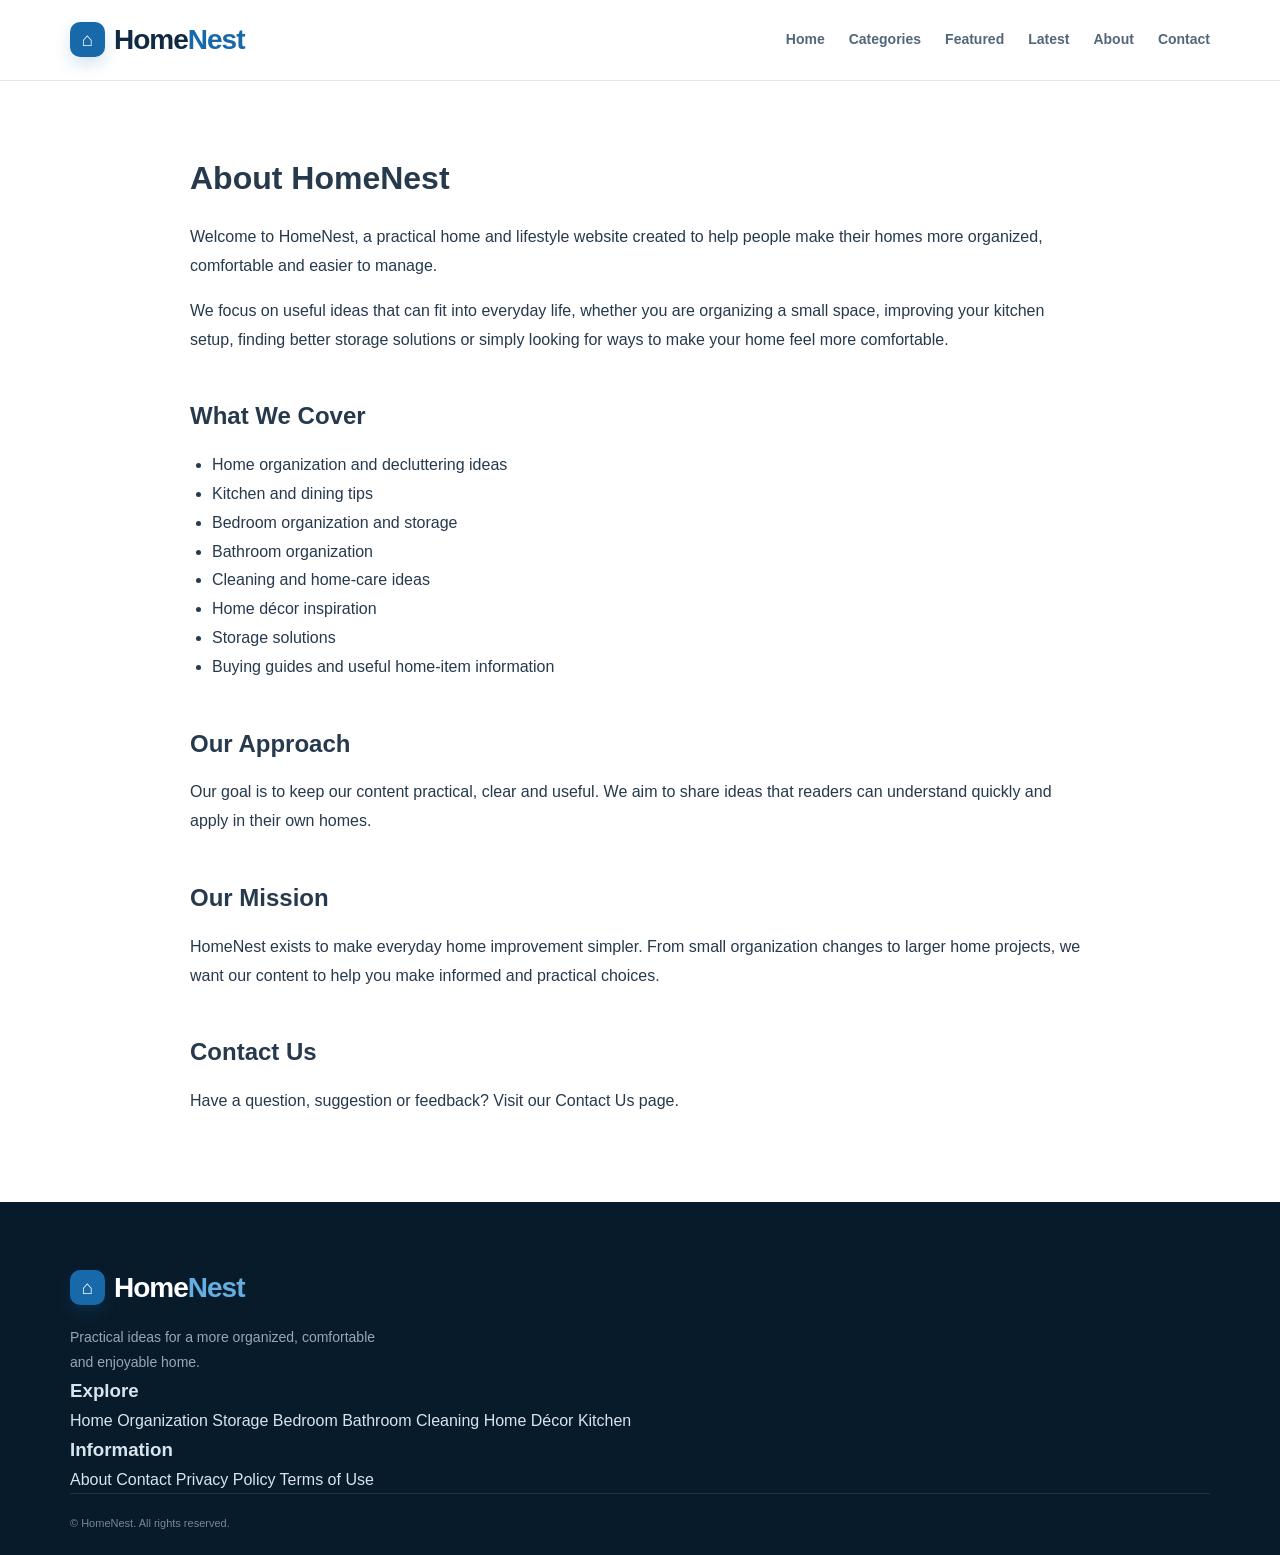
<file: about.html>
<!DOCTYPE html>
<html lang="en">
<head>
  <meta charset="UTF-8">
  <meta name="viewport" content="width=device-width, initial-scale=1.0">

  <title>About Us — HomeNest</title>
  <meta name="description" content="Learn more about HomeNest and our mission to provide practical home ideas, organization tips and useful home-item guides.">
  <meta name="robots" content="index, follow">
  <link rel="canonical" href="https://hamzaishaq033-boop.github.io/homenest/about.html">
  <link rel="stylesheet" href="style.css">

  <style>
    .simple-page {
      padding: 70px 20px;
    }

    .simple-page-inner {
      max-width: 900px;
      margin: 0 auto;
    }

    .simple-page h1 {
      margin-bottom: 18px;
    }

    .simple-page h2 {
      margin-top: 42px;
      margin-bottom: 14px;
    }

    .simple-page p {
      line-height: 1.8;
      margin-bottom: 16px;
    }

    .simple-page ul {
      line-height: 1.8;
      padding-left: 22px;
    }
  </style>

  <script type="application/ld+json">
  {
    "@context": "https://schema.org",
    "@type": "AboutPage",
    "name": "About HomeNest",
    "url": "https://hamzaishaq033-boop.github.io/homenest/about.html",
    "description": "Learn more about HomeNest and our mission to provide practical home ideas, organization tips and useful home-item guides.",
    "isPartOf": {
      "@type": "WebSite",
      "name": "HomeNest",
      "url": "https://hamzaishaq033-boop.github.io/homenest/"
    }
  }
  </script>
</head>

<body>

  <header class="site-header">
    <div class="container header-inner">
      <a href="index.html" class="logo" aria-label="HomeNest Home">
        <span class="logo-mark">⌂</span>
        <span class="logo-text">Home<span>Nest</span></span>
      </a>

      <nav class="main-nav" aria-label="Main navigation">
        <a href="index.html">Home</a>
        <a href="index.html#categories">Categories</a>
        <a href="index.html#featured-articles">Featured</a>
        <a href="index.html#latest-articles">Latest</a>
        <a href="about.html">About</a>
        <a href="contact.html">Contact</a>
      </nav>
    </div>
  </header>

  <main class="simple-page">
    <div class="simple-page-inner">

      <h1>About HomeNest</h1>

      <p>
        Welcome to HomeNest, a practical home and lifestyle website created
        to help people make their homes more organized, comfortable and
        easier to manage.
      </p>

      <p>
        We focus on useful ideas that can fit into everyday life, whether
        you are organizing a small space, improving your kitchen setup,
        finding better storage solutions or simply looking for ways to
        make your home feel more comfortable.
      </p>

      <h2>What We Cover</h2>

      <ul>
        <li>Home organization and decluttering ideas</li>
        <li>Kitchen and dining tips</li>
        <li>Bedroom organization and storage</li>
        <li>Bathroom organization</li>
        <li>Cleaning and home-care ideas</li>
        <li>Home décor inspiration</li>
        <li>Storage solutions</li>
        <li>Buying guides and useful home-item information</li>
      </ul>

      <h2>Our Approach</h2>

      <p>
        Our goal is to keep our content practical, clear and useful.
        We aim to share ideas that readers can understand quickly and
        apply in their own homes.
      </p>

      <h2>Our Mission</h2>

      <p>
        HomeNest exists to make everyday home improvement simpler.
        From small organization changes to larger home projects, we
        want our content to help you make informed and practical choices.
      </p>

      <h2>Contact Us</h2>

      <p>
        Have a question, suggestion or feedback? Visit our
        <a href="contact.html">Contact Us</a> page.
      </p>

    </div>
  </main>

  <footer class="site-footer">
    <div class="container">

      <div class="footer-grid">

        <div class="footer-brand">
          <a href="index.html" class="logo">
            <span class="logo-mark">⌂</span>
            <span class="logo-text">Home<span>Nest</span></span>
          </a>

          <p>
            Practical ideas for a more organized, comfortable and
            enjoyable home.
          </p>
        </div>

        <div class="footer-links">
          <h3>Explore</h3>
          <a href="index.html">Home</a>
          <a href="article.html">Organization</a>
          <a href="storage.html">Storage</a>
          <a href="bedroom.html">Bedroom</a>
          <a href="bathroom.html">Bathroom</a>
          <a href="cleaning.html">Cleaning</a>
          <a href="decor.html">Home Décor</a>
          <a href="food-storage.html">Kitchen</a>
        </div>

        <div class="footer-links">
          <h3>Information</h3>
          <a href="about.html">About</a>
          <a href="contact.html">Contact</a>
          <a href="privacy.html">Privacy Policy</a>
          <a href="terms.html">Terms of Use</a>
        </div>

      </div>

      <div class="footer-bottom">
        <p>© <span id="year"></span> HomeNest. All rights reserved.</p>
      </div>

    </div>
  </footer>

  <script src="script.js"></script>
</body>
</html>
</file>
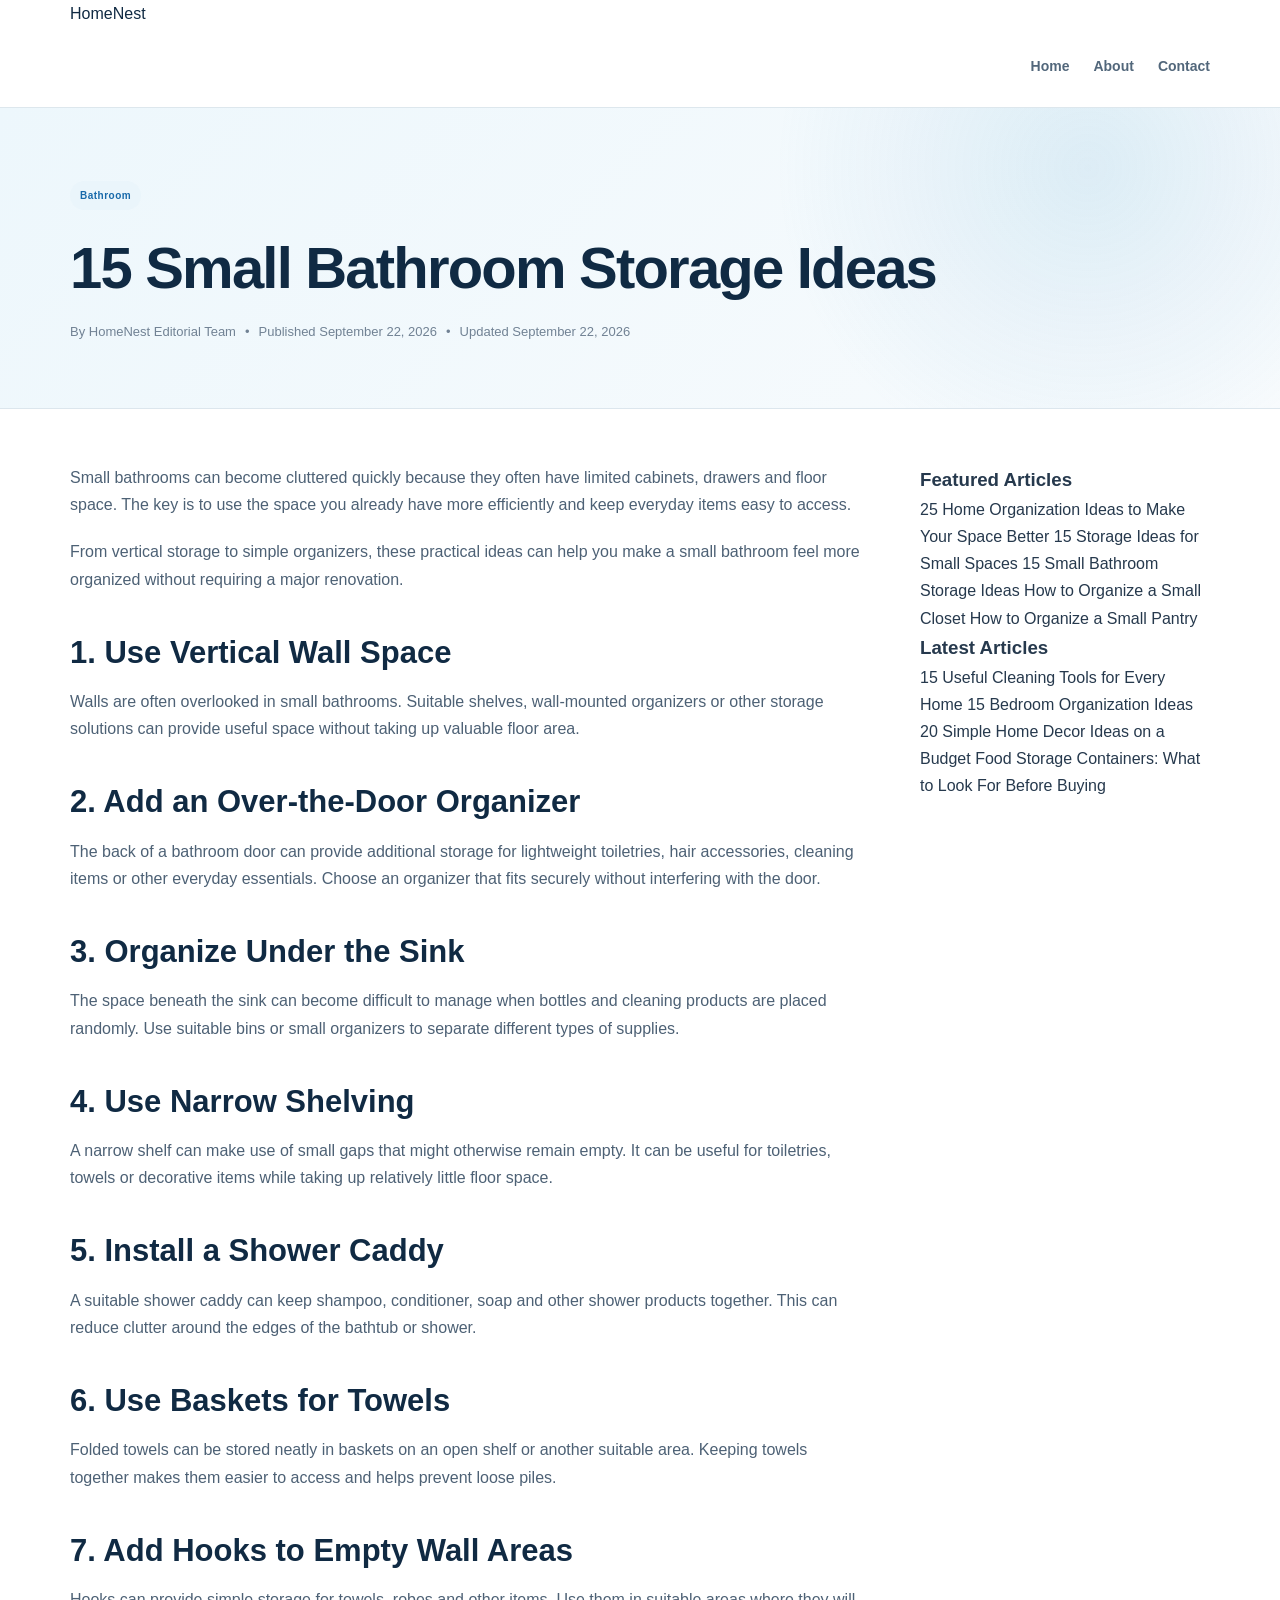
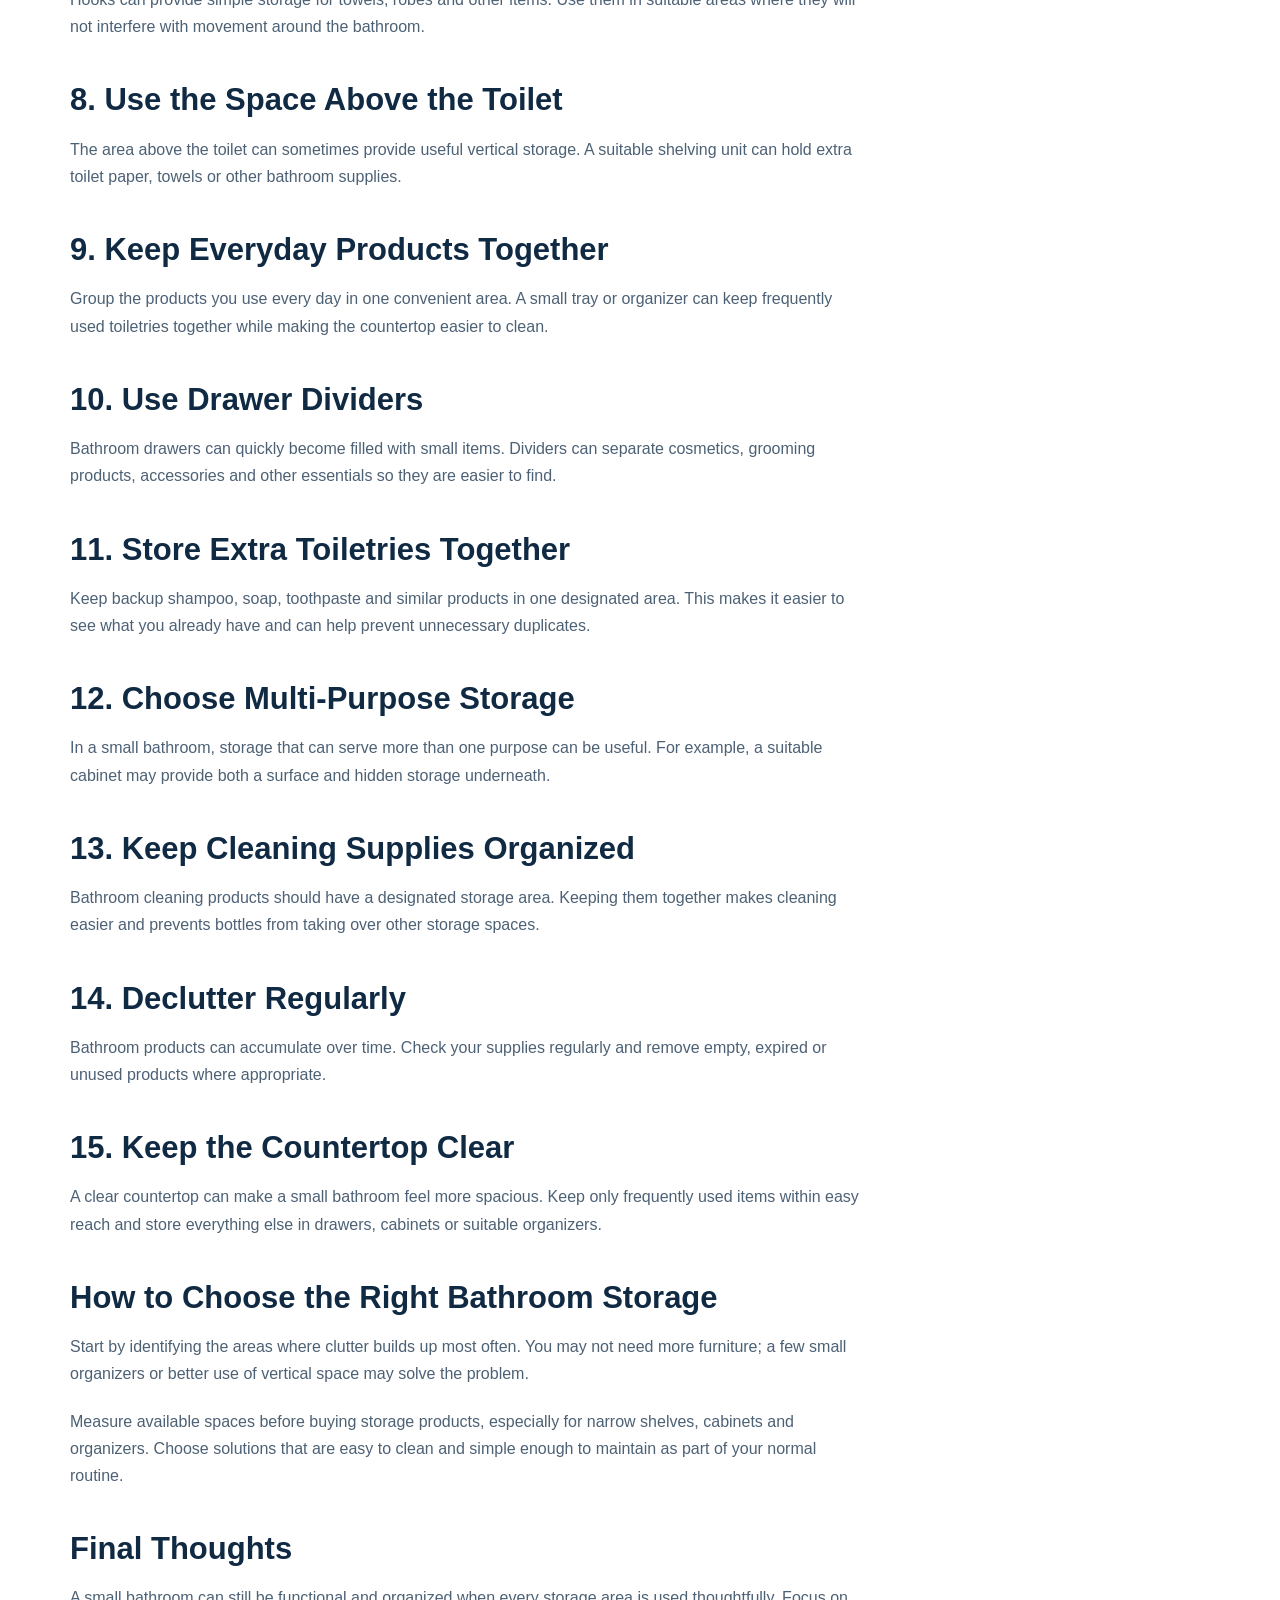
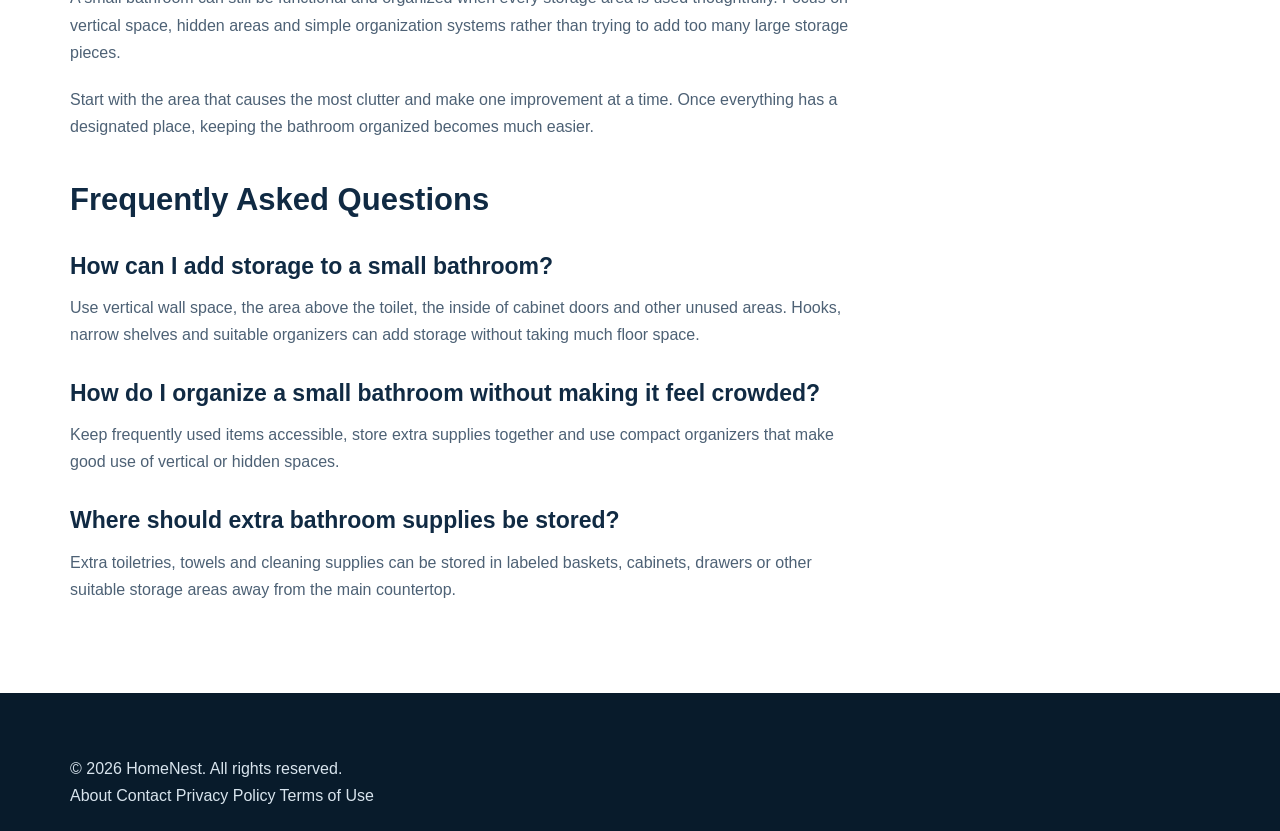
<file: bathroom.html>
<!DOCTYPE html>
<html lang="en">
<head>
  <meta charset="UTF-8">
  <meta name="viewport" content="width=device-width, initial-scale=1.0">

  <title>15 Small Bathroom Storage Ideas | HomeNest</title>
  <meta name="description" content="Discover 15 practical small bathroom storage ideas to organize toiletries, towels, cleaning supplies and everyday essentials while making better use of limited space.">
  <meta name="author" content="HomeNest Editorial Team">

  <link rel="canonical" href="https://hamzaishaq033-boop.github.io/homenest/bathroom.html">

  <meta name="google-site-verification" content="PO2u_43AuDkF5000Yihf53EzfjlhtuflF50HynwcxQ">

  <meta property="og:type" content="article">
  <meta property="og:title" content="15 Small Bathroom Storage Ideas | HomeNest">
  <meta property="og:description" content="Discover 15 practical small bathroom storage ideas to organize toiletries, towels, cleaning supplies and everyday essentials while making better use of limited space.">
  <meta property="og:url" content="https://hamzaishaq033-boop.github.io/homenest/bathroom.html">
  <meta property="og:site_name" content="HomeNest">

  <meta name="twitter:card" content="summary">
  <meta name="twitter:title" content="15 Small Bathroom Storage Ideas | HomeNest">
  <meta name="twitter:description" content="Discover 15 practical small bathroom storage ideas to organize toiletries, towels, cleaning supplies and everyday essentials while making better use of limited space.">

  <link rel="stylesheet" href="style.css">

  <script type="application/ld+json">
  {
    "@context": "https://schema.org",
    "@type": "Article",
    "mainEntityOfPage": {
      "@type": "WebPage",
      "@id": "https://hamzaishaq033-boop.github.io/homenest/bathroom.html"
    },
    "headline": "15 Small Bathroom Storage Ideas",
    "description": "Discover 15 practical small bathroom storage ideas to organize toiletries, towels, cleaning supplies and everyday essentials while making better use of limited space.",
    "author": {
      "@type": "Organization",
      "name": "HomeNest Editorial Team"
    },
    "publisher": {
      "@type": "Organization",
      "name": "HomeNest",
      "url": "https://hamzaishaq033-boop.github.io/homenest/"
    },
    "datePublished": "2026-09-22",
    "dateModified": "2026-09-22",
    "articleSection": "Bathroom",
    "inLanguage": "en"
  }
  </script>

  <script type="application/ld+json">
  {
    "@context": "https://schema.org",
    "@type": "WebSite",
    "name": "HomeNest",
    "url": "https://hamzaishaq033-boop.github.io/homenest/"
  }
  </script>

  <script type="application/ld+json">
  {
    "@context": "https://schema.org",
    "@type": "Organization",
    "name": "HomeNest",
    "url": "https://hamzaishaq033-boop.github.io/homenest/"
  }
  </script>

  <script type="application/ld+json">
  {
    "@context": "https://schema.org",
    "@type": "BreadcrumbList",
    "itemListElement": [
      {
        "@type": "ListItem",
        "position": 1,
        "name": "Home",
        "item": "https://hamzaishaq033-boop.github.io/homenest/"
      },
      {
        "@type": "ListItem",
        "position": 2,
        "name": "Bathroom Storage",
        "item": "https://hamzaishaq033-boop.github.io/homenest/bathroom.html"
      }
    ]
  }
  </script>

  <script type="application/ld+json">
  {
    "@context": "https://schema.org",
    "@type": "FAQPage",
    "mainEntity": [
      {
        "@type": "Question",
        "name": "How can I add storage to a small bathroom?",
        "acceptedAnswer": {
          "@type": "Answer",
          "text": "Use vertical wall space, the area above the toilet, the inside of cabinet doors and other unused areas. Hooks, narrow shelves and suitable organizers can add storage without taking much floor space."
        }
      },
      {
        "@type": "Question",
        "name": "How do I organize a small bathroom without making it feel crowded?",
        "acceptedAnswer": {
          "@type": "Answer",
          "text": "Keep frequently used items accessible, store extra supplies together and use compact organizers that make good use of vertical or hidden spaces."
        }
      },
      {
        "@type": "Question",
        "name": "Where should extra bathroom supplies be stored?",
        "acceptedAnswer": {
          "@type": "Answer",
          "text": "Extra toiletries, towels and cleaning supplies can be stored in labeled baskets, cabinets, drawers or other suitable storage areas away from the main countertop."
        }
      }
    ]
  }
  </script>
</head>

<body>

  <header class="site-header">
    <div class="container">
      <a href="index.html" class="logo">HomeNest</a>

      <nav class="main-nav" aria-label="Main navigation">
        <a href="index.html">Home</a>
        <a href="about.html">About</a>
        <a href="contact.html">Contact</a>
      </nav>
    </div>
  </header>

  <main>

    <section class="article-hero">
      <div class="container">
        <span class="article-category">Bathroom</span>

        <h1>15 Small Bathroom Storage Ideas</h1>

        <div class="article-meta">
          <span>By HomeNest Editorial Team</span>
          <span>•</span>
          <span>Published September 22, 2026</span>
          <span>•</span>
          <span>Updated September 22, 2026</span>
        </div>
      </div>
    </section>

    <div class="container article-layout">

      <article class="article-content">

        <p class="article-intro">
          Small bathrooms can become cluttered quickly because they often have limited cabinets, drawers and floor space. The key is to use the space you already have more efficiently and keep everyday items easy to access.
        </p>

        <p>
          From vertical storage to simple organizers, these practical ideas can help you make a small bathroom feel more organized without requiring a major renovation.
        </p>

        <h2>1. Use Vertical Wall Space</h2>
        <p>
          Walls are often overlooked in small bathrooms. Suitable shelves, wall-mounted organizers or other storage solutions can provide useful space without taking up valuable floor area.
        </p>

        <h2>2. Add an Over-the-Door Organizer</h2>
        <p>
          The back of a bathroom door can provide additional storage for lightweight toiletries, hair accessories, cleaning items or other everyday essentials. Choose an organizer that fits securely without interfering with the door.
        </p>

        <h2>3. Organize Under the Sink</h2>
        <p>
          The space beneath the sink can become difficult to manage when bottles and cleaning products are placed randomly. Use suitable bins or small organizers to separate different types of supplies.
        </p>

        <h2>4. Use Narrow Shelving</h2>
        <p>
          A narrow shelf can make use of small gaps that might otherwise remain empty. It can be useful for toiletries, towels or decorative items while taking up relatively little floor space.
        </p>

        <h2>5. Install a Shower Caddy</h2>
        <p>
          A suitable shower caddy can keep shampoo, conditioner, soap and other shower products together. This can reduce clutter around the edges of the bathtub or shower.
        </p>

        <h2>6. Use Baskets for Towels</h2>
        <p>
          Folded towels can be stored neatly in baskets on an open shelf or another suitable area. Keeping towels together makes them easier to access and helps prevent loose piles.
        </p>

        <h2>7. Add Hooks to Empty Wall Areas</h2>
        <p>
          Hooks can provide simple storage for towels, robes and other items. Use them in suitable areas where they will not interfere with movement around the bathroom.
        </p>

        <h2>8. Use the Space Above the Toilet</h2>
        <p>
          The area above the toilet can sometimes provide useful vertical storage. A suitable shelving unit can hold extra toilet paper, towels or other bathroom supplies.
        </p>

        <h2>9. Keep Everyday Products Together</h2>
        <p>
          Group the products you use every day in one convenient area. A small tray or organizer can keep frequently used toiletries together while making the countertop easier to clean.
        </p>

        <h2>10. Use Drawer Dividers</h2>
        <p>
          Bathroom drawers can quickly become filled with small items. Dividers can separate cosmetics, grooming products, accessories and other essentials so they are easier to find.
        </p>

        <h2>11. Store Extra Toiletries Together</h2>
        <p>
          Keep backup shampoo, soap, toothpaste and similar products in one designated area. This makes it easier to see what you already have and can help prevent unnecessary duplicates.
        </p>

        <h2>12. Choose Multi-Purpose Storage</h2>
        <p>
          In a small bathroom, storage that can serve more than one purpose can be useful. For example, a suitable cabinet may provide both a surface and hidden storage underneath.
        </p>

        <h2>13. Keep Cleaning Supplies Organized</h2>
        <p>
          Bathroom cleaning products should have a designated storage area. Keeping them together makes cleaning easier and prevents bottles from taking over other storage spaces.
        </p>

        <h2>14. Declutter Regularly</h2>
        <p>
          Bathroom products can accumulate over time. Check your supplies regularly and remove empty, expired or unused products where appropriate.
        </p>

        <h2>15. Keep the Countertop Clear</h2>
        <p>
          A clear countertop can make a small bathroom feel more spacious. Keep only frequently used items within easy reach and store everything else in drawers, cabinets or suitable organizers.
        </p>

        <h2>How to Choose the Right Bathroom Storage</h2>

        <p>
          Start by identifying the areas where clutter builds up most often. You may not need more furniture; a few small organizers or better use of vertical space may solve the problem.
        </p>

        <p>
          Measure available spaces before buying storage products, especially for narrow shelves, cabinets and organizers. Choose solutions that are easy to clean and simple enough to maintain as part of your normal routine.
        </p>

        <h2>Final Thoughts</h2>

        <p>
          A small bathroom can still be functional and organized when every storage area is used thoughtfully. Focus on vertical space, hidden areas and simple organization systems rather than trying to add too many large storage pieces.
        </p>

        <p>
          Start with the area that causes the most clutter and make one improvement at a time. Once everything has a designated place, keeping the bathroom organized becomes much easier.
        </p>

        <h2>Frequently Asked Questions</h2>

        <h3>How can I add storage to a small bathroom?</h3>
        <p>
          Use vertical wall space, the area above the toilet, the inside of cabinet doors and other unused areas. Hooks, narrow shelves and suitable organizers can add storage without taking much floor space.
        </p>

        <h3>How do I organize a small bathroom without making it feel crowded?</h3>
        <p>
          Keep frequently used items accessible, store extra supplies together and use compact organizers that make good use of vertical or hidden spaces.
        </p>

        <h3>Where should extra bathroom supplies be stored?</h3>
        <p>
          Extra toiletries, towels and cleaning supplies can be stored in labeled baskets, cabinets, drawers or other suitable storage areas away from the main countertop.
        </p>

      </article>

      <aside class="article-sidebar">

        <div class="sidebar-box">
          <h3>Featured Articles</h3>

          <a href="article.html">25 Home Organization Ideas to Make Your Space Better</a>
          <a href="storage.html">15 Storage Ideas for Small Spaces</a>
          <a href="bathroom.html">15 Small Bathroom Storage Ideas</a>
          <a href="closet.html">How to Organize a Small Closet</a>
          <a href="pantry.html">How to Organize a Small Pantry</a>
        </div>

        <div class="sidebar-box">
          <h3>Latest Articles</h3>

          <a href="cleaning.html">15 Useful Cleaning Tools for Every Home</a>
          <a href="bedroom.html">15 Bedroom Organization Ideas</a>
          <a href="decor.html">20 Simple Home Decor Ideas on a Budget</a>
          <a href="food-storage.html">Food Storage Containers: What to Look For Before Buying</a>
        </div>

      </aside>

    </div>

  </main>

  <footer class="site-footer">
    <div class="container">

      <p>&copy; 2026 HomeNest. All rights reserved.</p>

      <div class="footer-links">
        <a href="about.html">About</a>
        <a href="contact.html">Contact</a>
        <a href="privacy.html">Privacy Policy</a>
        <a href="terms.html">Terms of Use</a>
      </div>

    </div>
  </footer>

</body>
</html>
</file>
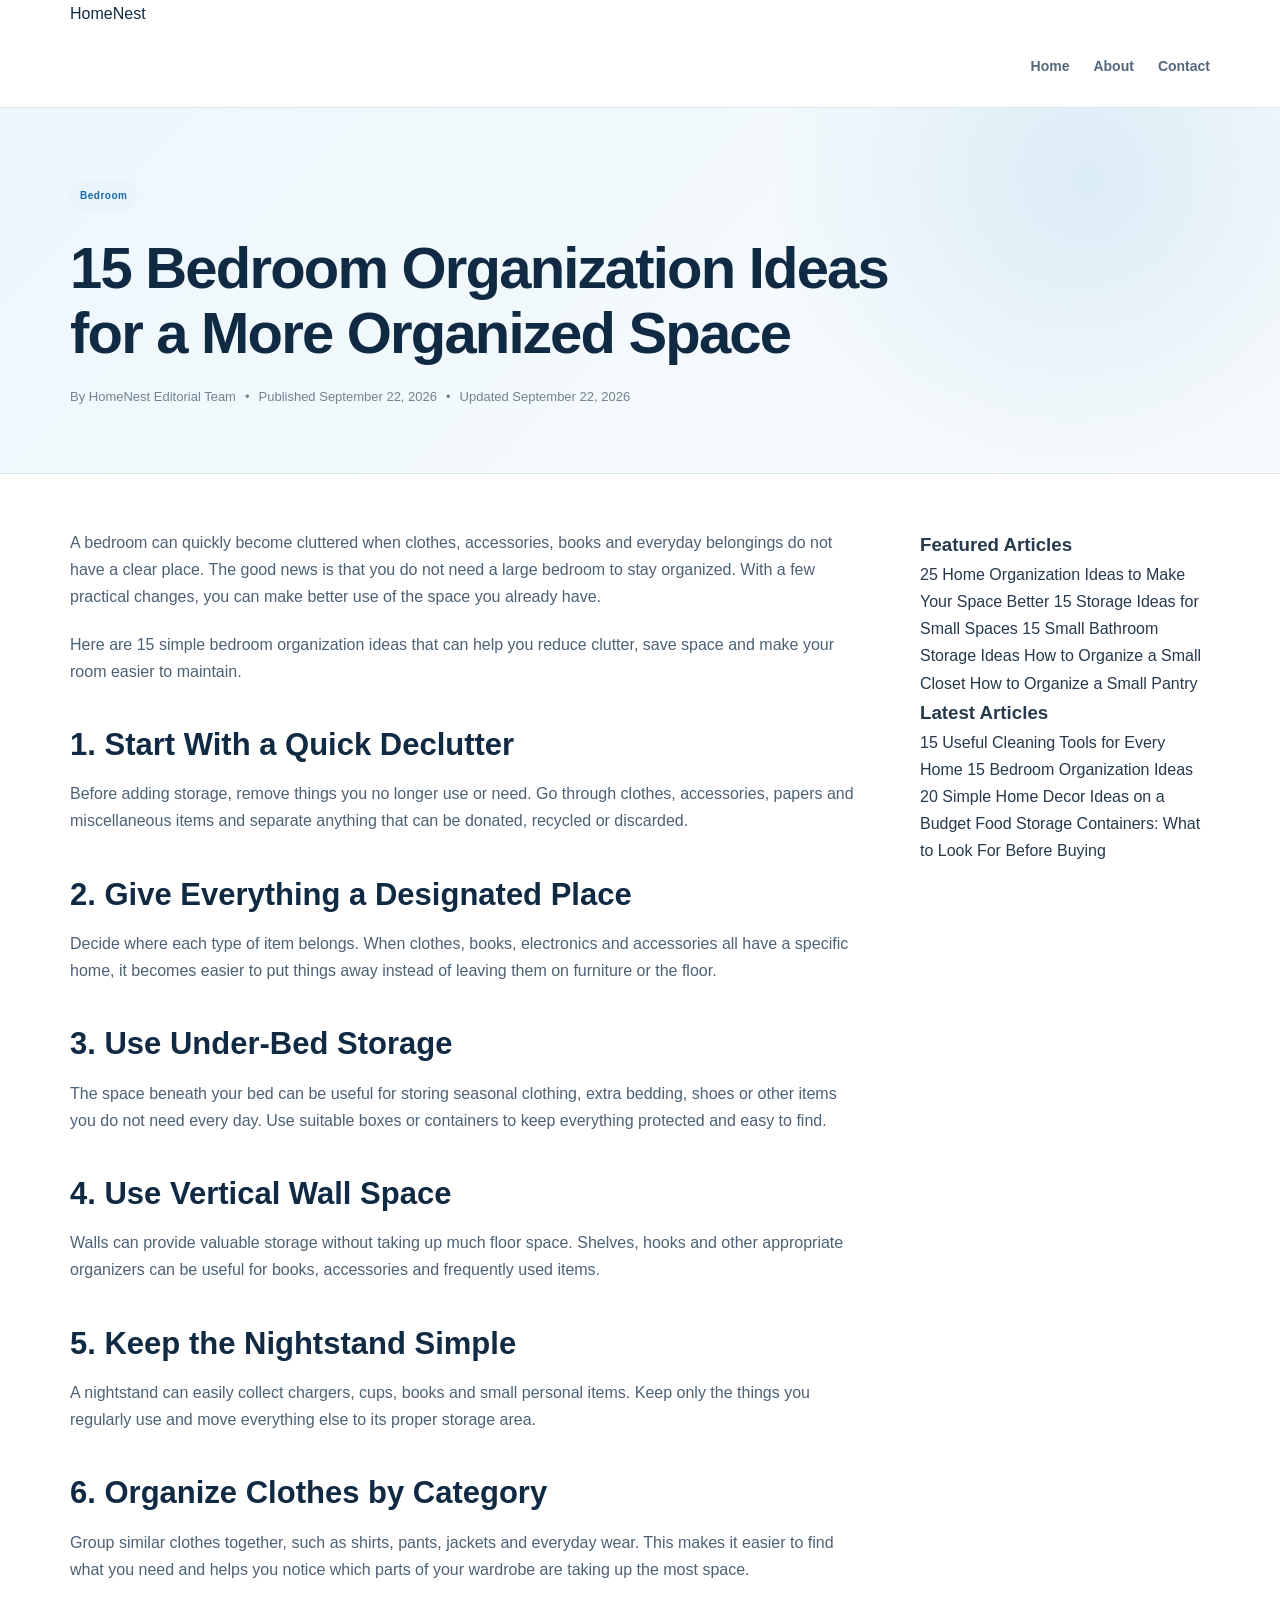
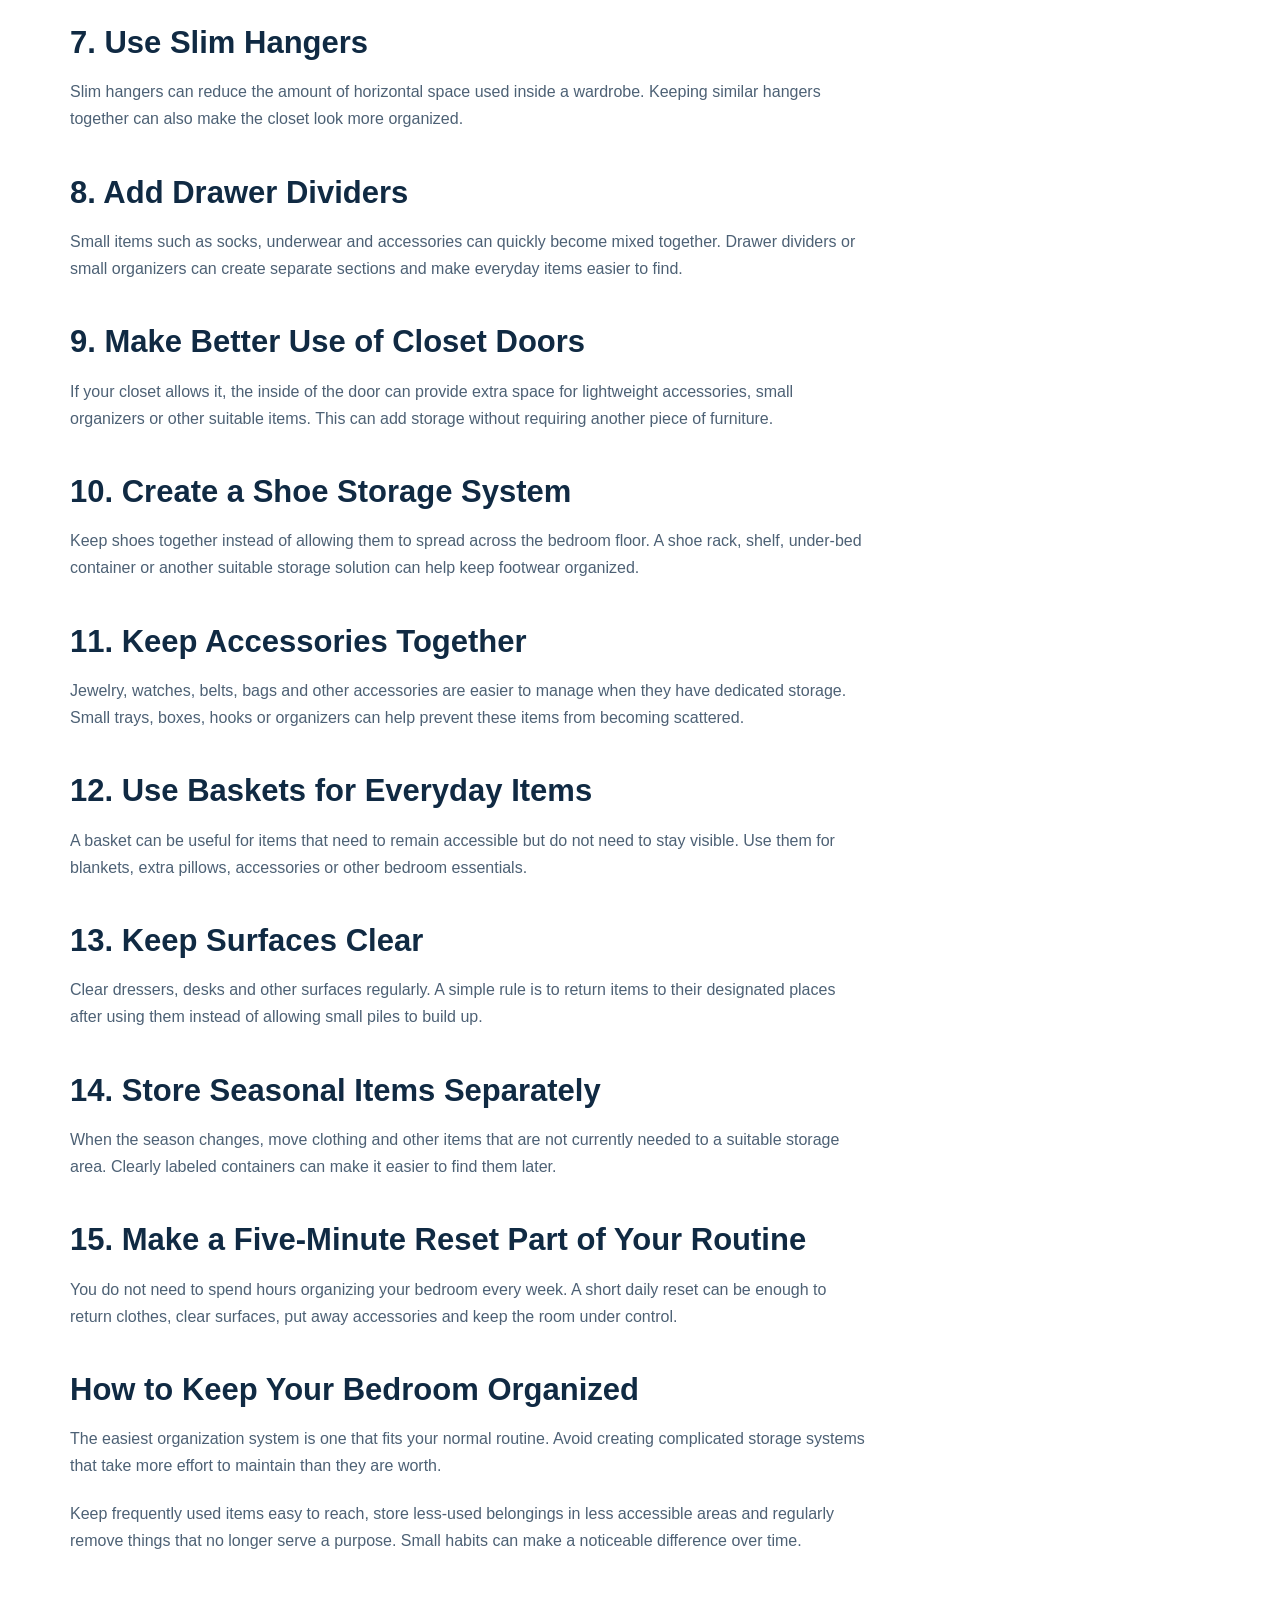
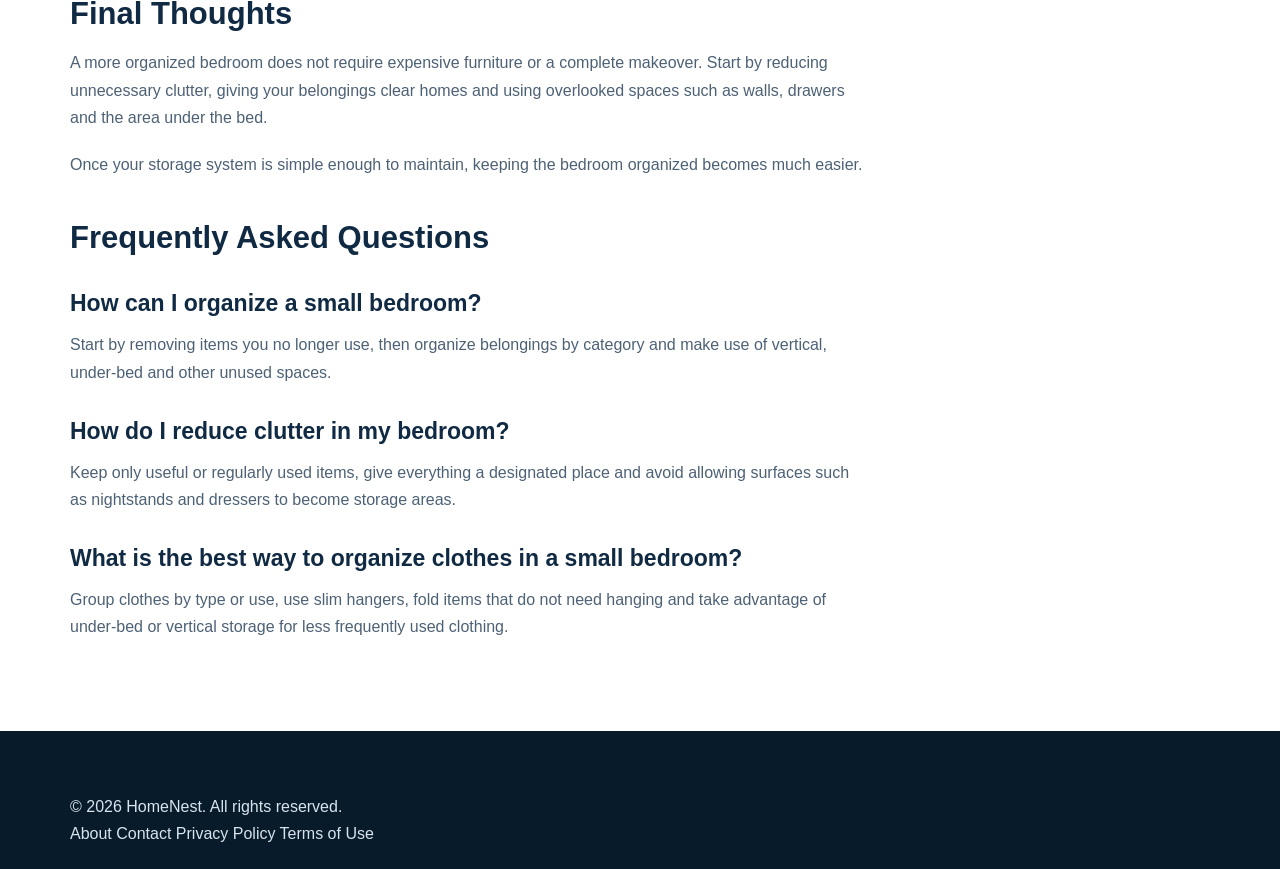
<file: bedroom.html>
<!DOCTYPE html>
<html lang="en">
<head>
  <meta charset="UTF-8">
  <meta name="viewport" content="width=device-width, initial-scale=1.0">

  <title>15 Bedroom Organization Ideas for a More Organized Space | HomeNest</title>
  <meta name="description" content="Discover 15 practical bedroom organization ideas to reduce clutter, save space and keep clothes, accessories and everyday essentials easier to manage.">
  <meta name="author" content="HomeNest Editorial Team">

  <link rel="canonical" href="https://hamzaishaq033-boop.github.io/homenest/bedroom.html">

  <meta name="google-site-verification" content="PO2u_43AuDkF5000Yihf53EzfjlhtuflF50HynwcxQ">

  <meta property="og:type" content="article">
  <meta property="og:title" content="15 Bedroom Organization Ideas for a More Organized Space | HomeNest">
  <meta property="og:description" content="Discover 15 practical bedroom organization ideas to reduce clutter, save space and keep clothes, accessories and everyday essentials easier to manage.">
  <meta property="og:url" content="https://hamzaishaq033-boop.github.io/homenest/bedroom.html">
  <meta property="og:site_name" content="HomeNest">

  <meta name="twitter:card" content="summary">
  <meta name="twitter:title" content="15 Bedroom Organization Ideas for a More Organized Space | HomeNest">
  <meta name="twitter:description" content="Discover 15 practical bedroom organization ideas to reduce clutter, save space and keep clothes, accessories and everyday essentials easier to manage.">

  <link rel="stylesheet" href="style.css">

  <script type="application/ld+json">
  {
    "@context": "https://schema.org",
    "@type": "Article",
    "mainEntityOfPage": {
      "@type": "WebPage",
      "@id": "https://hamzaishaq033-boop.github.io/homenest/bedroom.html"
    },
    "headline": "15 Bedroom Organization Ideas for a More Organized Space",
    "description": "Discover 15 practical bedroom organization ideas to reduce clutter, save space and keep clothes, accessories and everyday essentials easier to manage.",
    "author": {
      "@type": "Organization",
      "name": "HomeNest Editorial Team"
    },
    "publisher": {
      "@type": "Organization",
      "name": "HomeNest",
      "url": "https://hamzaishaq033-boop.github.io/homenest/"
    },
    "datePublished": "2026-09-22",
    "dateModified": "2026-09-22",
    "articleSection": "Bedroom",
    "inLanguage": "en"
  }
  </script>

  <script type="application/ld+json">
  {
    "@context": "https://schema.org",
    "@type": "WebSite",
    "name": "HomeNest",
    "url": "https://hamzaishaq033-boop.github.io/homenest/"
  }
  </script>

  <script type="application/ld+json">
  {
    "@context": "https://schema.org",
    "@type": "Organization",
    "name": "HomeNest",
    "url": "https://hamzaishaq033-boop.github.io/homenest/"
  }
  </script>

  <script type="application/ld+json">
  {
    "@context": "https://schema.org",
    "@type": "BreadcrumbList",
    "itemListElement": [
      {
        "@type": "ListItem",
        "position": 1,
        "name": "Home",
        "item": "https://hamzaishaq033-boop.github.io/homenest/"
      },
      {
        "@type": "ListItem",
        "position": 2,
        "name": "Bedroom Organization",
        "item": "https://hamzaishaq033-boop.github.io/homenest/bedroom.html"
      }
    ]
  }
  </script>

  <script type="application/ld+json">
  {
    "@context": "https://schema.org",
    "@type": "FAQPage",
    "mainEntity": [
      {
        "@type": "Question",
        "name": "How can I organize a small bedroom?",
        "acceptedAnswer": {
          "@type": "Answer",
          "text": "Start by removing items you no longer use, then organize belongings by category and make use of vertical, under-bed and other unused spaces."
        }
      },
      {
        "@type": "Question",
        "name": "How do I reduce clutter in my bedroom?",
        "acceptedAnswer": {
          "@type": "Answer",
          "text": "Keep only useful or regularly used items, give everything a designated place and avoid allowing surfaces such as nightstands and dressers to become storage areas."
        }
      },
      {
        "@type": "Question",
        "name": "What is the best way to organize clothes in a small bedroom?",
        "acceptedAnswer": {
          "@type": "Answer",
          "text": "Group clothes by type or use, use slim hangers, fold items that do not need hanging and take advantage of under-bed or vertical storage for less frequently used clothing."
        }
      }
    ]
  }
  </script>
</head>

<body>

  <header class="site-header">
    <div class="container">
      <a href="index.html" class="logo">HomeNest</a>

      <nav class="main-nav" aria-label="Main navigation">
        <a href="index.html">Home</a>
        <a href="about.html">About</a>
        <a href="contact.html">Contact</a>
      </nav>
    </div>
  </header>

  <main>

    <section class="article-hero">
      <div class="container">
        <span class="article-category">Bedroom</span>

        <h1>15 Bedroom Organization Ideas for a More Organized Space</h1>

        <div class="article-meta">
          <span>By HomeNest Editorial Team</span>
          <span>•</span>
          <span>Published September 22, 2026</span>
          <span>•</span>
          <span>Updated September 22, 2026</span>
        </div>
      </div>
    </section>

    <div class="container article-layout">

      <article class="article-content">

        <p class="article-intro">
          A bedroom can quickly become cluttered when clothes, accessories, books and everyday belongings do not have a clear place. The good news is that you do not need a large bedroom to stay organized. With a few practical changes, you can make better use of the space you already have.
        </p>

        <p>
          Here are 15 simple bedroom organization ideas that can help you reduce clutter, save space and make your room easier to maintain.
        </p>

        <h2>1. Start With a Quick Declutter</h2>
        <p>
          Before adding storage, remove things you no longer use or need. Go through clothes, accessories, papers and miscellaneous items and separate anything that can be donated, recycled or discarded.
        </p>

        <h2>2. Give Everything a Designated Place</h2>
        <p>
          Decide where each type of item belongs. When clothes, books, electronics and accessories all have a specific home, it becomes easier to put things away instead of leaving them on furniture or the floor.
        </p>

        <h2>3. Use Under-Bed Storage</h2>
        <p>
          The space beneath your bed can be useful for storing seasonal clothing, extra bedding, shoes or other items you do not need every day. Use suitable boxes or containers to keep everything protected and easy to find.
        </p>

        <h2>4. Use Vertical Wall Space</h2>
        <p>
          Walls can provide valuable storage without taking up much floor space. Shelves, hooks and other appropriate organizers can be useful for books, accessories and frequently used items.
        </p>

        <h2>5. Keep the Nightstand Simple</h2>
        <p>
          A nightstand can easily collect chargers, cups, books and small personal items. Keep only the things you regularly use and move everything else to its proper storage area.
        </p>

        <h2>6. Organize Clothes by Category</h2>
        <p>
          Group similar clothes together, such as shirts, pants, jackets and everyday wear. This makes it easier to find what you need and helps you notice which parts of your wardrobe are taking up the most space.
        </p>

        <h2>7. Use Slim Hangers</h2>
        <p>
          Slim hangers can reduce the amount of horizontal space used inside a wardrobe. Keeping similar hangers together can also make the closet look more organized.
        </p>

        <h2>8. Add Drawer Dividers</h2>
        <p>
          Small items such as socks, underwear and accessories can quickly become mixed together. Drawer dividers or small organizers can create separate sections and make everyday items easier to find.
        </p>

        <h2>9. Make Better Use of Closet Doors</h2>
        <p>
          If your closet allows it, the inside of the door can provide extra space for lightweight accessories, small organizers or other suitable items. This can add storage without requiring another piece of furniture.
        </p>

        <h2>10. Create a Shoe Storage System</h2>
        <p>
          Keep shoes together instead of allowing them to spread across the bedroom floor. A shoe rack, shelf, under-bed container or another suitable storage solution can help keep footwear organized.
        </p>

        <h2>11. Keep Accessories Together</h2>
        <p>
          Jewelry, watches, belts, bags and other accessories are easier to manage when they have dedicated storage. Small trays, boxes, hooks or organizers can help prevent these items from becoming scattered.
        </p>

        <h2>12. Use Baskets for Everyday Items</h2>
        <p>
          A basket can be useful for items that need to remain accessible but do not need to stay visible. Use them for blankets, extra pillows, accessories or other bedroom essentials.
        </p>

        <h2>13. Keep Surfaces Clear</h2>
        <p>
          Clear dressers, desks and other surfaces regularly. A simple rule is to return items to their designated places after using them instead of allowing small piles to build up.
        </p>

        <h2>14. Store Seasonal Items Separately</h2>
        <p>
          When the season changes, move clothing and other items that are not currently needed to a suitable storage area. Clearly labeled containers can make it easier to find them later.
        </p>

        <h2>15. Make a Five-Minute Reset Part of Your Routine</h2>
        <p>
          You do not need to spend hours organizing your bedroom every week. A short daily reset can be enough to return clothes, clear surfaces, put away accessories and keep the room under control.
        </p>

        <h2>How to Keep Your Bedroom Organized</h2>

        <p>
          The easiest organization system is one that fits your normal routine. Avoid creating complicated storage systems that take more effort to maintain than they are worth.
        </p>

        <p>
          Keep frequently used items easy to reach, store less-used belongings in less accessible areas and regularly remove things that no longer serve a purpose. Small habits can make a noticeable difference over time.
        </p>

        <h2>Final Thoughts</h2>

        <p>
          A more organized bedroom does not require expensive furniture or a complete makeover. Start by reducing unnecessary clutter, giving your belongings clear homes and using overlooked spaces such as walls, drawers and the area under the bed.
        </p>

        <p>
          Once your storage system is simple enough to maintain, keeping the bedroom organized becomes much easier.
        </p>

        <h2>Frequently Asked Questions</h2>

        <h3>How can I organize a small bedroom?</h3>
        <p>
          Start by removing items you no longer use, then organize belongings by category and make use of vertical, under-bed and other unused spaces.
        </p>

        <h3>How do I reduce clutter in my bedroom?</h3>
        <p>
          Keep only useful or regularly used items, give everything a designated place and avoid allowing surfaces such as nightstands and dressers to become storage areas.
        </p>

        <h3>What is the best way to organize clothes in a small bedroom?</h3>
        <p>
          Group clothes by type or use, use slim hangers, fold items that do not need hanging and take advantage of under-bed or vertical storage for less frequently used clothing.
        </p>

      </article>

      <aside class="article-sidebar">

        <div class="sidebar-box">
          <h3>Featured Articles</h3>

          <a href="article.html">25 Home Organization Ideas to Make Your Space Better</a>
          <a href="storage.html">15 Storage Ideas for Small Spaces</a>
          <a href="bathroom.html">15 Small Bathroom Storage Ideas</a>
          <a href="closet.html">How to Organize a Small Closet</a>
          <a href="pantry.html">How to Organize a Small Pantry</a>
        </div>

        <div class="sidebar-box">
          <h3>Latest Articles</h3>

          <a href="cleaning.html">15 Useful Cleaning Tools for Every Home</a>
          <a href="bedroom.html">15 Bedroom Organization Ideas</a>
          <a href="decor.html">20 Simple Home Decor Ideas on a Budget</a>
          <a href="food-storage.html">Food Storage Containers: What to Look For Before Buying</a>
        </div>

      </aside>

    </div>

  </main>

  <footer class="site-footer">
    <div class="container">

      <p>&copy; 2026 HomeNest. All rights reserved.</p>

      <div class="footer-links">
        <a href="about.html">About</a>
        <a href="contact.html">Contact</a>
        <a href="privacy.html">Privacy Policy</a>
        <a href="terms.html">Terms of Use</a>
      </div>

    </div>
  </footer>

</body>
</html>
</file>
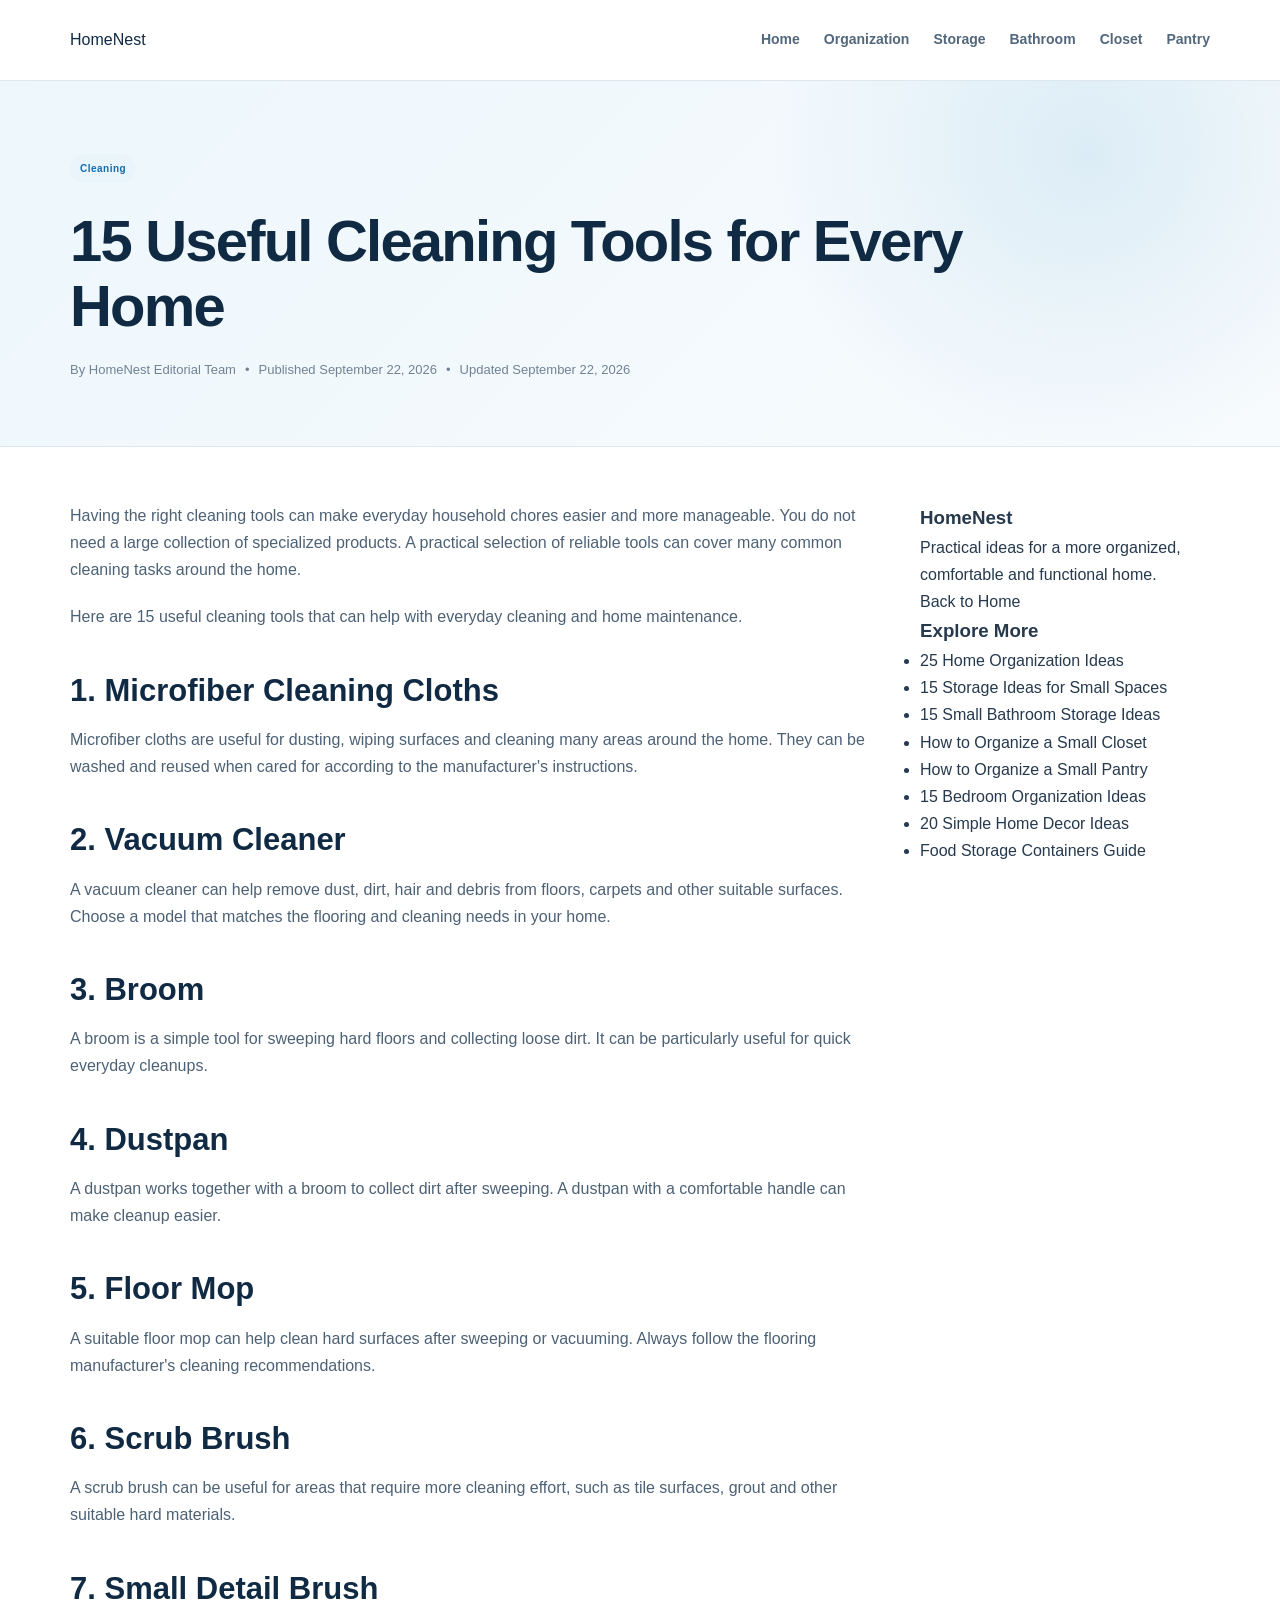
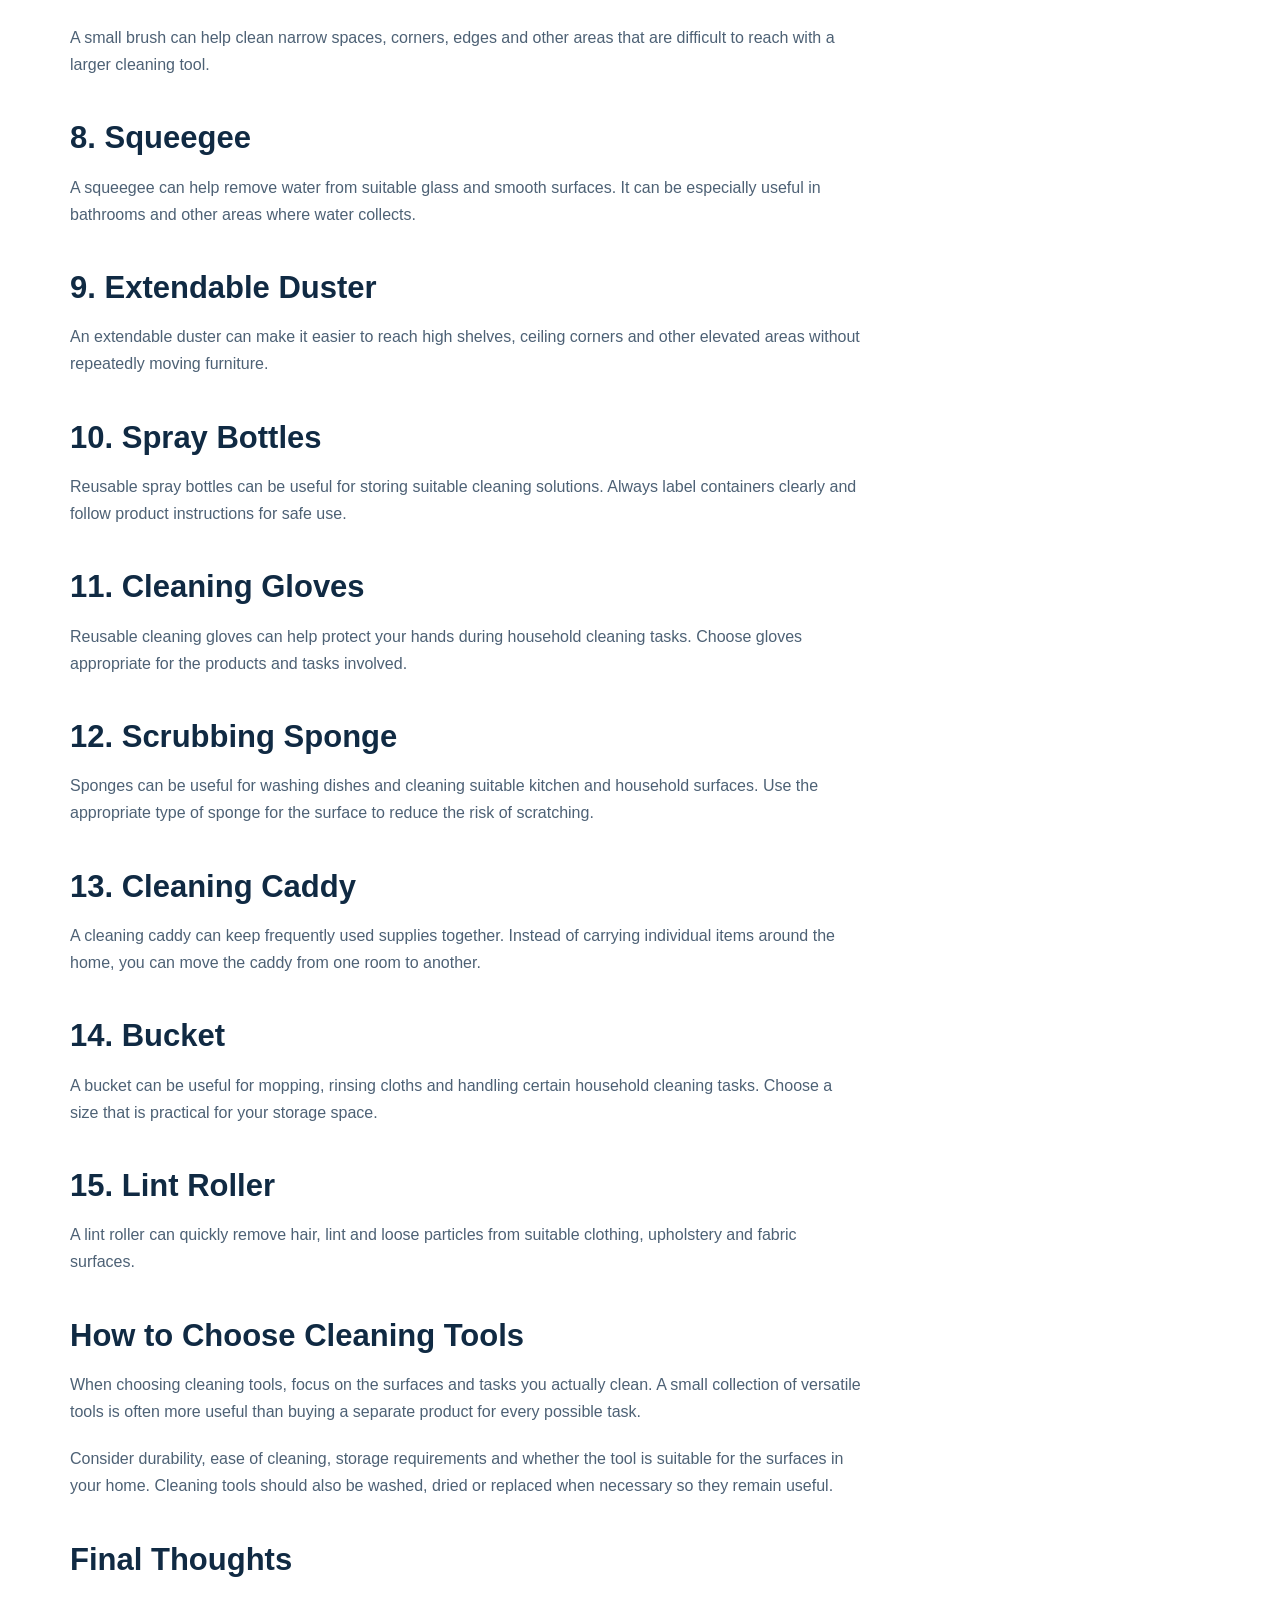
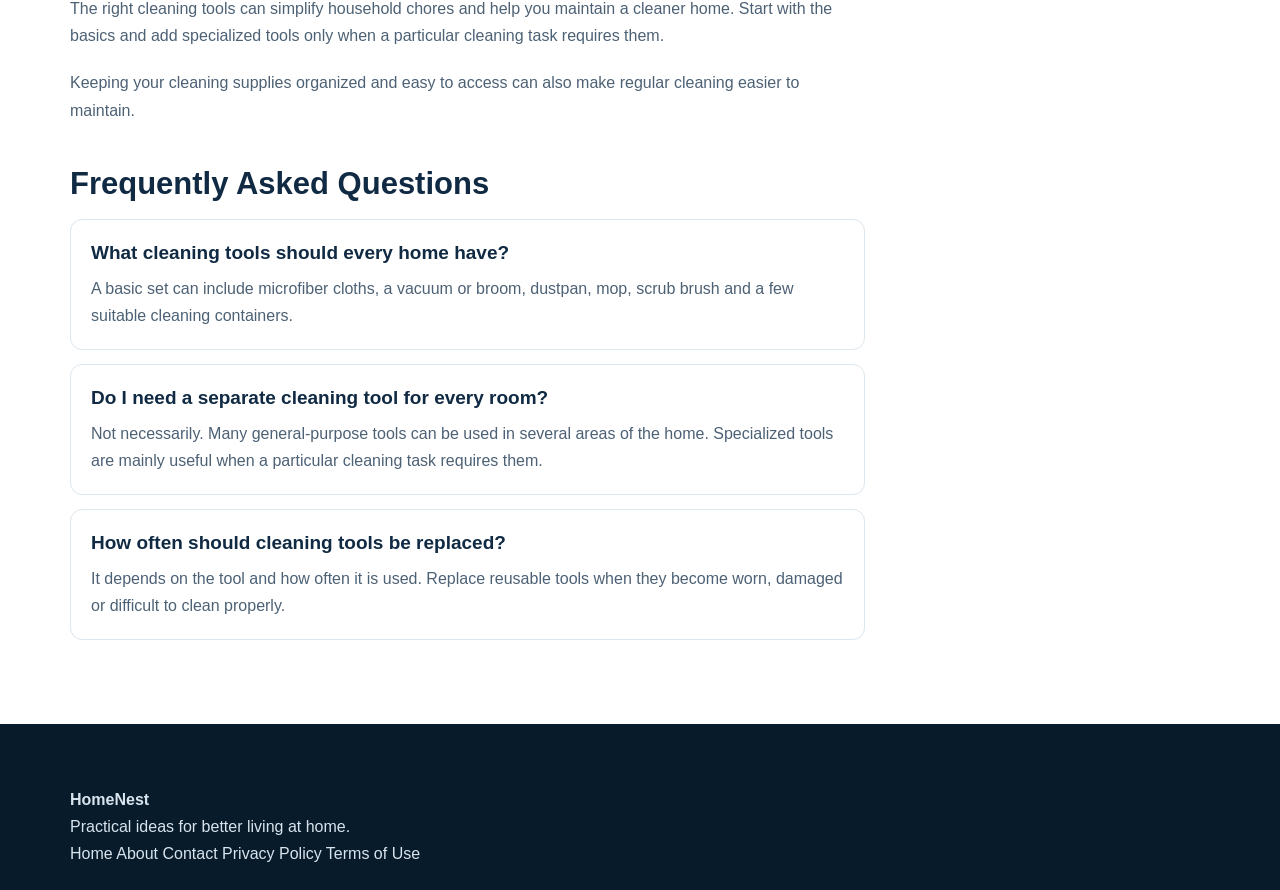
<file: cleaning.html>
<!DOCTYPE html>
<html lang="en">
<head>
<meta charset="UTF-8">
<meta name="viewport" content="width=device-width, initial-scale=1.0">

<title>15 Useful Cleaning Tools for Every Home | HomeNest</title>
<meta name="description" content="Discover 15 useful cleaning tools that can make everyday home cleaning easier, faster and more organized.">
<meta name="author" content="HomeNest Editorial Team">

<link rel="canonical" href="https://hamzaishaq033-boop.github.io/homenest/cleaning.html">
<link rel="stylesheet" href="style.css">

<meta name="google-site-verification" content="PO2u_43AuDkF5000Yihf53EzfjlhtuflF50uHynwcxQ">

<meta property="og:type" content="article">
<meta property="og:title" content="15 Useful Cleaning Tools for Every Home | HomeNest">
<meta property="og:description" content="Discover 15 useful cleaning tools that can make everyday home cleaning easier, faster and more organized.">
<meta property="og:url" content="https://hamzaishaq033-boop.github.io/homenest/cleaning.html">
<meta property="og:site_name" content="HomeNest">

<meta name="twitter:card" content="summary">
<meta name="twitter:title" content="15 Useful Cleaning Tools for Every Home | HomeNest">
<meta name="twitter:description" content="Discover 15 useful cleaning tools that can make everyday home cleaning easier, faster and more organized.">

<script type="application/ld+json">
{
  "@context": "https://schema.org",
  "@type": "Article",
  "mainEntityOfPage": {
    "@type": "WebPage",
    "@id": "https://hamzaishaq033-boop.github.io/homenest/cleaning.html"
  },
  "headline": "15 Useful Cleaning Tools for Every Home",
  "description": "Discover 15 useful cleaning tools that can make everyday home cleaning easier, faster and more organized.",
  "author": {
    "@type": "Organization",
    "name": "HomeNest Editorial Team"
  },
  "publisher": {
    "@type": "Organization",
    "name": "HomeNest",
    "url": "https://hamzaishaq033-boop.github.io/homenest/"
  },
  "datePublished": "2026-09-22",
  "dateModified": "2026-09-22",
  "articleSection": "Cleaning",
  "inLanguage": "en"
}
</script>

<script type="application/ld+json">
{
  "@context": "https://schema.org",
  "@type": "WebSite",
  "name": "HomeNest",
  "url": "https://hamzaishaq033-boop.github.io/homenest/"
}
</script>

<script type="application/ld+json">
{
  "@context": "https://schema.org",
  "@type": "Organization",
  "name": "HomeNest",
  "url": "https://hamzaishaq033-boop.github.io/homenest/"
}
</script>

<script type="application/ld+json">
{
  "@context": "https://schema.org",
  "@type": "BreadcrumbList",
  "itemListElement": [
    {
      "@type": "ListItem",
      "position": 1,
      "name": "Home",
      "item": "https://hamzaishaq033-boop.github.io/homenest/"
    },
    {
      "@type": "ListItem",
      "position": 2,
      "name": "15 Useful Cleaning Tools for Every Home",
      "item": "https://hamzaishaq033-boop.github.io/homenest/cleaning.html"
    }
  ]
}
</script>

<script type="application/ld+json">
{
  "@context": "https://schema.org",
  "@type": "FAQPage",
  "mainEntity": [
    {
      "@type": "Question",
      "name": "What cleaning tools should every home have?",
      "acceptedAnswer": {
        "@type": "Answer",
        "text": "A basic set can include microfiber cloths, a vacuum or broom, dustpan, mop, scrub brush and a few suitable cleaning containers."
      }
    },
    {
      "@type": "Question",
      "name": "Do I need a separate cleaning tool for every room?",
      "acceptedAnswer": {
        "@type": "Answer",
        "text": "Not necessarily. Many general-purpose tools can be used in several areas of the home. Specialized tools are mainly useful when a particular cleaning task requires them."
      }
    },
    {
      "@type": "Question",
      "name": "How often should cleaning tools be replaced?",
      "acceptedAnswer": {
        "@type": "Answer",
        "text": "It depends on the tool and how often it is used. Replace reusable tools when they become worn, damaged or difficult to clean properly."
      }
    }
  ]
}
</script>
</head>

<body>

<header class="site-header">
  <div class="container header-inner">

    <a href="index.html" class="logo" aria-label="HomeNest Home">
      HomeNest
    </a>

    <nav class="main-nav" aria-label="Main navigation">
      <a href="index.html">Home</a>
      <a href="article.html">Organization</a>
      <a href="storage.html">Storage</a>
      <a href="bathroom.html">Bathroom</a>
      <a href="closet.html">Closet</a>
      <a href="pantry.html">Pantry</a>
    </nav>

  </div>
</header>

<main>

<section class="article-hero">
  <div class="container">

    <div class="article-category">Cleaning</div>

    <h1>15 Useful Cleaning Tools for Every Home</h1>

    <div class="article-meta">
      <span>By HomeNest Editorial Team</span>
      <span>•</span>
      <span>Published September 22, 2026</span>
      <span>•</span>
      <span>Updated September 22, 2026</span>
    </div>

  </div>
</section>

<section class="article-section">
  <div class="container article-layout">

    <article class="article-content">

      <p class="article-intro">
        Having the right cleaning tools can make everyday household chores easier and more manageable. You do not need a large collection of specialized products. A practical selection of reliable tools can cover many common cleaning tasks around the home.
      </p>

      <p>
        Here are 15 useful cleaning tools that can help with everyday cleaning and home maintenance.
      </p>

      <h2>1. Microfiber Cleaning Cloths</h2>
      <p>
        Microfiber cloths are useful for dusting, wiping surfaces and cleaning many areas around the home. They can be washed and reused when cared for according to the manufacturer's instructions.
      </p>

      <h2>2. Vacuum Cleaner</h2>
      <p>
        A vacuum cleaner can help remove dust, dirt, hair and debris from floors, carpets and other suitable surfaces. Choose a model that matches the flooring and cleaning needs in your home.
      </p>

      <h2>3. Broom</h2>
      <p>
        A broom is a simple tool for sweeping hard floors and collecting loose dirt. It can be particularly useful for quick everyday cleanups.
      </p>

      <h2>4. Dustpan</h2>
      <p>
        A dustpan works together with a broom to collect dirt after sweeping. A dustpan with a comfortable handle can make cleanup easier.
      </p>

      <h2>5. Floor Mop</h2>
      <p>
        A suitable floor mop can help clean hard surfaces after sweeping or vacuuming. Always follow the flooring manufacturer's cleaning recommendations.
      </p>

      <h2>6. Scrub Brush</h2>
      <p>
        A scrub brush can be useful for areas that require more cleaning effort, such as tile surfaces, grout and other suitable hard materials.
      </p>

      <h2>7. Small Detail Brush</h2>
      <p>
        A small brush can help clean narrow spaces, corners, edges and other areas that are difficult to reach with a larger cleaning tool.
      </p>

      <h2>8. Squeegee</h2>
      <p>
        A squeegee can help remove water from suitable glass and smooth surfaces. It can be especially useful in bathrooms and other areas where water collects.
      </p>

      <h2>9. Extendable Duster</h2>
      <p>
        An extendable duster can make it easier to reach high shelves, ceiling corners and other elevated areas without repeatedly moving furniture.
      </p>

      <h2>10. Spray Bottles</h2>
      <p>
        Reusable spray bottles can be useful for storing suitable cleaning solutions. Always label containers clearly and follow product instructions for safe use.
      </p>

      <h2>11. Cleaning Gloves</h2>
      <p>
        Reusable cleaning gloves can help protect your hands during household cleaning tasks. Choose gloves appropriate for the products and tasks involved.
      </p>

      <h2>12. Scrubbing Sponge</h2>
      <p>
        Sponges can be useful for washing dishes and cleaning suitable kitchen and household surfaces. Use the appropriate type of sponge for the surface to reduce the risk of scratching.
      </p>

      <h2>13. Cleaning Caddy</h2>
      <p>
        A cleaning caddy can keep frequently used supplies together. Instead of carrying individual items around the home, you can move the caddy from one room to another.
      </p>

      <h2>14. Bucket</h2>
      <p>
        A bucket can be useful for mopping, rinsing cloths and handling certain household cleaning tasks. Choose a size that is practical for your storage space.
      </p>

      <h2>15. Lint Roller</h2>
      <p>
        A lint roller can quickly remove hair, lint and loose particles from suitable clothing, upholstery and fabric surfaces.
      </p>

      <h2>How to Choose Cleaning Tools</h2>

      <p>
        When choosing cleaning tools, focus on the surfaces and tasks you actually clean. A small collection of versatile tools is often more useful than buying a separate product for every possible task.
      </p>

      <p>
        Consider durability, ease of cleaning, storage requirements and whether the tool is suitable for the surfaces in your home. Cleaning tools should also be washed, dried or replaced when necessary so they remain useful.
      </p>

      <h2>Final Thoughts</h2>

      <p>
        The right cleaning tools can simplify household chores and help you maintain a cleaner home. Start with the basics and add specialized tools only when a particular cleaning task requires them.
      </p>

      <p>
        Keeping your cleaning supplies organized and easy to access can also make regular cleaning easier to maintain.
      </p>

      <section class="faq-section">

        <h2>Frequently Asked Questions</h2>

        <div class="faq-item">
          <h3>What cleaning tools should every home have?</h3>
          <p>
            A basic set can include microfiber cloths, a vacuum or broom, dustpan, mop, scrub brush and a few suitable cleaning containers.
          </p>
        </div>

        <div class="faq-item">
          <h3>Do I need a separate cleaning tool for every room?</h3>
          <p>
            Not necessarily. Many general-purpose tools can be used in several areas of the home. Specialized tools are mainly useful when a particular cleaning task requires them.
          </p>
        </div>

        <div class="faq-item">
          <h3>How often should cleaning tools be replaced?</h3>
          <p>
            It depends on the tool and how often it is used. Replace reusable tools when they become worn, damaged or difficult to clean properly.
          </p>
        </div>

      </section>

    </article>

    <aside class="article-sidebar">

      <div class="sidebar-box">
        <h3>HomeNest</h3>

        <p>
          Practical ideas for a more organized, comfortable and functional home.
        </p>

        <a href="index.html" class="sidebar-link">
          Back to Home
        </a>
      </div>

      <div class="sidebar-box">

        <h3>Explore More</h3>

        <ul>
          <li><a href="article.html">25 Home Organization Ideas</a></li>
          <li><a href="storage.html">15 Storage Ideas for Small Spaces</a></li>
          <li><a href="bathroom.html">15 Small Bathroom Storage Ideas</a></li>
          <li><a href="closet.html">How to Organize a Small Closet</a></li>
          <li><a href="pantry.html">How to Organize a Small Pantry</a></li>
          <li><a href="bedroom.html">15 Bedroom Organization Ideas</a></li>
          <li><a href="decor.html">20 Simple Home Decor Ideas</a></li>
          <li><a href="food-storage.html">Food Storage Containers Guide</a></li>
        </ul>

      </div>

    </aside>

  </div>
</section>

</main>

<footer class="site-footer">

  <div class="container footer-inner">

    <div>
      <strong>HomeNest</strong>
      <p>Practical ideas for better living at home.</p>
    </div>

    <nav aria-label="Footer navigation">
      <a href="about.html">About</a>
      <a href="contact.html">Contact</a>
      <a href="privacy.html">Privacy Policy</a>
      <a href="terms.html">Terms of Use</a>
    </nav>

  </div>

</footer>

<script src="script.js"></script>

</body>
</html>
</file>
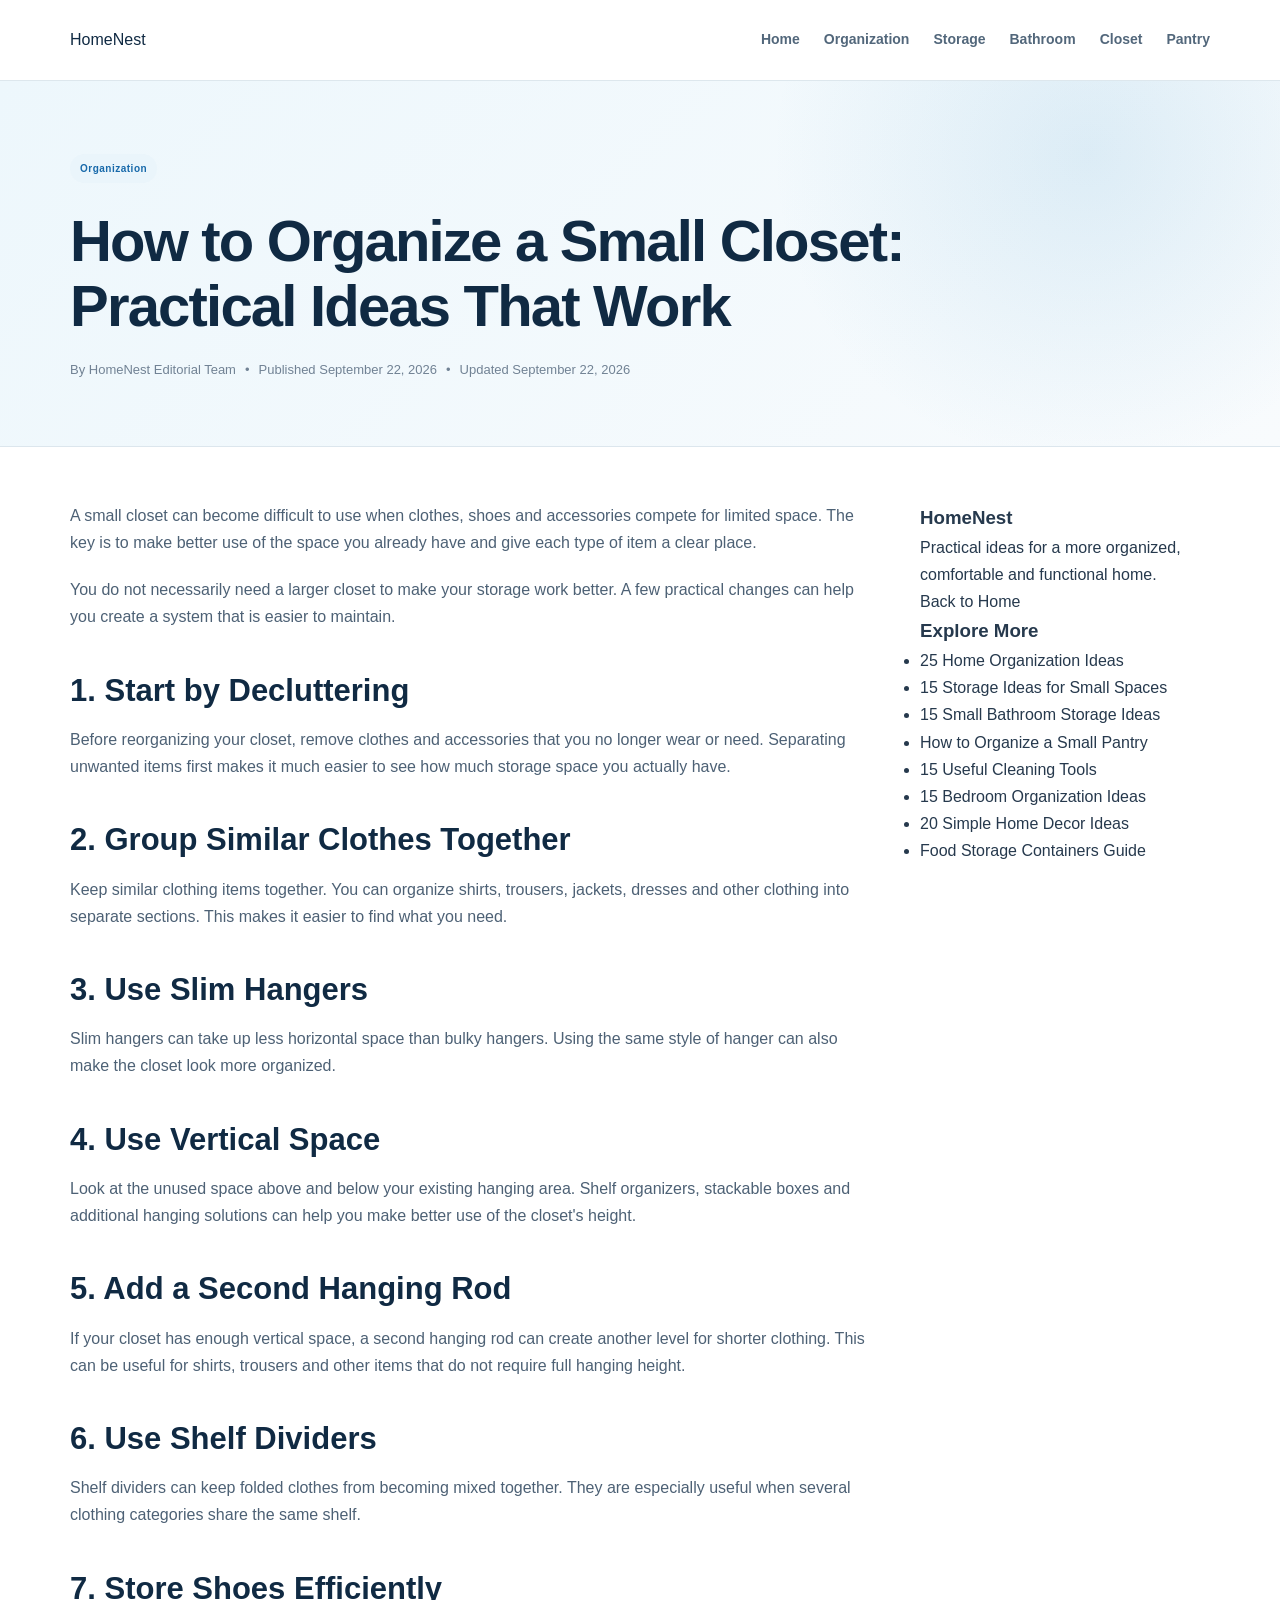
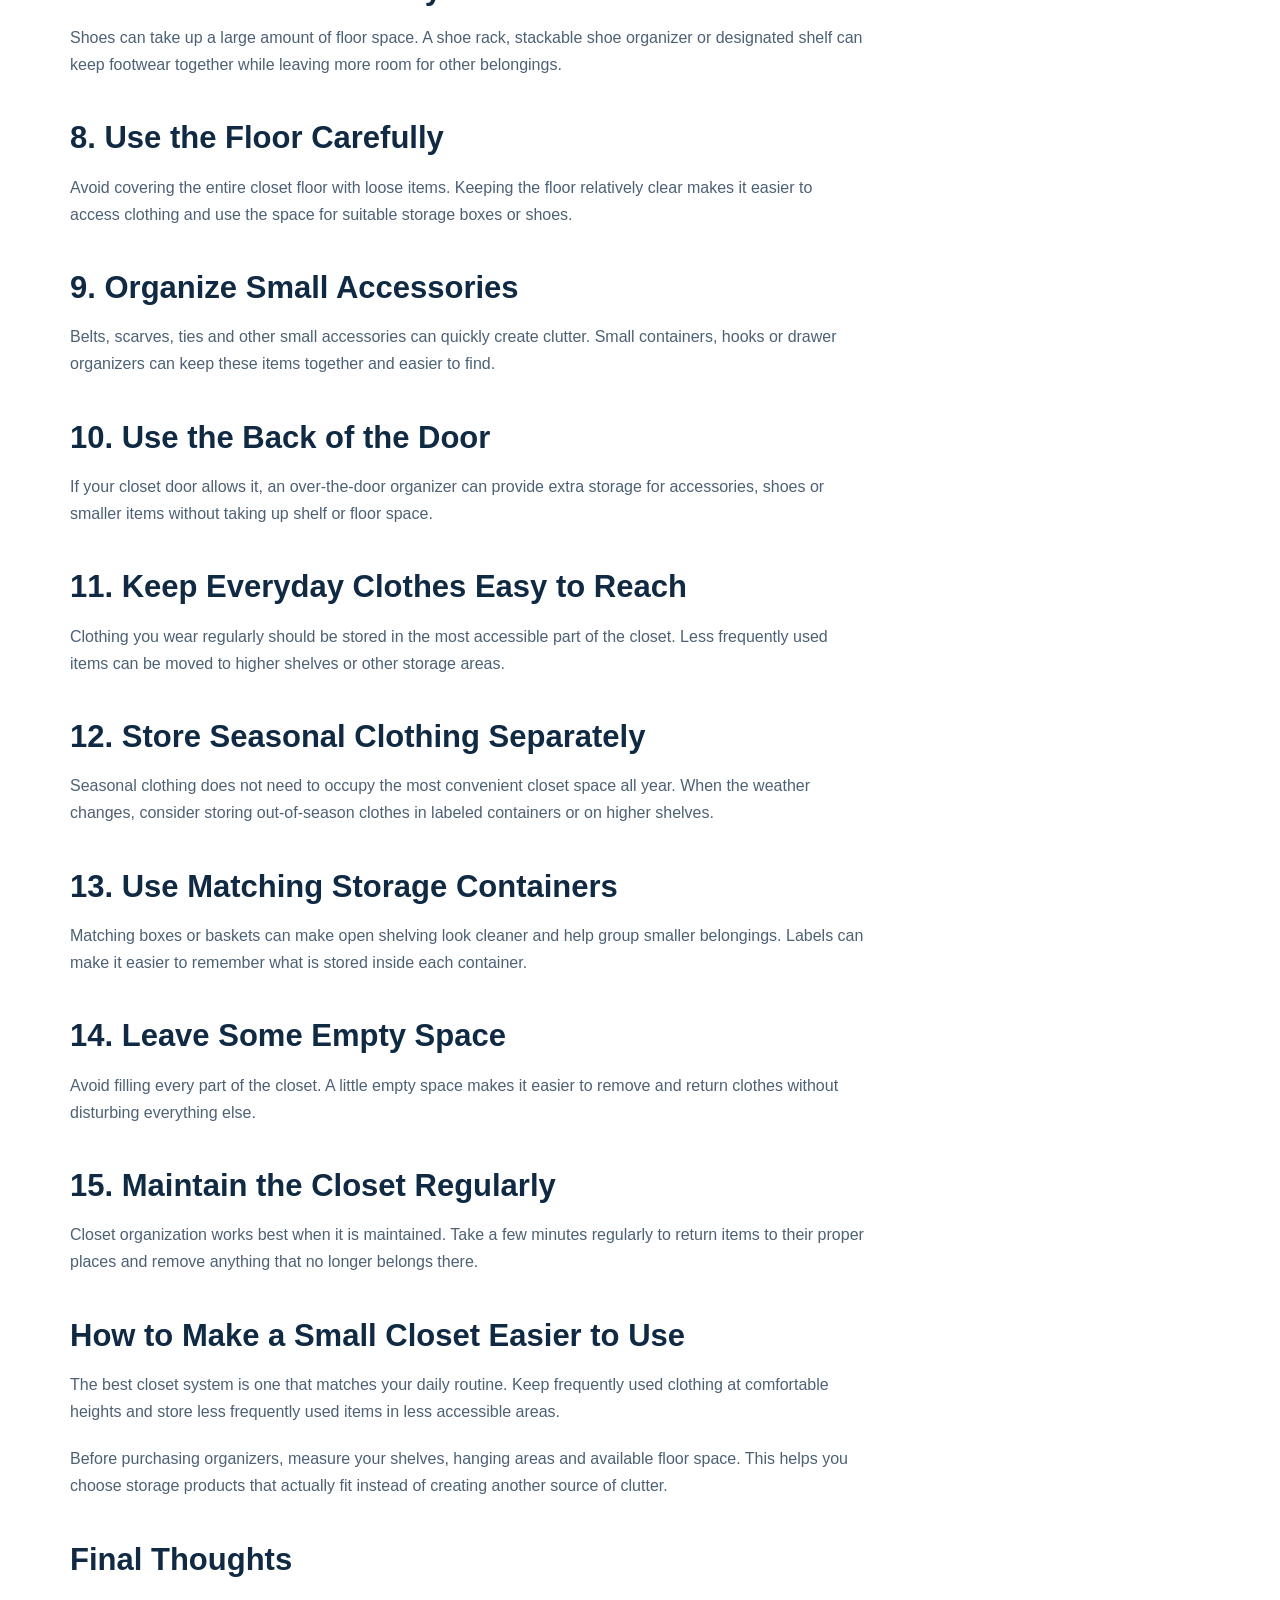
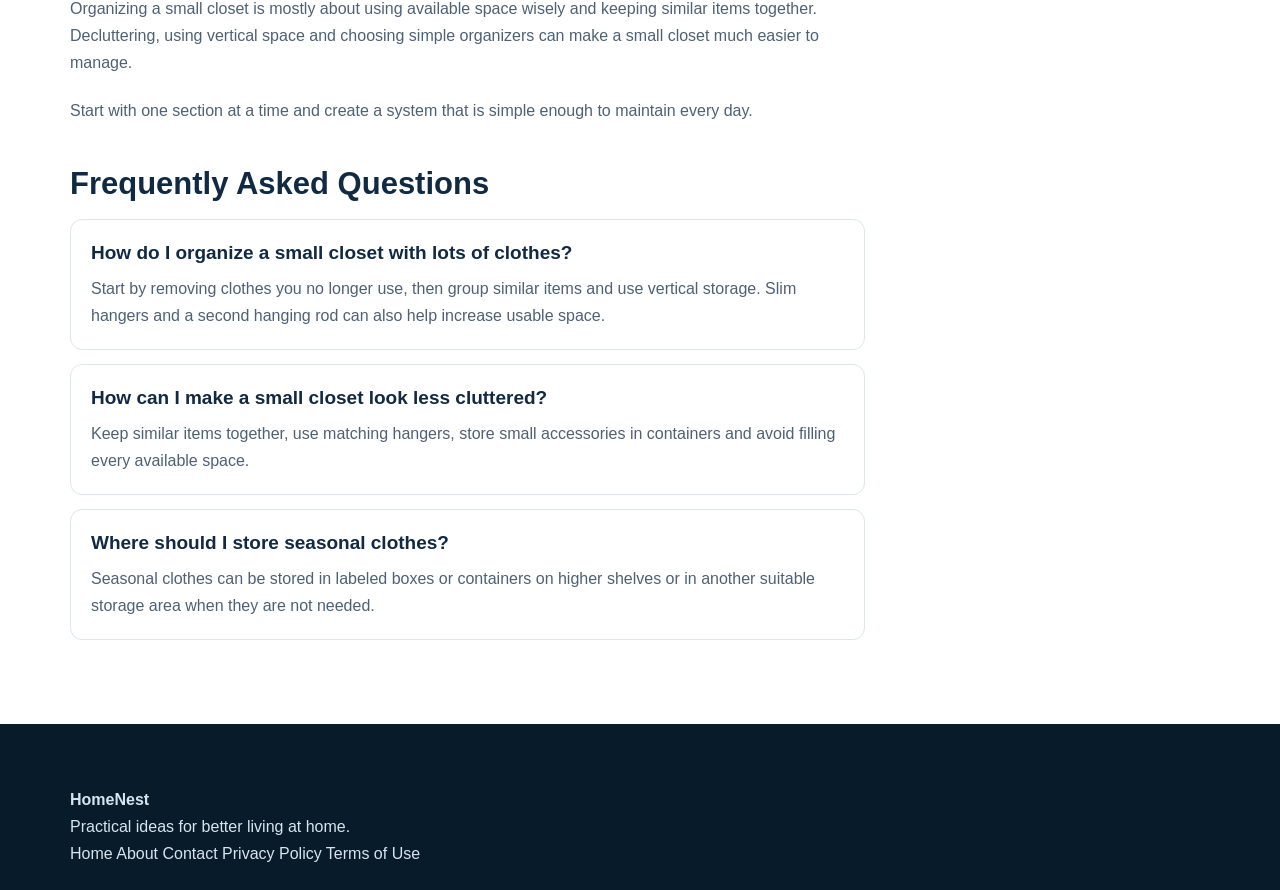
<file: closet.html>
<!DOCTYPE html>
<html lang="en">
<head>
<meta charset="UTF-8">
<meta name="viewport" content="width=device-width, initial-scale=1.0">

<title>How to Organize a Small Closet: Practical Ideas That Work | HomeNest</title>
<meta name="description" content="Learn practical ways to organize a small closet, save space and keep clothes, shoes and accessories easier to find.">
<meta name="author" content="HomeNest Editorial Team">

<link rel="canonical" href="https://hamzaishaq033-boop.github.io/homenest/closet.html">
<link rel="stylesheet" href="style.css">

<meta name="google-site-verification" content="PO2u_43AuDkF5000Yihf53EzfjlhtuflF50uHynwcxQ">

<meta property="og:type" content="article">
<meta property="og:title" content="How to Organize a Small Closet: Practical Ideas That Work | HomeNest">
<meta property="og:description" content="Learn practical ways to organize a small closet, save space and keep clothes, shoes and accessories easier to find.">
<meta property="og:url" content="https://hamzaishaq033-boop.github.io/homenest/closet.html">
<meta property="og:site_name" content="HomeNest">

<meta name="twitter:card" content="summary">
<meta name="twitter:title" content="How to Organize a Small Closet: Practical Ideas That Work | HomeNest">
<meta name="twitter:description" content="Learn practical ways to organize a small closet, save space and keep clothes, shoes and accessories easier to find.">

<script type="application/ld+json">
{
  "@context": "https://schema.org",
  "@type": "Article",
  "mainEntityOfPage": {
    "@type": "WebPage",
    "@id": "https://hamzaishaq033-boop.github.io/homenest/closet.html"
  },
  "headline": "How to Organize a Small Closet: Practical Ideas That Work",
  "description": "Learn practical ways to organize a small closet, save space and keep clothes, shoes and accessories easier to find.",
  "author": {
    "@type": "Organization",
    "name": "HomeNest Editorial Team"
  },
  "publisher": {
    "@type": "Organization",
    "name": "HomeNest",
    "url": "https://hamzaishaq033-boop.github.io/homenest/"
  },
  "datePublished": "2026-09-22",
  "dateModified": "2026-09-22",
  "articleSection": "Organization",
  "inLanguage": "en"
}
</script>

<script type="application/ld+json">
{
  "@context": "https://schema.org",
  "@type": "WebSite",
  "name": "HomeNest",
  "url": "https://hamzaishaq033-boop.github.io/homenest/"
}
</script>

<script type="application/ld+json">
{
  "@context": "https://schema.org",
  "@type": "Organization",
  "name": "HomeNest",
  "url": "https://hamzaishaq033-boop.github.io/homenest/"
}
</script>

<script type="application/ld+json">
{
  "@context": "https://schema.org",
  "@type": "BreadcrumbList",
  "itemListElement": [
    {
      "@type": "ListItem",
      "position": 1,
      "name": "Home",
      "item": "https://hamzaishaq033-boop.github.io/homenest/"
    },
    {
      "@type": "ListItem",
      "position": 2,
      "name": "How to Organize a Small Closet",
      "item": "https://hamzaishaq033-boop.github.io/homenest/closet.html"
    }
  ]
}
</script>

<script type="application/ld+json">
{
  "@context": "https://schema.org",
  "@type": "FAQPage",
  "mainEntity": [
    {
      "@type": "Question",
      "name": "How do I organize a small closet with lots of clothes?",
      "acceptedAnswer": {
        "@type": "Answer",
        "text": "Start by removing clothes you no longer use, then group similar items and use vertical storage. Slim hangers and a second hanging rod can also help increase usable space."
      }
    },
    {
      "@type": "Question",
      "name": "How can I make a small closet look less cluttered?",
      "acceptedAnswer": {
        "@type": "Answer",
        "text": "Keep similar items together, use matching hangers, store small accessories in containers and avoid filling every available space."
      }
    },
    {
      "@type": "Question",
      "name": "Where should I store seasonal clothes?",
      "acceptedAnswer": {
        "@type": "Answer",
        "text": "Seasonal clothes can be stored in labeled boxes or containers on higher shelves or in another suitable storage area when they are not needed."
      }
    }
  ]
}
</script>
</head>

<body>

<header class="site-header">
  <div class="container header-inner">

    <a href="index.html" class="logo" aria-label="HomeNest Home">
      HomeNest
    </a>

    <nav class="main-nav" aria-label="Main navigation">
      <a href="index.html">Home</a>
      <a href="article.html">Organization</a>
      <a href="storage.html">Storage</a>
      <a href="bathroom.html">Bathroom</a>
      <a href="closet.html">Closet</a>
      <a href="pantry.html">Pantry</a>
    </nav>

  </div>
</header>

<main>

<section class="article-hero">
  <div class="container">

    <div class="article-category">Organization</div>

    <h1>How to Organize a Small Closet: Practical Ideas That Work</h1>

    <div class="article-meta">
      <span>By HomeNest Editorial Team</span>
      <span>•</span>
      <span>Published September 22, 2026</span>
      <span>•</span>
      <span>Updated September 22, 2026</span>
    </div>

  </div>
</section>

<section class="article-section">
  <div class="container article-layout">

    <article class="article-content">

      <p class="article-intro">
        A small closet can become difficult to use when clothes, shoes and accessories compete for limited space. The key is to make better use of the space you already have and give each type of item a clear place.
      </p>

      <p>
        You do not necessarily need a larger closet to make your storage work better. A few practical changes can help you create a system that is easier to maintain.
      </p>

      <h2>1. Start by Decluttering</h2>
      <p>
        Before reorganizing your closet, remove clothes and accessories that you no longer wear or need. Separating unwanted items first makes it much easier to see how much storage space you actually have.
      </p>

      <h2>2. Group Similar Clothes Together</h2>
      <p>
        Keep similar clothing items together. You can organize shirts, trousers, jackets, dresses and other clothing into separate sections. This makes it easier to find what you need.
      </p>

      <h2>3. Use Slim Hangers</h2>
      <p>
        Slim hangers can take up less horizontal space than bulky hangers. Using the same style of hanger can also make the closet look more organized.
      </p>

      <h2>4. Use Vertical Space</h2>
      <p>
        Look at the unused space above and below your existing hanging area. Shelf organizers, stackable boxes and additional hanging solutions can help you make better use of the closet's height.
      </p>

      <h2>5. Add a Second Hanging Rod</h2>
      <p>
        If your closet has enough vertical space, a second hanging rod can create another level for shorter clothing. This can be useful for shirts, trousers and other items that do not require full hanging height.
      </p>

      <h2>6. Use Shelf Dividers</h2>
      <p>
        Shelf dividers can keep folded clothes from becoming mixed together. They are especially useful when several clothing categories share the same shelf.
      </p>

      <h2>7. Store Shoes Efficiently</h2>
      <p>
        Shoes can take up a large amount of floor space. A shoe rack, stackable shoe organizer or designated shelf can keep footwear together while leaving more room for other belongings.
      </p>

      <h2>8. Use the Floor Carefully</h2>
      <p>
        Avoid covering the entire closet floor with loose items. Keeping the floor relatively clear makes it easier to access clothing and use the space for suitable storage boxes or shoes.
      </p>

      <h2>9. Organize Small Accessories</h2>
      <p>
        Belts, scarves, ties and other small accessories can quickly create clutter. Small containers, hooks or drawer organizers can keep these items together and easier to find.
      </p>

      <h2>10. Use the Back of the Door</h2>
      <p>
        If your closet door allows it, an over-the-door organizer can provide extra storage for accessories, shoes or smaller items without taking up shelf or floor space.
      </p>

      <h2>11. Keep Everyday Clothes Easy to Reach</h2>
      <p>
        Clothing you wear regularly should be stored in the most accessible part of the closet. Less frequently used items can be moved to higher shelves or other storage areas.
      </p>

      <h2>12. Store Seasonal Clothing Separately</h2>
      <p>
        Seasonal clothing does not need to occupy the most convenient closet space all year. When the weather changes, consider storing out-of-season clothes in labeled containers or on higher shelves.
      </p>

      <h2>13. Use Matching Storage Containers</h2>
      <p>
        Matching boxes or baskets can make open shelving look cleaner and help group smaller belongings. Labels can make it easier to remember what is stored inside each container.
      </p>

      <h2>14. Leave Some Empty Space</h2>
      <p>
        Avoid filling every part of the closet. A little empty space makes it easier to remove and return clothes without disturbing everything else.
      </p>

      <h2>15. Maintain the Closet Regularly</h2>
      <p>
        Closet organization works best when it is maintained. Take a few minutes regularly to return items to their proper places and remove anything that no longer belongs there.
      </p>

      <h2>How to Make a Small Closet Easier to Use</h2>
      <p>
        The best closet system is one that matches your daily routine. Keep frequently used clothing at comfortable heights and store less frequently used items in less accessible areas.
      </p>

      <p>
        Before purchasing organizers, measure your shelves, hanging areas and available floor space. This helps you choose storage products that actually fit instead of creating another source of clutter.
      </p>

      <h2>Final Thoughts</h2>
      <p>
        Organizing a small closet is mostly about using available space wisely and keeping similar items together. Decluttering, using vertical space and choosing simple organizers can make a small closet much easier to manage.
      </p>

      <p>
        Start with one section at a time and create a system that is simple enough to maintain every day.
      </p>

      <section class="faq-section">

        <h2>Frequently Asked Questions</h2>

        <div class="faq-item">
          <h3>How do I organize a small closet with lots of clothes?</h3>
          <p>
            Start by removing clothes you no longer use, then group similar items and use vertical storage. Slim hangers and a second hanging rod can also help increase usable space.
          </p>
        </div>

        <div class="faq-item">
          <h3>How can I make a small closet look less cluttered?</h3>
          <p>
            Keep similar items together, use matching hangers, store small accessories in containers and avoid filling every available space.
          </p>
        </div>

        <div class="faq-item">
          <h3>Where should I store seasonal clothes?</h3>
          <p>
            Seasonal clothes can be stored in labeled boxes or containers on higher shelves or in another suitable storage area when they are not needed.
          </p>
        </div>

      </section>

    </article>

    <aside class="article-sidebar">

      <div class="sidebar-box">
        <h3>HomeNest</h3>

        <p>
          Practical ideas for a more organized, comfortable and functional home.
        </p>

        <a href="index.html" class="sidebar-link">
          Back to Home
        </a>
      </div>

      <div class="sidebar-box">

        <h3>Explore More</h3>

        <ul>
          <li><a href="article.html">25 Home Organization Ideas</a></li>
          <li><a href="storage.html">15 Storage Ideas for Small Spaces</a></li>
          <li><a href="bathroom.html">15 Small Bathroom Storage Ideas</a></li>
          <li><a href="pantry.html">How to Organize a Small Pantry</a></li>
          <li><a href="cleaning.html">15 Useful Cleaning Tools</a></li>
          <li><a href="bedroom.html">15 Bedroom Organization Ideas</a></li>
          <li><a href="decor.html">20 Simple Home Decor Ideas</a></li>
          <li><a href="food-storage.html">Food Storage Containers Guide</a></li>
        </ul>

      </div>

    </aside>

  </div>
</section>

</main>

<footer class="site-footer">

  <div class="container footer-inner">

    <div>
      <strong>HomeNest</strong>
      <p>Practical ideas for better living at home.</p>
    </div>

    <nav aria-label="Footer navigation">
      <a href="about.html">About</a>
      <a href="contact.html">Contact</a>
      <a href="privacy.html">Privacy Policy</a>
      <a href="terms.html">Terms of Use</a>
    </nav>

  </div>

</footer>

<script src="script.js"></script>

</body>
</html>
</file>
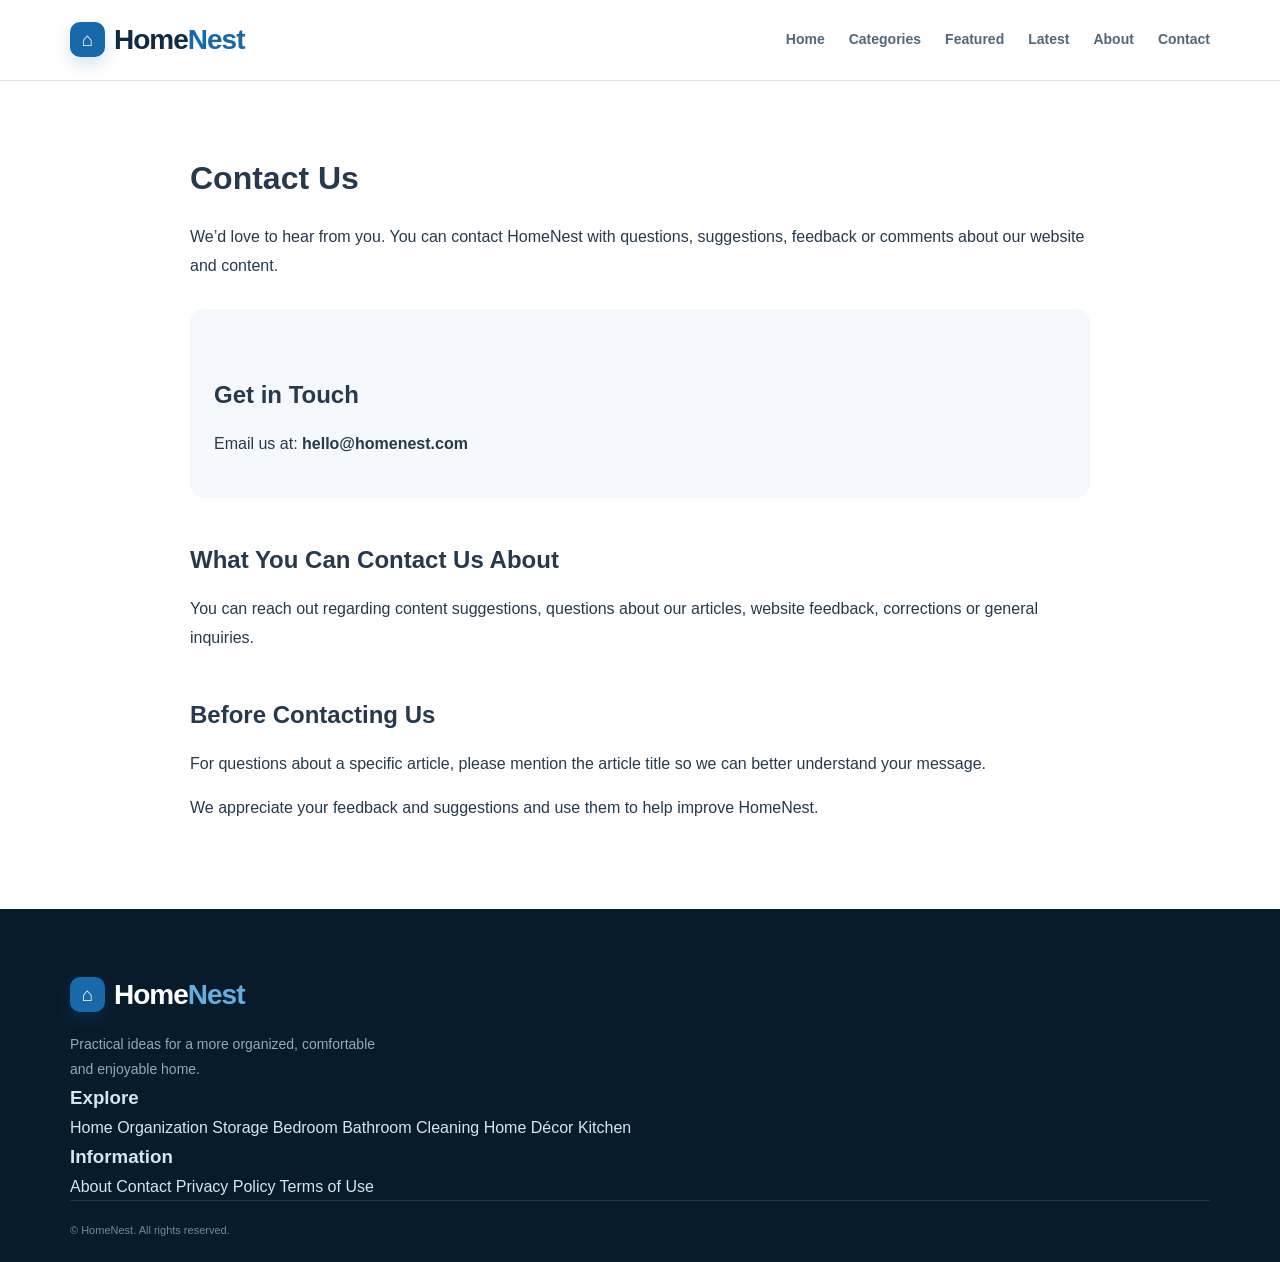
<file: contact.html>
<!DOCTYPE html>
<html lang="en">
<head>
  <meta charset="UTF-8">
  <meta name="viewport" content="width=device-width, initial-scale=1.0">

  <title>Contact Us — HomeNest</title>
  <meta name="description" content="Contact HomeNest with questions, suggestions, feedback or other inquiries about our home and lifestyle content.">
  <meta name="robots" content="index, follow">
  <link rel="canonical" href="https://hamzaishaq033-boop.github.io/homenest/contact.html">
  <link rel="stylesheet" href="style.css">

  <style>
    .simple-page {
      padding: 70px 20px;
    }

    .simple-page-inner {
      max-width: 900px;
      margin: 0 auto;
    }

    .simple-page h1 {
      margin-bottom: 18px;
    }

    .simple-page h2 {
      margin-top: 42px;
      margin-bottom: 14px;
    }

    .simple-page p {
      line-height: 1.8;
      margin-bottom: 16px;
    }

    .contact-box {
      margin-top: 28px;
      padding: 24px;
      border-radius: 14px;
      background: #f5f8fc;
    }

    .contact-box a {
      font-weight: 600;
      text-decoration: none;
    }
  </style>

  <script type="application/ld+json">
  {
    "@context": "https://schema.org",
    "@type": "ContactPage",
    "name": "Contact HomeNest",
    "url": "https://hamzaishaq033-boop.github.io/homenest/contact.html",
    "description": "Contact HomeNest with questions, suggestions, feedback or other inquiries about our home and lifestyle content.",
    "isPartOf": {
      "@type": "WebSite",
      "name": "HomeNest",
      "url": "https://hamzaishaq033-boop.github.io/homenest/"
    }
  }
  </script>
</head>

<body>

  <header class="site-header">
    <div class="container header-inner">
      <a href="index.html" class="logo" aria-label="HomeNest Home">
        <span class="logo-mark">⌂</span>
        <span class="logo-text">Home<span>Nest</span></span>
      </a>

      <nav class="main-nav" aria-label="Main navigation">
        <a href="index.html">Home</a>
        <a href="index.html#categories">Categories</a>
        <a href="index.html#featured-articles">Featured</a>
        <a href="index.html#latest-articles">Latest</a>
        <a href="about.html">About</a>
        <a href="contact.html">Contact</a>
      </nav>
    </div>
  </header>

  <main class="simple-page">
    <div class="simple-page-inner">

      <h1>Contact Us</h1>

      <p>
        We’d love to hear from you. You can contact HomeNest with questions,
        suggestions, feedback or comments about our website and content.
      </p>

      <div class="contact-box">
        <h2>Get in Touch</h2>

        <p>
          Email us at:
          <a href="mailto:hello@homenest.com">hello@homenest.com</a>
        </p>
      </div>

      <h2>What You Can Contact Us About</h2>

      <p>
        You can reach out regarding content suggestions, questions about
        our articles, website feedback, corrections or general inquiries.
      </p>

      <h2>Before Contacting Us</h2>

      <p>
        For questions about a specific article, please mention the article
        title so we can better understand your message.
      </p>

      <p>
        We appreciate your feedback and suggestions and use them to help
        improve HomeNest.
      </p>

    </div>
  </main>

  <footer class="site-footer">
    <div class="container">

      <div class="footer-grid">

        <div class="footer-brand">
          <a href="index.html" class="logo">
            <span class="logo-mark">⌂</span>
            <span class="logo-text">Home<span>Nest</span></span>
          </a>

          <p>
            Practical ideas for a more organized, comfortable and
            enjoyable home.
          </p>
        </div>

        <div class="footer-links">
          <h3>Explore</h3>
          <a href="index.html">Home</a>
          <a href="article.html">Organization</a>
          <a href="storage.html">Storage</a>
          <a href="bedroom.html">Bedroom</a>
          <a href="bathroom.html">Bathroom</a>
          <a href="cleaning.html">Cleaning</a>
          <a href="decor.html">Home Décor</a>
          <a href="food-storage.html">Kitchen</a>
        </div>

        <div class="footer-links">
          <h3>Information</h3>
          <a href="about.html">About</a>
          <a href="contact.html">Contact</a>
          <a href="privacy.html">Privacy Policy</a>
          <a href="terms.html">Terms of Use</a>
        </div>

      </div>

      <div class="footer-bottom">
        <p>© <span id="year"></span> HomeNest. All rights reserved.</p>
      </div>

    </div>
  </footer>

  <script src="script.js"></script>
</body>
</html>
</file>
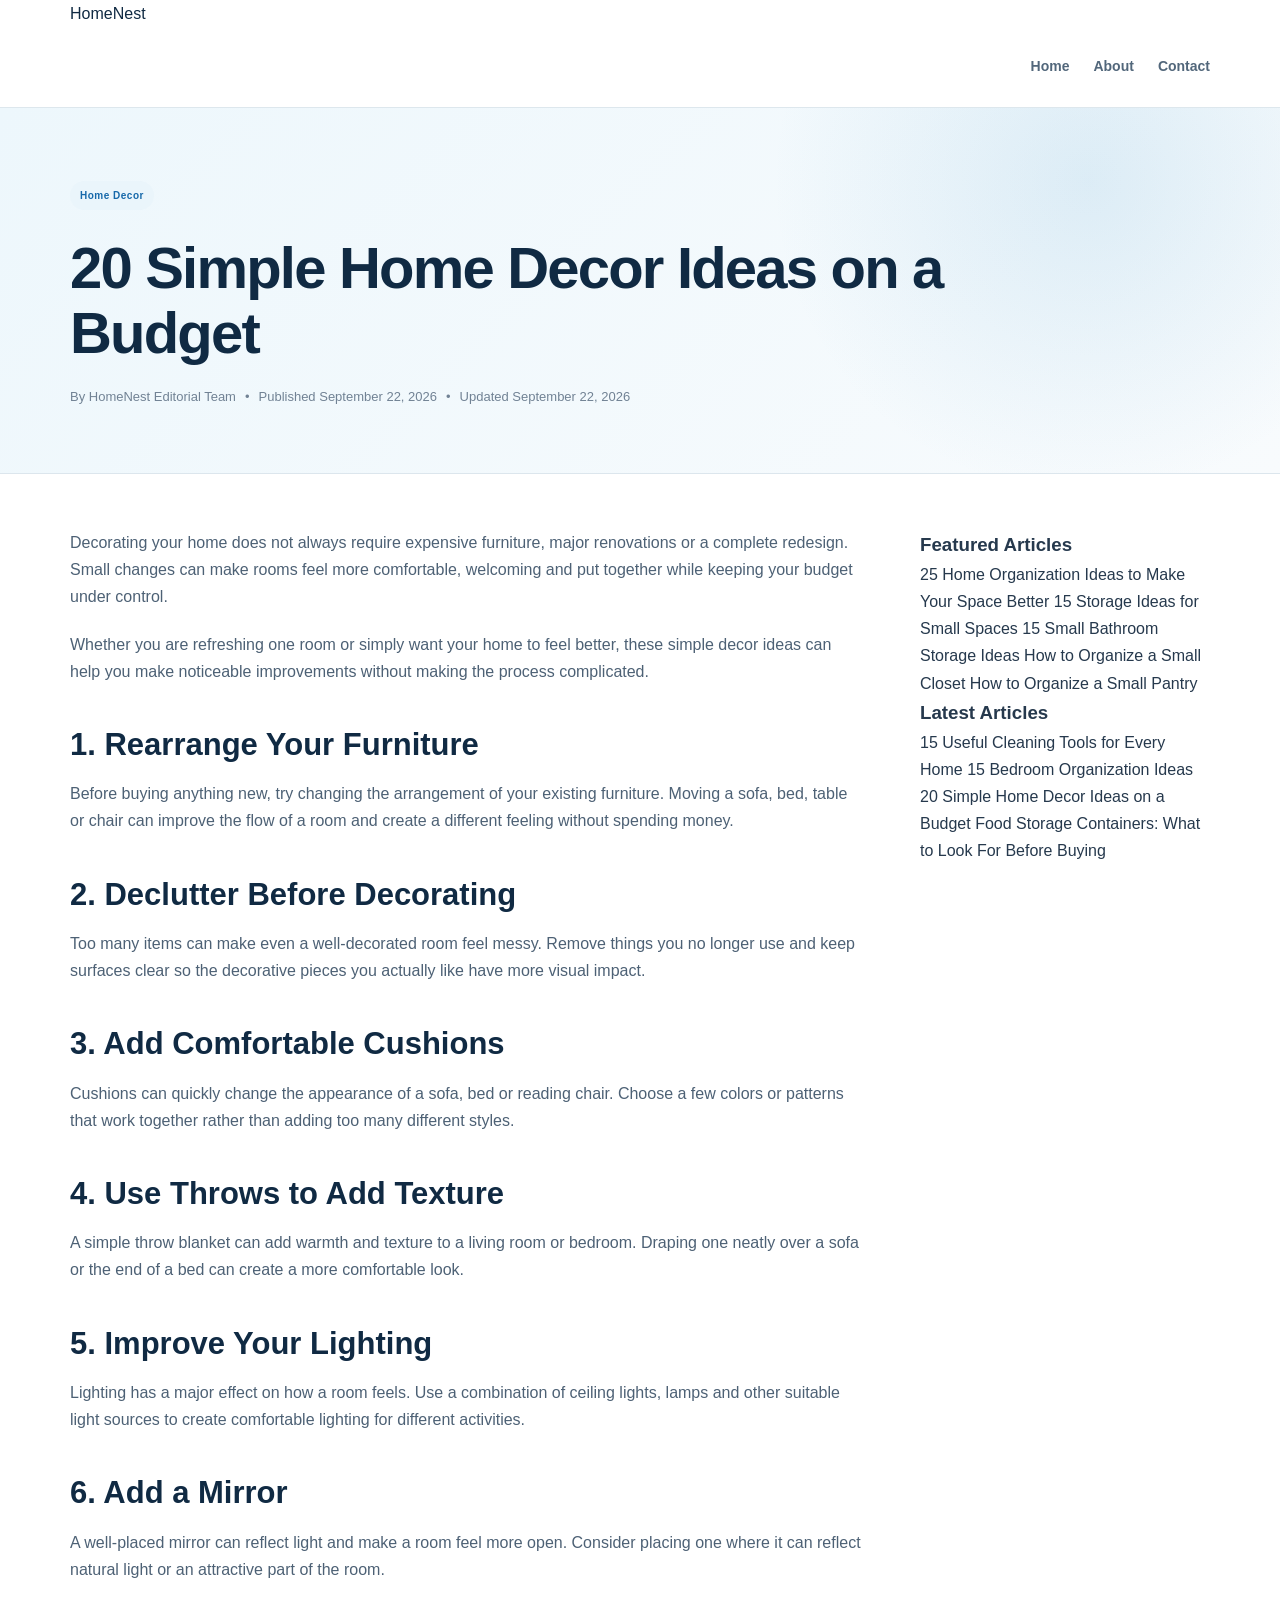
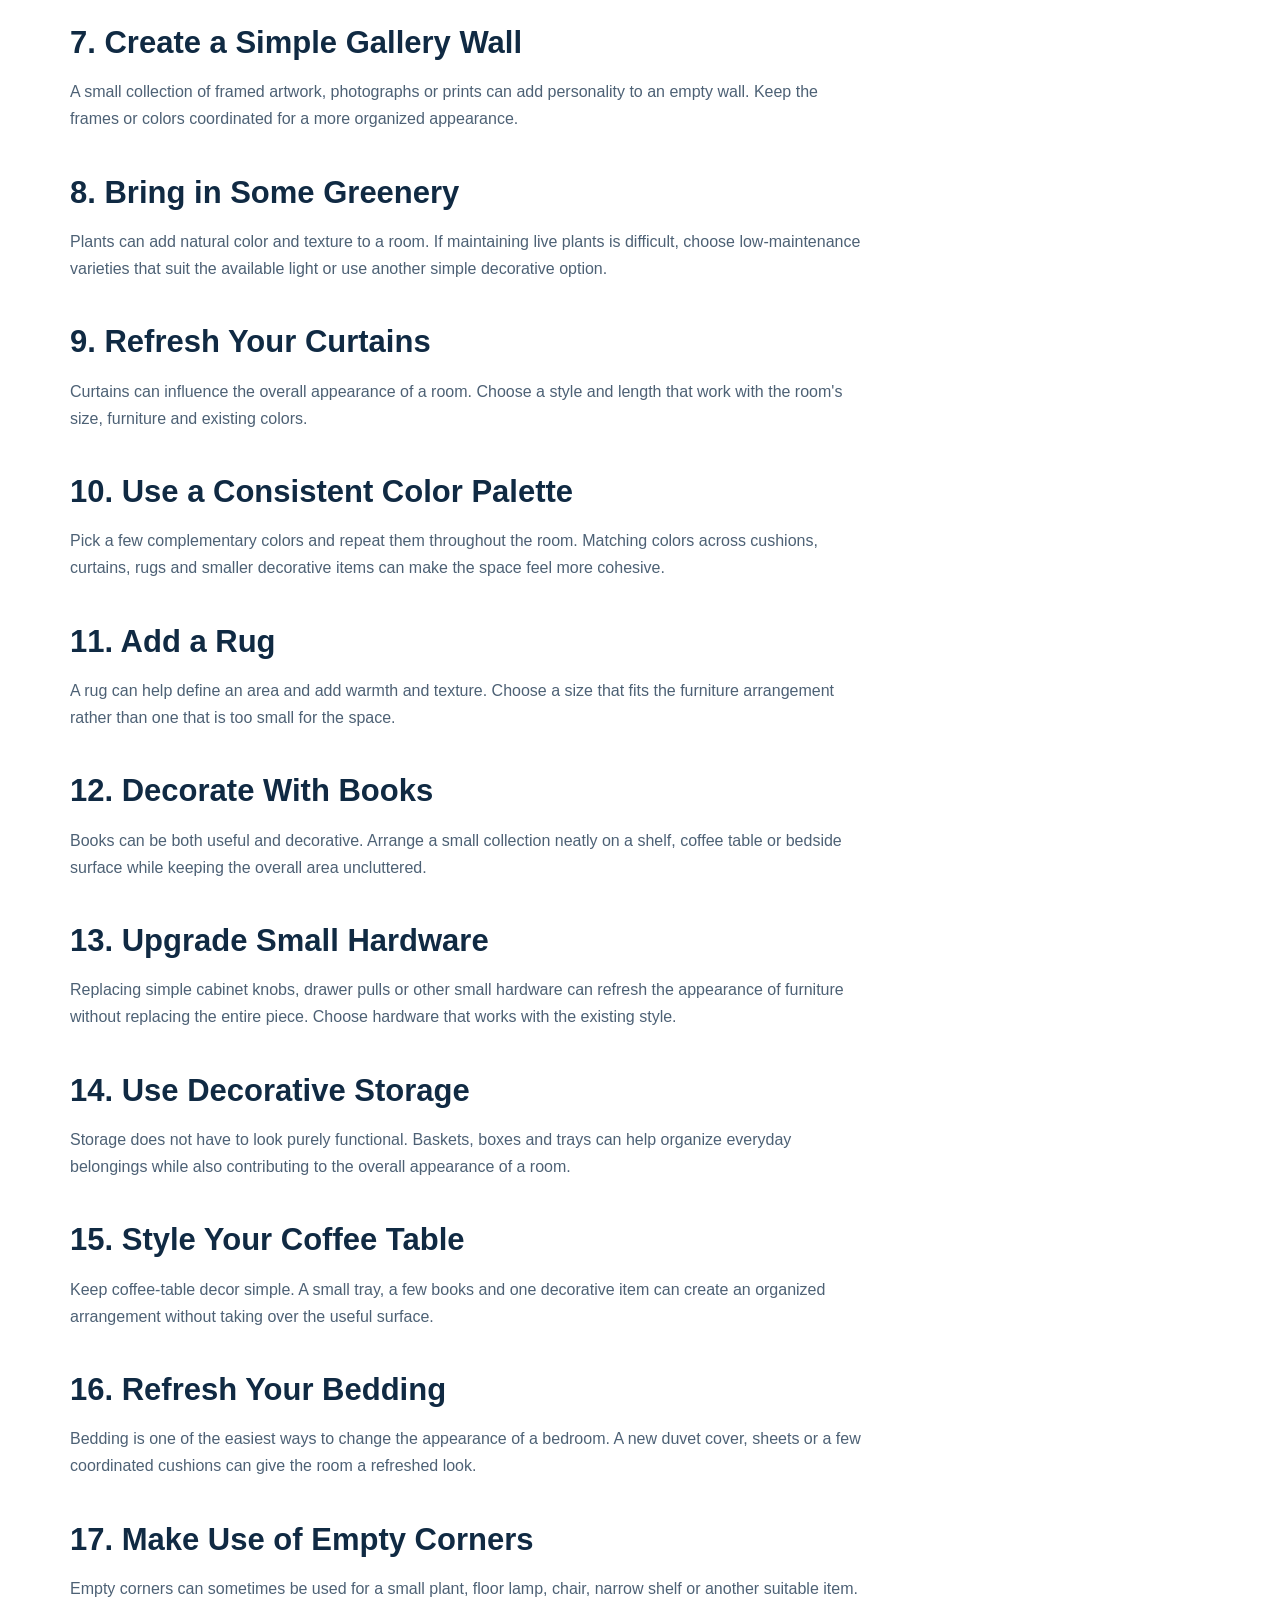
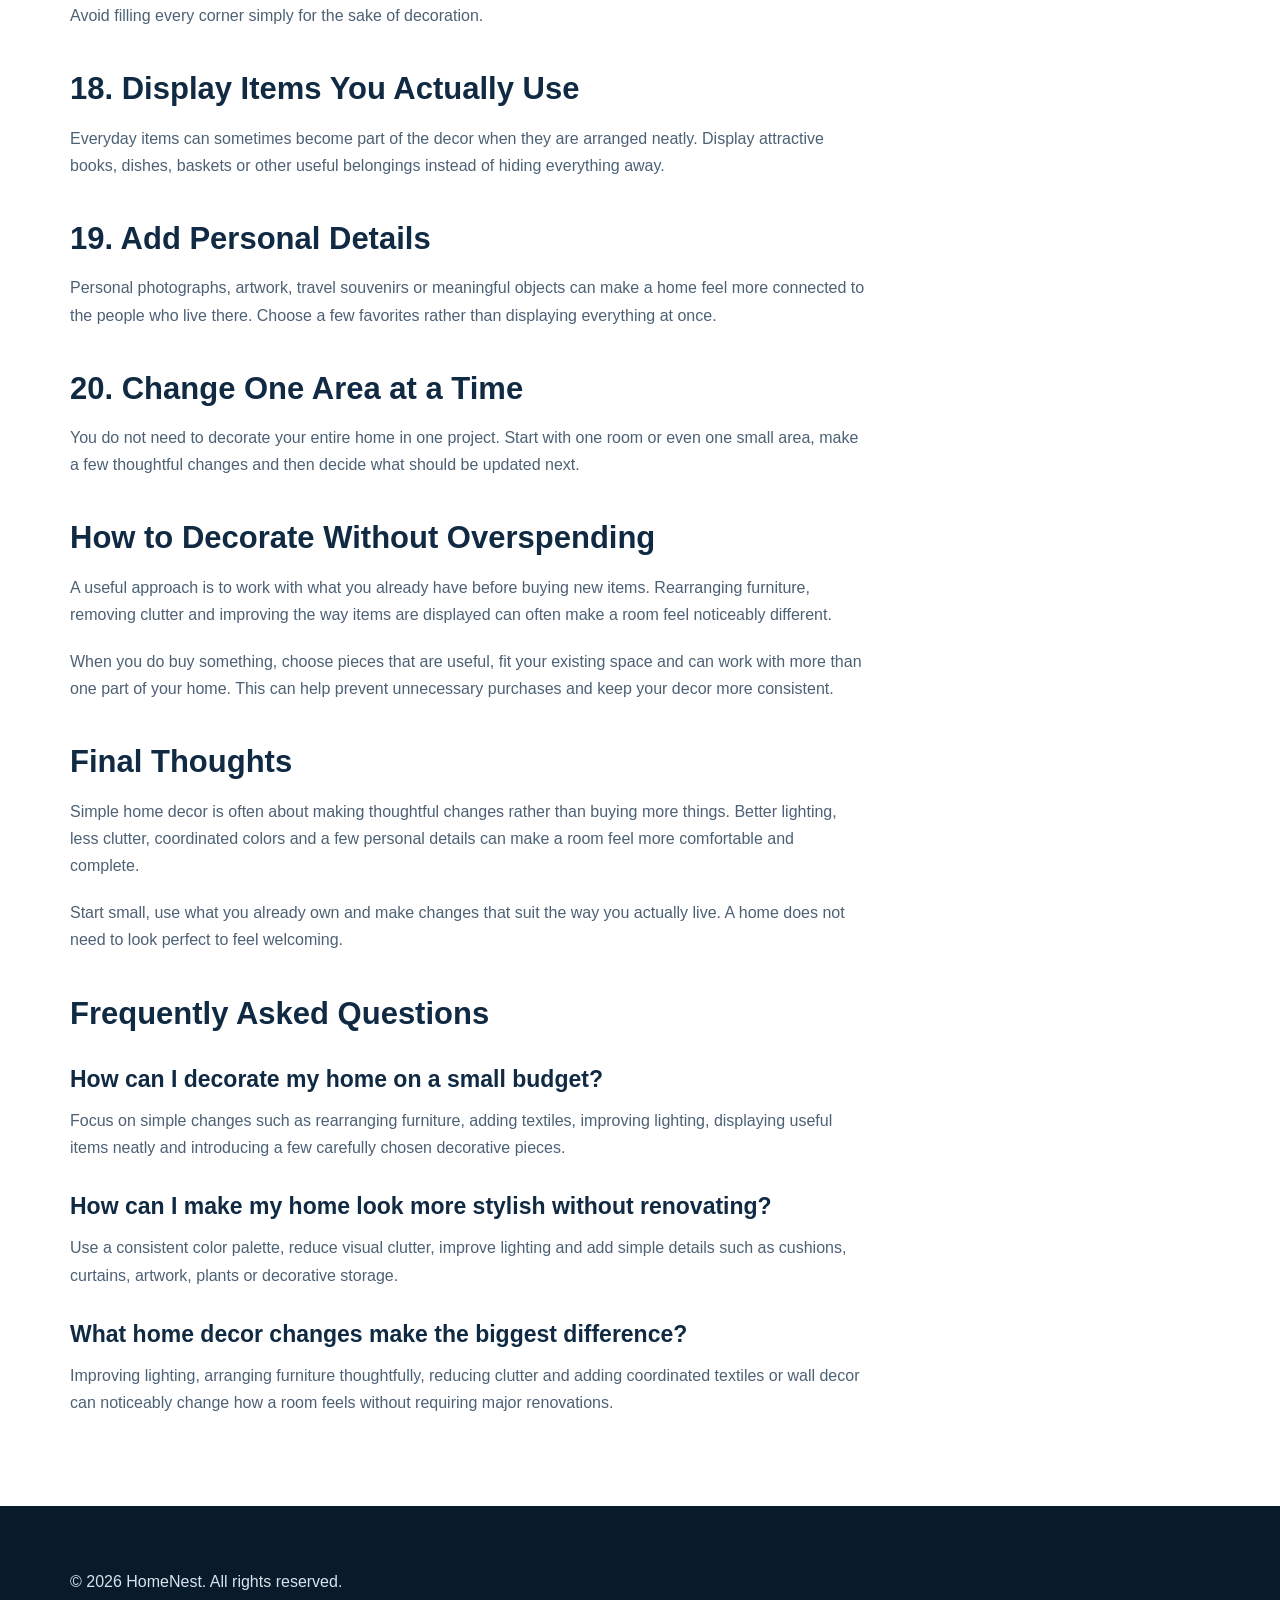
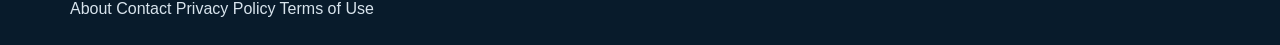
<file: decor.html>
<!DOCTYPE html>
<html lang="en">
<head>
  <meta charset="UTF-8">
  <meta name="viewport" content="width=device-width, initial-scale=1.0">

  <title>20 Simple Home Decor Ideas on a Budget | HomeNest</title>
  <meta name="description" content="Discover 20 simple home decor ideas on a budget to make your home feel more comfortable, organized and stylish without major renovations.">
  <meta name="author" content="HomeNest Editorial Team">

  <link rel="canonical" href="https://hamzaishaq033-boop.github.io/homenest/decor.html">

  <meta name="google-site-verification" content="PO2u_43AuDkF5000Yihf53EzfjlhtuflF50HynwcxQ">

  <meta property="og:type" content="article">
  <meta property="og:title" content="20 Simple Home Decor Ideas on a Budget | HomeNest">
  <meta property="og:description" content="Discover 20 simple home decor ideas on a budget to make your home feel more comfortable, organized and stylish without major renovations.">
  <meta property="og:url" content="https://hamzaishaq033-boop.github.io/homenest/decor.html">
  <meta property="og:site_name" content="HomeNest">

  <meta name="twitter:card" content="summary">
  <meta name="twitter:title" content="20 Simple Home Decor Ideas on a Budget | HomeNest">
  <meta name="twitter:description" content="Discover 20 simple home decor ideas on a budget to make your home feel more comfortable, organized and stylish without major renovations.">

  <link rel="stylesheet" href="style.css">

  <script type="application/ld+json">
  {
    "@context": "https://schema.org",
    "@type": "Article",
    "mainEntityOfPage": {
      "@type": "WebPage",
      "@id": "https://hamzaishaq033-boop.github.io/homenest/decor.html"
    },
    "headline": "20 Simple Home Decor Ideas on a Budget",
    "description": "Discover 20 simple home decor ideas on a budget to make your home feel more comfortable, organized and stylish without major renovations.",
    "author": {
      "@type": "Organization",
      "name": "HomeNest Editorial Team"
    },
    "publisher": {
      "@type": "Organization",
      "name": "HomeNest",
      "url": "https://hamzaishaq033-boop.github.io/homenest/"
    },
    "datePublished": "2026-09-22",
    "dateModified": "2026-09-22",
    "articleSection": "Home Decor",
    "inLanguage": "en"
  }
  </script>

  <script type="application/ld+json">
  {
    "@context": "https://schema.org",
    "@type": "WebSite",
    "name": "HomeNest",
    "url": "https://hamzaishaq033-boop.github.io/homenest/"
  }
  </script>

  <script type="application/ld+json">
  {
    "@context": "https://schema.org",
    "@type": "Organization",
    "name": "HomeNest",
    "url": "https://hamzaishaq033-boop.github.io/homenest/"
  }
  </script>

  <script type="application/ld+json">
  {
    "@context": "https://schema.org",
    "@type": "BreadcrumbList",
    "itemListElement": [
      {
        "@type": "ListItem",
        "position": 1,
        "name": "Home",
        "item": "https://hamzaishaq033-boop.github.io/homenest/"
      },
      {
        "@type": "ListItem",
        "position": 2,
        "name": "Home Decor",
        "item": "https://hamzaishaq033-boop.github.io/homenest/decor.html"
      }
    ]
  }
  </script>

  <script type="application/ld+json">
  {
    "@context": "https://schema.org",
    "@type": "FAQPage",
    "mainEntity": [
      {
        "@type": "Question",
        "name": "How can I decorate my home on a small budget?",
        "acceptedAnswer": {
          "@type": "Answer",
          "text": "Focus on simple changes such as rearranging furniture, adding textiles, improving lighting, displaying useful items neatly and introducing a few carefully chosen decorative pieces."
        }
      },
      {
        "@type": "Question",
        "name": "How can I make my home look more stylish without renovating?",
        "acceptedAnswer": {
          "@type": "Answer",
          "text": "Use a consistent color palette, reduce visual clutter, improve lighting and add simple details such as cushions, curtains, artwork, plants or decorative storage."
        }
      },
      {
        "@type": "Question",
        "name": "What home decor changes make the biggest difference?",
        "acceptedAnswer": {
          "@type": "Answer",
          "text": "Improving lighting, arranging furniture thoughtfully, reducing clutter and adding coordinated textiles or wall decor can noticeably change how a room feels without requiring major renovations."
        }
      }
    ]
  }
  </script>
</head>

<body>

  <header class="site-header">
    <div class="container">
      <a href="index.html" class="logo">HomeNest</a>

      <nav class="main-nav" aria-label="Main navigation">
        <a href="index.html">Home</a>
        <a href="about.html">About</a>
        <a href="contact.html">Contact</a>
      </nav>
    </div>
  </header>

  <main>

    <section class="article-hero">
      <div class="container">
        <span class="article-category">Home Decor</span>

        <h1>20 Simple Home Decor Ideas on a Budget</h1>

        <div class="article-meta">
          <span>By HomeNest Editorial Team</span>
          <span>•</span>
          <span>Published September 22, 2026</span>
          <span>•</span>
          <span>Updated September 22, 2026</span>
        </div>
      </div>
    </section>

    <div class="container article-layout">

      <article class="article-content">

        <p class="article-intro">
          Decorating your home does not always require expensive furniture, major renovations or a complete redesign. Small changes can make rooms feel more comfortable, welcoming and put together while keeping your budget under control.
        </p>

        <p>
          Whether you are refreshing one room or simply want your home to feel better, these simple decor ideas can help you make noticeable improvements without making the process complicated.
        </p>

        <h2>1. Rearrange Your Furniture</h2>
        <p>
          Before buying anything new, try changing the arrangement of your existing furniture. Moving a sofa, bed, table or chair can improve the flow of a room and create a different feeling without spending money.
        </p>

        <h2>2. Declutter Before Decorating</h2>
        <p>
          Too many items can make even a well-decorated room feel messy. Remove things you no longer use and keep surfaces clear so the decorative pieces you actually like have more visual impact.
        </p>

        <h2>3. Add Comfortable Cushions</h2>
        <p>
          Cushions can quickly change the appearance of a sofa, bed or reading chair. Choose a few colors or patterns that work together rather than adding too many different styles.
        </p>

        <h2>4. Use Throws to Add Texture</h2>
        <p>
          A simple throw blanket can add warmth and texture to a living room or bedroom. Draping one neatly over a sofa or the end of a bed can create a more comfortable look.
        </p>

        <h2>5. Improve Your Lighting</h2>
        <p>
          Lighting has a major effect on how a room feels. Use a combination of ceiling lights, lamps and other suitable light sources to create comfortable lighting for different activities.
        </p>

        <h2>6. Add a Mirror</h2>
        <p>
          A well-placed mirror can reflect light and make a room feel more open. Consider placing one where it can reflect natural light or an attractive part of the room.
        </p>

        <h2>7. Create a Simple Gallery Wall</h2>
        <p>
          A small collection of framed artwork, photographs or prints can add personality to an empty wall. Keep the frames or colors coordinated for a more organized appearance.
        </p>

        <h2>8. Bring in Some Greenery</h2>
        <p>
          Plants can add natural color and texture to a room. If maintaining live plants is difficult, choose low-maintenance varieties that suit the available light or use another simple decorative option.
        </p>

        <h2>9. Refresh Your Curtains</h2>
        <p>
          Curtains can influence the overall appearance of a room. Choose a style and length that work with the room's size, furniture and existing colors.
        </p>

        <h2>10. Use a Consistent Color Palette</h2>
        <p>
          Pick a few complementary colors and repeat them throughout the room. Matching colors across cushions, curtains, rugs and smaller decorative items can make the space feel more cohesive.
        </p>

        <h2>11. Add a Rug</h2>
        <p>
          A rug can help define an area and add warmth and texture. Choose a size that fits the furniture arrangement rather than one that is too small for the space.
        </p>

        <h2>12. Decorate With Books</h2>
        <p>
          Books can be both useful and decorative. Arrange a small collection neatly on a shelf, coffee table or bedside surface while keeping the overall area uncluttered.
        </p>

        <h2>13. Upgrade Small Hardware</h2>
        <p>
          Replacing simple cabinet knobs, drawer pulls or other small hardware can refresh the appearance of furniture without replacing the entire piece. Choose hardware that works with the existing style.
        </p>

        <h2>14. Use Decorative Storage</h2>
        <p>
          Storage does not have to look purely functional. Baskets, boxes and trays can help organize everyday belongings while also contributing to the overall appearance of a room.
        </p>

        <h2>15. Style Your Coffee Table</h2>
        <p>
          Keep coffee-table decor simple. A small tray, a few books and one decorative item can create an organized arrangement without taking over the useful surface.
        </p>

        <h2>16. Refresh Your Bedding</h2>
        <p>
          Bedding is one of the easiest ways to change the appearance of a bedroom. A new duvet cover, sheets or a few coordinated cushions can give the room a refreshed look.
        </p>

        <h2>17. Make Use of Empty Corners</h2>
        <p>
          Empty corners can sometimes be used for a small plant, floor lamp, chair, narrow shelf or another suitable item. Avoid filling every corner simply for the sake of decoration.
        </p>

        <h2>18. Display Items You Actually Use</h2>
        <p>
          Everyday items can sometimes become part of the decor when they are arranged neatly. Display attractive books, dishes, baskets or other useful belongings instead of hiding everything away.
        </p>

        <h2>19. Add Personal Details</h2>
        <p>
          Personal photographs, artwork, travel souvenirs or meaningful objects can make a home feel more connected to the people who live there. Choose a few favorites rather than displaying everything at once.
        </p>

        <h2>20. Change One Area at a Time</h2>
        <p>
          You do not need to decorate your entire home in one project. Start with one room or even one small area, make a few thoughtful changes and then decide what should be updated next.
        </p>

        <h2>How to Decorate Without Overspending</h2>

        <p>
          A useful approach is to work with what you already have before buying new items. Rearranging furniture, removing clutter and improving the way items are displayed can often make a room feel noticeably different.
        </p>

        <p>
          When you do buy something, choose pieces that are useful, fit your existing space and can work with more than one part of your home. This can help prevent unnecessary purchases and keep your decor more consistent.
        </p>

        <h2>Final Thoughts</h2>

        <p>
          Simple home decor is often about making thoughtful changes rather than buying more things. Better lighting, less clutter, coordinated colors and a few personal details can make a room feel more comfortable and complete.
        </p>

        <p>
          Start small, use what you already own and make changes that suit the way you actually live. A home does not need to look perfect to feel welcoming.
        </p>

        <h2>Frequently Asked Questions</h2>

        <h3>How can I decorate my home on a small budget?</h3>
        <p>
          Focus on simple changes such as rearranging furniture, adding textiles, improving lighting, displaying useful items neatly and introducing a few carefully chosen decorative pieces.
        </p>

        <h3>How can I make my home look more stylish without renovating?</h3>
        <p>
          Use a consistent color palette, reduce visual clutter, improve lighting and add simple details such as cushions, curtains, artwork, plants or decorative storage.
        </p>

        <h3>What home decor changes make the biggest difference?</h3>
        <p>
          Improving lighting, arranging furniture thoughtfully, reducing clutter and adding coordinated textiles or wall decor can noticeably change how a room feels without requiring major renovations.
        </p>

      </article>

      <aside class="article-sidebar">

        <div class="sidebar-box">
          <h3>Featured Articles</h3>

          <a href="article.html">25 Home Organization Ideas to Make Your Space Better</a>
          <a href="storage.html">15 Storage Ideas for Small Spaces</a>
          <a href="bathroom.html">15 Small Bathroom Storage Ideas</a>
          <a href="closet.html">How to Organize a Small Closet</a>
          <a href="pantry.html">How to Organize a Small Pantry</a>
        </div>

        <div class="sidebar-box">
          <h3>Latest Articles</h3>

          <a href="cleaning.html">15 Useful Cleaning Tools for Every Home</a>
          <a href="bedroom.html">15 Bedroom Organization Ideas</a>
          <a href="decor.html">20 Simple Home Decor Ideas on a Budget</a>
          <a href="food-storage.html">Food Storage Containers: What to Look For Before Buying</a>
        </div>

      </aside>

    </div>

  </main>

  <footer class="site-footer">
    <div class="container">

      <p>&copy; 2026 HomeNest. All rights reserved.</p>

      <div class="footer-links">
        <a href="about.html">About</a>
        <a href="contact.html">Contact</a>
        <a href="privacy.html">Privacy Policy</a>
        <a href="terms.html">Terms of Use</a>
      </div>

    </div>
  </footer>

</body>
</html>
</file>
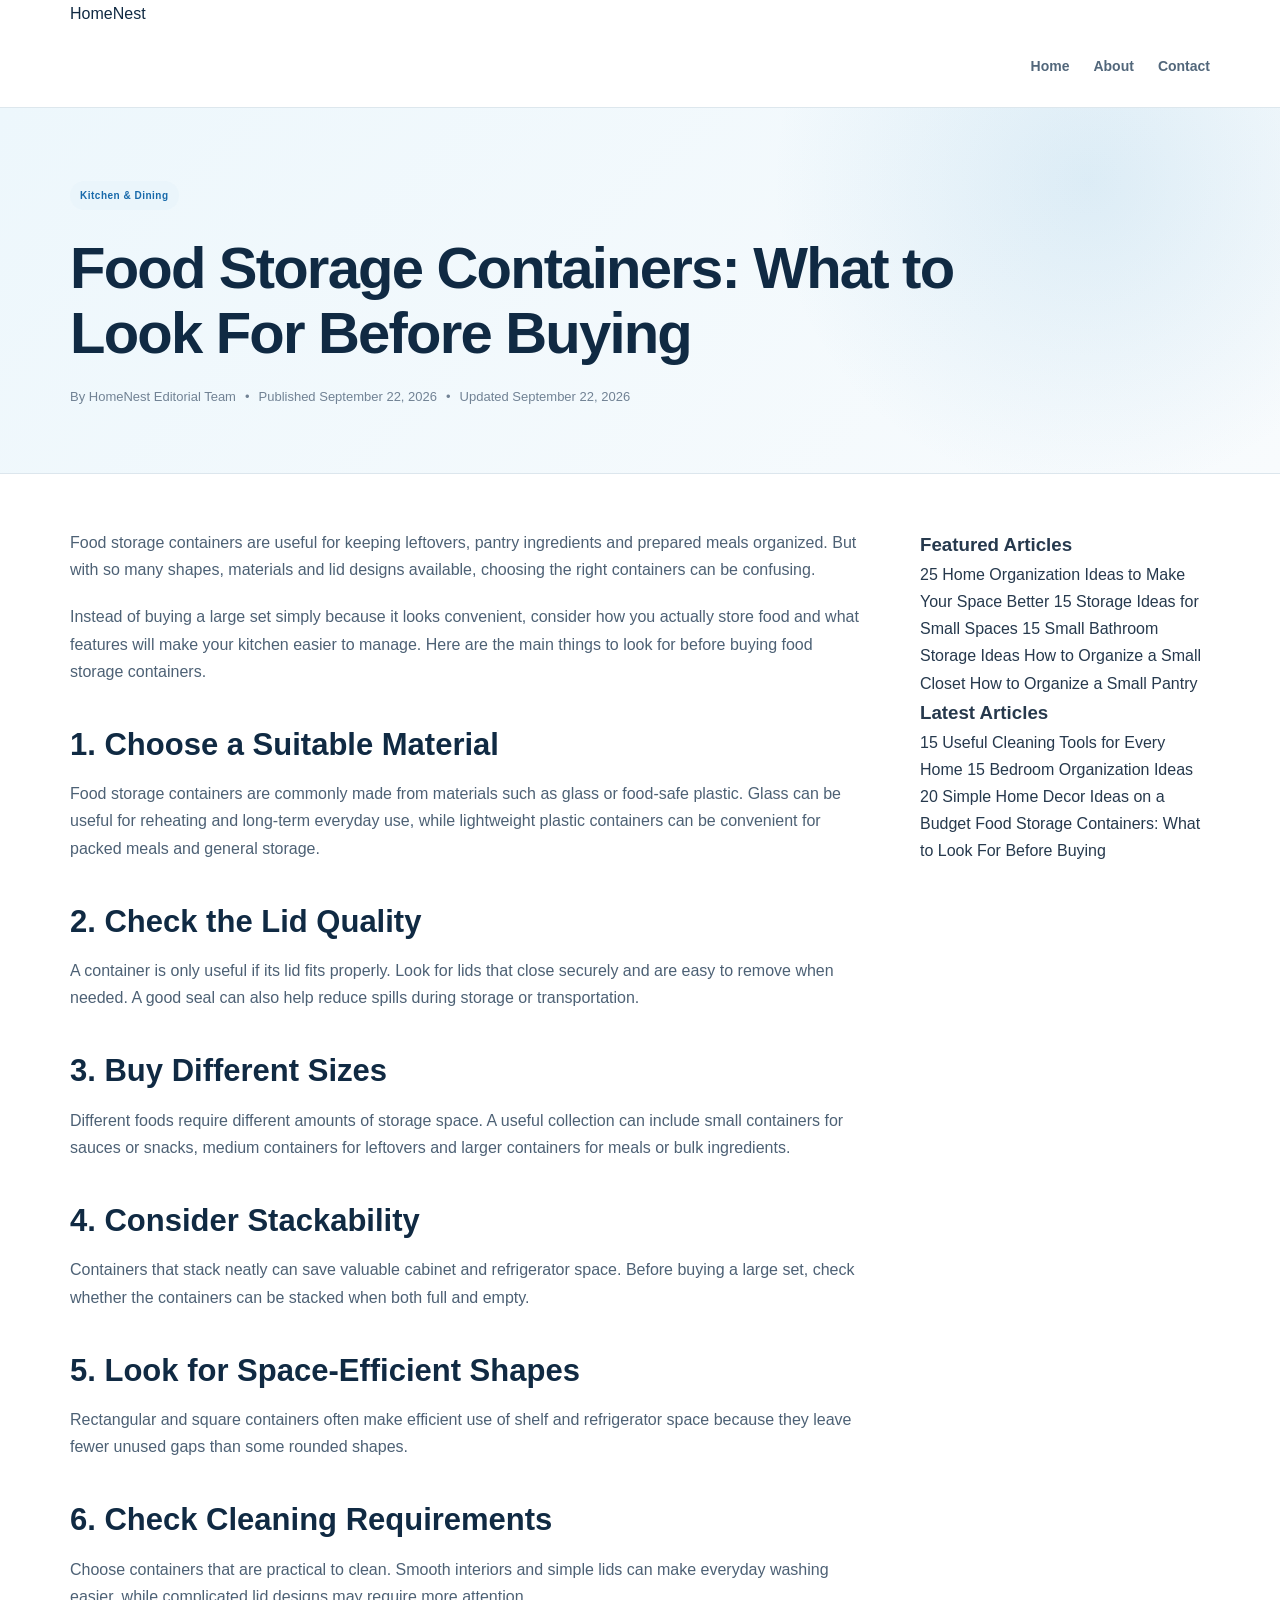
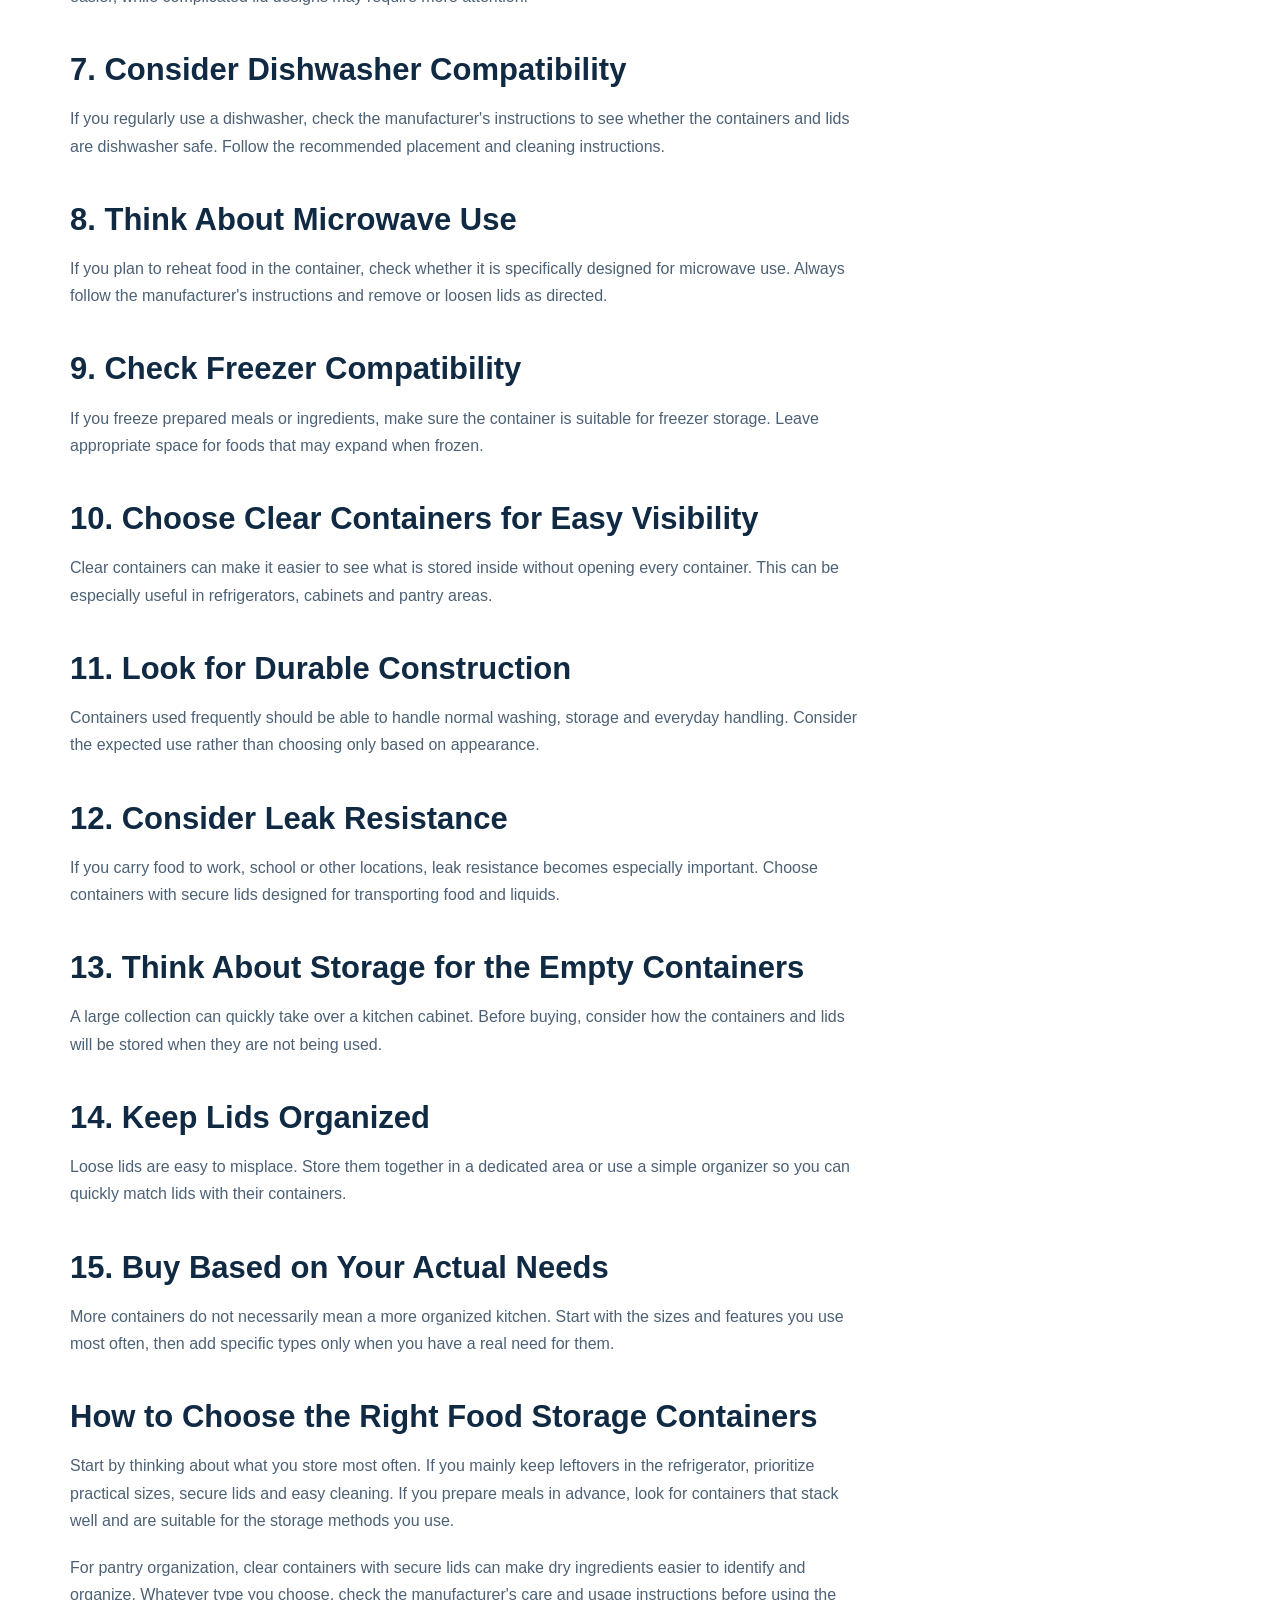
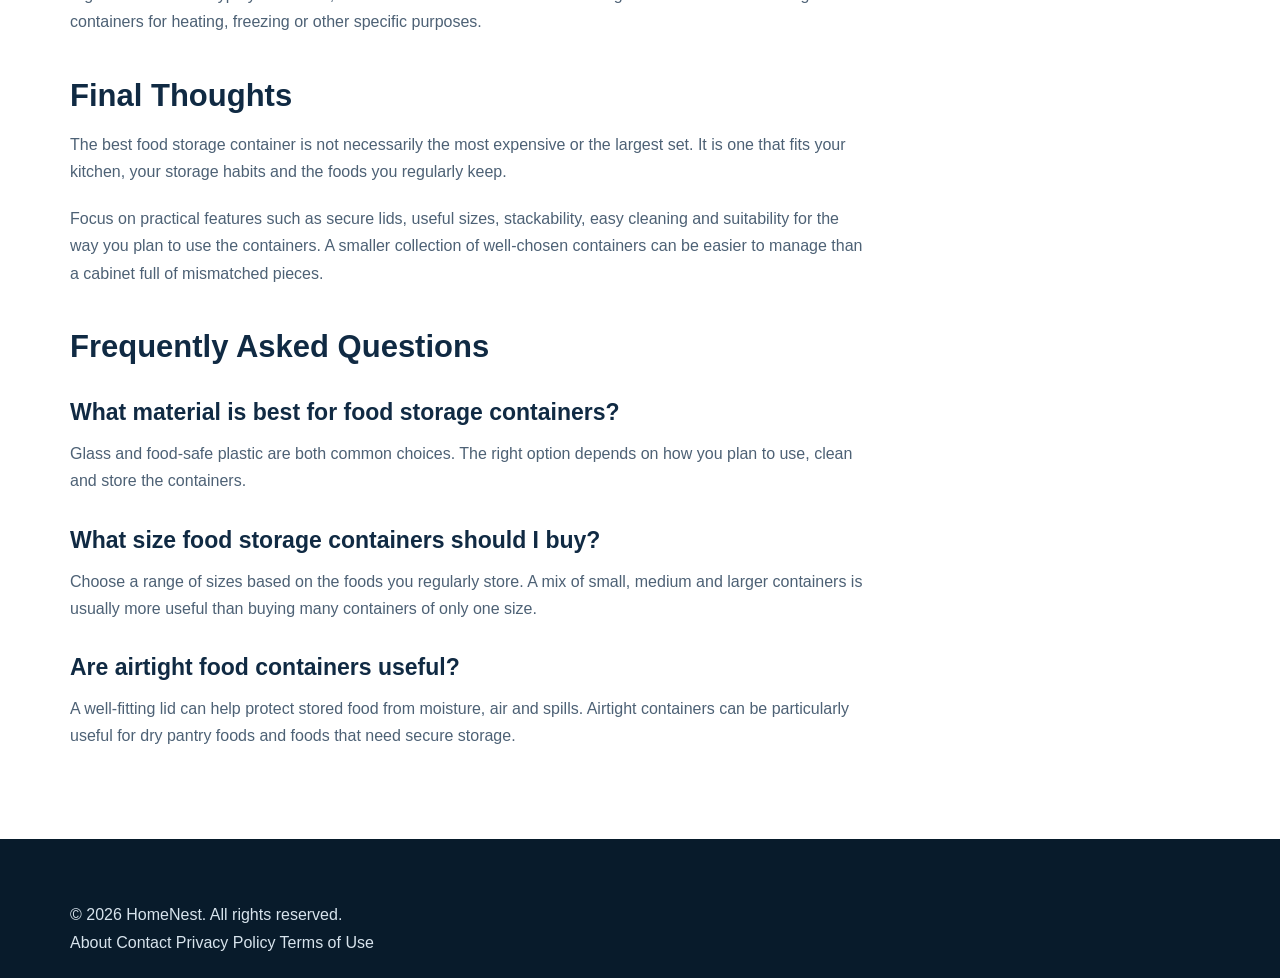
<file: food-storage.html>
<!DOCTYPE html>
<html lang="en">
<head>
  <meta charset="UTF-8">
  <meta name="viewport" content="width=device-width, initial-scale=1.0">

  <title>Food Storage Containers: What to Look For Before Buying | HomeNest</title>
  <meta name="description" content="Learn what to look for when choosing food storage containers, including materials, sizes, lids, durability, cleaning and everyday kitchen use.">
  <meta name="author" content="HomeNest Editorial Team">

  <link rel="canonical" href="https://hamzaishaq033-boop.github.io/homenest/food-storage.html">

  <meta name="google-site-verification" content="PO2u_43AuDkF5000Yihf53EzfjlhtuflF50HynwcxQ">

  <meta property="og:type" content="article">
  <meta property="og:title" content="Food Storage Containers: What to Look For Before Buying | HomeNest">
  <meta property="og:description" content="Learn what to look for when choosing food storage containers, including materials, sizes, lids, durability, cleaning and everyday kitchen use.">
  <meta property="og:url" content="https://hamzaishaq033-boop.github.io/homenest/food-storage.html">
  <meta property="og:site_name" content="HomeNest">

  <meta name="twitter:card" content="summary">
  <meta name="twitter:title" content="Food Storage Containers: What to Look For Before Buying | HomeNest">
  <meta name="twitter:description" content="Learn what to look for when choosing food storage containers, including materials, sizes, lids, durability, cleaning and everyday kitchen use.">

  <link rel="stylesheet" href="style.css">

  <script type="application/ld+json">
  {
    "@context": "https://schema.org",
    "@type": "Article",
    "mainEntityOfPage": {
      "@type": "WebPage",
      "@id": "https://hamzaishaq033-boop.github.io/homenest/food-storage.html"
    },
    "headline": "Food Storage Containers: What to Look For Before Buying",
    "description": "Learn what to look for when choosing food storage containers, including materials, sizes, lids, durability, cleaning and everyday kitchen use.",
    "author": {
      "@type": "Organization",
      "name": "HomeNest Editorial Team"
    },
    "publisher": {
      "@type": "Organization",
      "name": "HomeNest",
      "url": "https://hamzaishaq033-boop.github.io/homenest/"
    },
    "datePublished": "2026-09-22",
    "dateModified": "2026-09-22",
    "articleSection": "Kitchen & Dining",
    "inLanguage": "en"
  }
  </script>

  <script type="application/ld+json">
  {
    "@context": "https://schema.org",
    "@type": "WebSite",
    "name": "HomeNest",
    "url": "https://hamzaishaq033-boop.github.io/homenest/"
  }
  </script>

  <script type="application/ld+json">
  {
    "@context": "https://schema.org",
    "@type": "Organization",
    "name": "HomeNest",
    "url": "https://hamzaishaq033-boop.github.io/homenest/"
  }
  </script>

  <script type="application/ld+json">
  {
    "@context": "https://schema.org",
    "@type": "BreadcrumbList",
    "itemListElement": [
      {
        "@type": "ListItem",
        "position": 1,
        "name": "Home",
        "item": "https://hamzaishaq033-boop.github.io/homenest/"
      },
      {
        "@type": "ListItem",
        "position": 2,
        "name": "Food Storage Containers",
        "item": "https://hamzaishaq033-boop.github.io/homenest/food-storage.html"
      }
    ]
  }
  </script>

  <script type="application/ld+json">
  {
    "@context": "https://schema.org",
    "@type": "FAQPage",
    "mainEntity": [
      {
        "@type": "Question",
        "name": "What material is best for food storage containers?",
        "acceptedAnswer": {
          "@type": "Answer",
          "text": "Glass and food-safe plastic are both common choices. The right option depends on how you plan to use, clean and store the containers."
        }
      },
      {
        "@type": "Question",
        "name": "What size food storage containers should I buy?",
        "acceptedAnswer": {
          "@type": "Answer",
          "text": "Choose a range of sizes based on the foods you regularly store. A mix of small, medium and larger containers is usually more useful than buying many containers of only one size."
        }
      },
      {
        "@type": "Question",
        "name": "Are airtight food containers useful?",
        "acceptedAnswer": {
          "@type": "Answer",
          "text": "A well-fitting lid can help protect stored food from moisture, air and spills. Airtight containers can be particularly useful for dry pantry foods and foods that need secure storage."
        }
      }
    ]
  }
  </script>
</head>

<body>

  <header class="site-header">
    <div class="container">
      <a href="index.html" class="logo">HomeNest</a>

      <nav class="main-nav" aria-label="Main navigation">
        <a href="index.html">Home</a>
        <a href="about.html">About</a>
        <a href="contact.html">Contact</a>
      </nav>
    </div>
  </header>

  <main>

    <section class="article-hero">
      <div class="container">
        <span class="article-category">Kitchen &amp; Dining</span>

        <h1>Food Storage Containers: What to Look For Before Buying</h1>

        <div class="article-meta">
          <span>By HomeNest Editorial Team</span>
          <span>•</span>
          <span>Published September 22, 2026</span>
          <span>•</span>
          <span>Updated September 22, 2026</span>
        </div>
      </div>
    </section>

    <div class="container article-layout">

      <article class="article-content">

        <p class="article-intro">
          Food storage containers are useful for keeping leftovers, pantry ingredients and prepared meals organized. But with so many shapes, materials and lid designs available, choosing the right containers can be confusing.
        </p>

        <p>
          Instead of buying a large set simply because it looks convenient, consider how you actually store food and what features will make your kitchen easier to manage. Here are the main things to look for before buying food storage containers.
        </p>

        <h2>1. Choose a Suitable Material</h2>
        <p>
          Food storage containers are commonly made from materials such as glass or food-safe plastic. Glass can be useful for reheating and long-term everyday use, while lightweight plastic containers can be convenient for packed meals and general storage.
        </p>

        <h2>2. Check the Lid Quality</h2>
        <p>
          A container is only useful if its lid fits properly. Look for lids that close securely and are easy to remove when needed. A good seal can also help reduce spills during storage or transportation.
        </p>

        <h2>3. Buy Different Sizes</h2>
        <p>
          Different foods require different amounts of storage space. A useful collection can include small containers for sauces or snacks, medium containers for leftovers and larger containers for meals or bulk ingredients.
        </p>

        <h2>4. Consider Stackability</h2>
        <p>
          Containers that stack neatly can save valuable cabinet and refrigerator space. Before buying a large set, check whether the containers can be stacked when both full and empty.
        </p>

        <h2>5. Look for Space-Efficient Shapes</h2>
        <p>
          Rectangular and square containers often make efficient use of shelf and refrigerator space because they leave fewer unused gaps than some rounded shapes.
        </p>

        <h2>6. Check Cleaning Requirements</h2>
        <p>
          Choose containers that are practical to clean. Smooth interiors and simple lids can make everyday washing easier, while complicated lid designs may require more attention.
        </p>

        <h2>7. Consider Dishwasher Compatibility</h2>
        <p>
          If you regularly use a dishwasher, check the manufacturer's instructions to see whether the containers and lids are dishwasher safe. Follow the recommended placement and cleaning instructions.
        </p>

        <h2>8. Think About Microwave Use</h2>
        <p>
          If you plan to reheat food in the container, check whether it is specifically designed for microwave use. Always follow the manufacturer's instructions and remove or loosen lids as directed.
        </p>

        <h2>9. Check Freezer Compatibility</h2>
        <p>
          If you freeze prepared meals or ingredients, make sure the container is suitable for freezer storage. Leave appropriate space for foods that may expand when frozen.
        </p>

        <h2>10. Choose Clear Containers for Easy Visibility</h2>
        <p>
          Clear containers can make it easier to see what is stored inside without opening every container. This can be especially useful in refrigerators, cabinets and pantry areas.
        </p>

        <h2>11. Look for Durable Construction</h2>
        <p>
          Containers used frequently should be able to handle normal washing, storage and everyday handling. Consider the expected use rather than choosing only based on appearance.
        </p>

        <h2>12. Consider Leak Resistance</h2>
        <p>
          If you carry food to work, school or other locations, leak resistance becomes especially important. Choose containers with secure lids designed for transporting food and liquids.
        </p>

        <h2>13. Think About Storage for the Empty Containers</h2>
        <p>
          A large collection can quickly take over a kitchen cabinet. Before buying, consider how the containers and lids will be stored when they are not being used.
        </p>

        <h2>14. Keep Lids Organized</h2>
        <p>
          Loose lids are easy to misplace. Store them together in a dedicated area or use a simple organizer so you can quickly match lids with their containers.
        </p>

        <h2>15. Buy Based on Your Actual Needs</h2>
        <p>
          More containers do not necessarily mean a more organized kitchen. Start with the sizes and features you use most often, then add specific types only when you have a real need for them.
        </p>

        <h2>How to Choose the Right Food Storage Containers</h2>

        <p>
          Start by thinking about what you store most often. If you mainly keep leftovers in the refrigerator, prioritize practical sizes, secure lids and easy cleaning. If you prepare meals in advance, look for containers that stack well and are suitable for the storage methods you use.
        </p>

        <p>
          For pantry organization, clear containers with secure lids can make dry ingredients easier to identify and organize. Whatever type you choose, check the manufacturer's care and usage instructions before using the containers for heating, freezing or other specific purposes.
        </p>

        <h2>Final Thoughts</h2>

        <p>
          The best food storage container is not necessarily the most expensive or the largest set. It is one that fits your kitchen, your storage habits and the foods you regularly keep.
        </p>

        <p>
          Focus on practical features such as secure lids, useful sizes, stackability, easy cleaning and suitability for the way you plan to use the containers. A smaller collection of well-chosen containers can be easier to manage than a cabinet full of mismatched pieces.
        </p>

        <h2>Frequently Asked Questions</h2>

        <h3>What material is best for food storage containers?</h3>
        <p>
          Glass and food-safe plastic are both common choices. The right option depends on how you plan to use, clean and store the containers.
        </p>

        <h3>What size food storage containers should I buy?</h3>
        <p>
          Choose a range of sizes based on the foods you regularly store. A mix of small, medium and larger containers is usually more useful than buying many containers of only one size.
        </p>

        <h3>Are airtight food containers useful?</h3>
        <p>
          A well-fitting lid can help protect stored food from moisture, air and spills. Airtight containers can be particularly useful for dry pantry foods and foods that need secure storage.
        </p>

      </article>

      <aside class="article-sidebar">

        <div class="sidebar-box">
          <h3>Featured Articles</h3>

          <a href="article.html">25 Home Organization Ideas to Make Your Space Better</a>
          <a href="storage.html">15 Storage Ideas for Small Spaces</a>
          <a href="bathroom.html">15 Small Bathroom Storage Ideas</a>
          <a href="closet.html">How to Organize a Small Closet</a>
          <a href="pantry.html">How to Organize a Small Pantry</a>
        </div>

        <div class="sidebar-box">
          <h3>Latest Articles</h3>

          <a href="cleaning.html">15 Useful Cleaning Tools for Every Home</a>
          <a href="bedroom.html">15 Bedroom Organization Ideas</a>
          <a href="decor.html">20 Simple Home Decor Ideas on a Budget</a>
          <a href="food-storage.html">Food Storage Containers: What to Look For Before Buying</a>
        </div>

      </aside>

    </div>

  </main>

  <footer class="site-footer">
    <div class="container">

      <p>&copy; 2026 HomeNest. All rights reserved.</p>

      <div class="footer-links">
        <a href="about.html">About</a>
        <a href="contact.html">Contact</a>
        <a href="privacy.html">Privacy Policy</a>
        <a href="terms.html">Terms of Use</a>
      </div>

    </div>
  </footer>

</body>
</html>
</file>
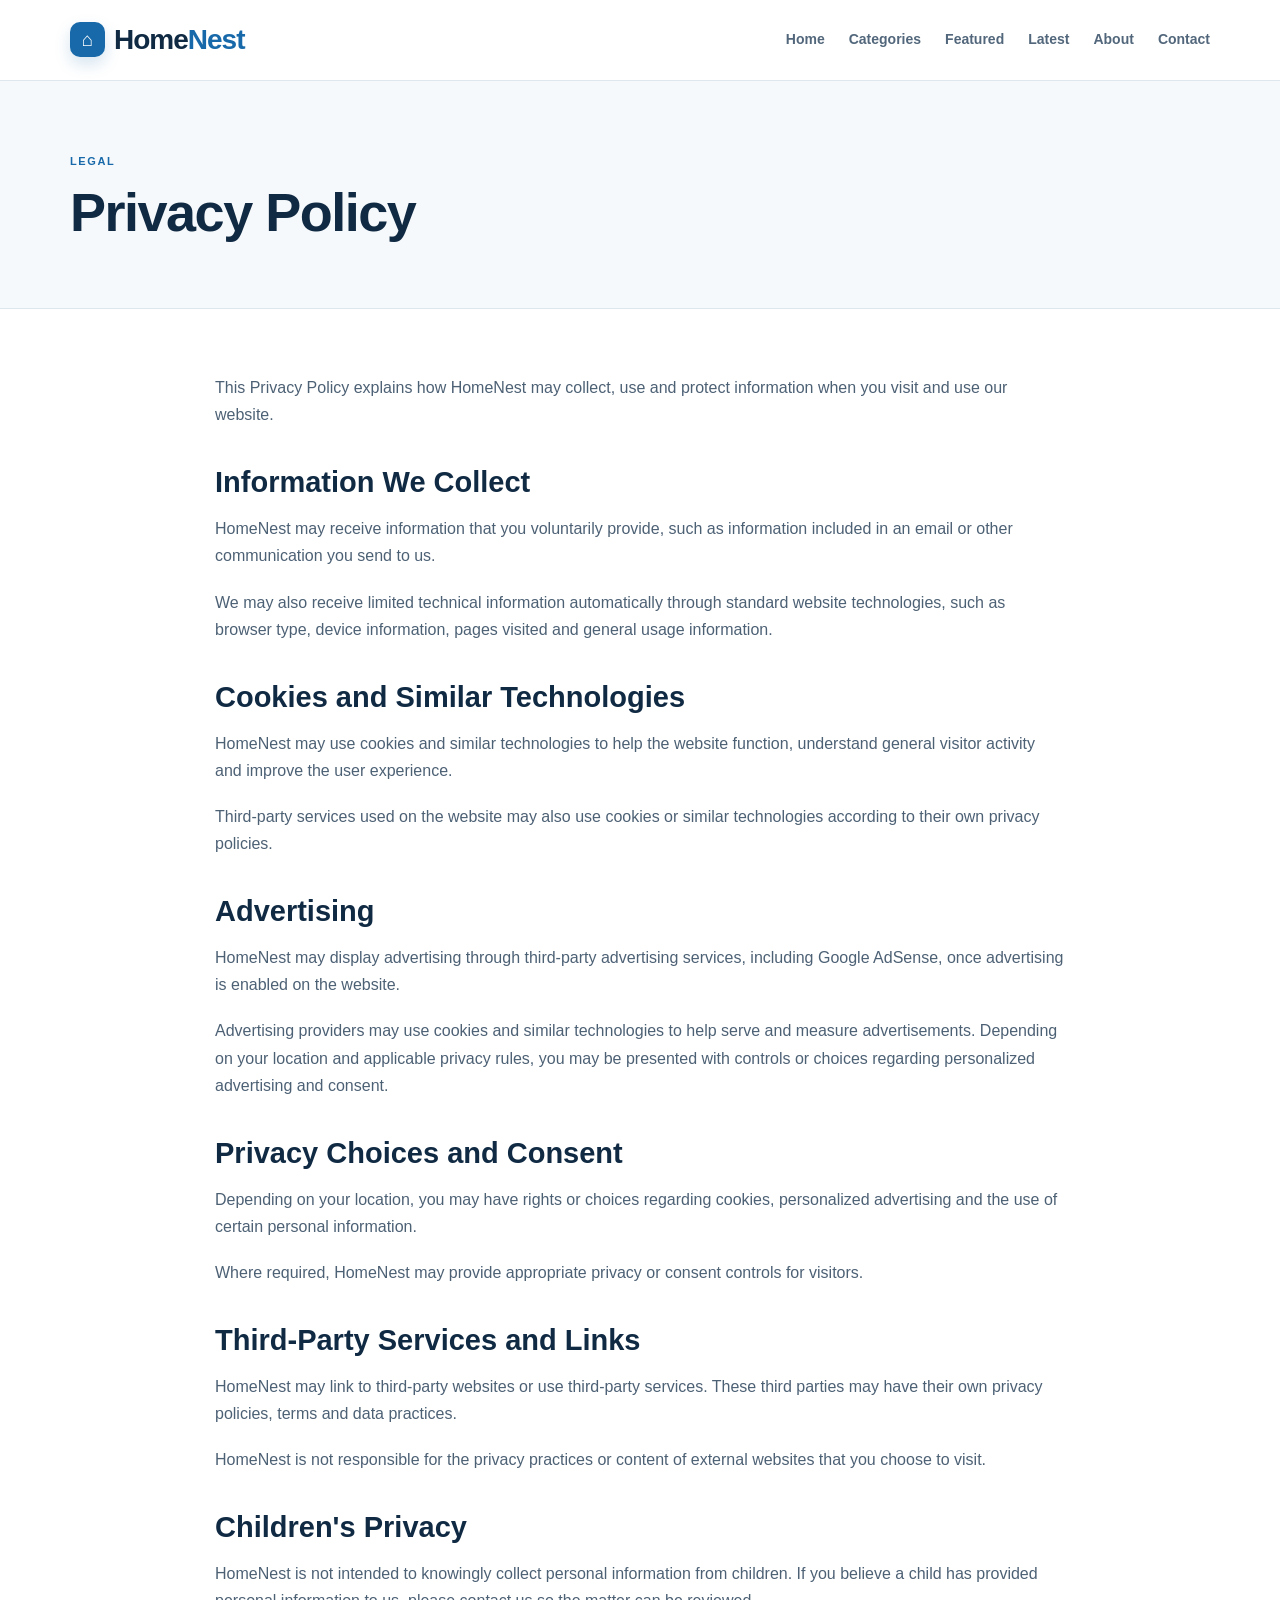
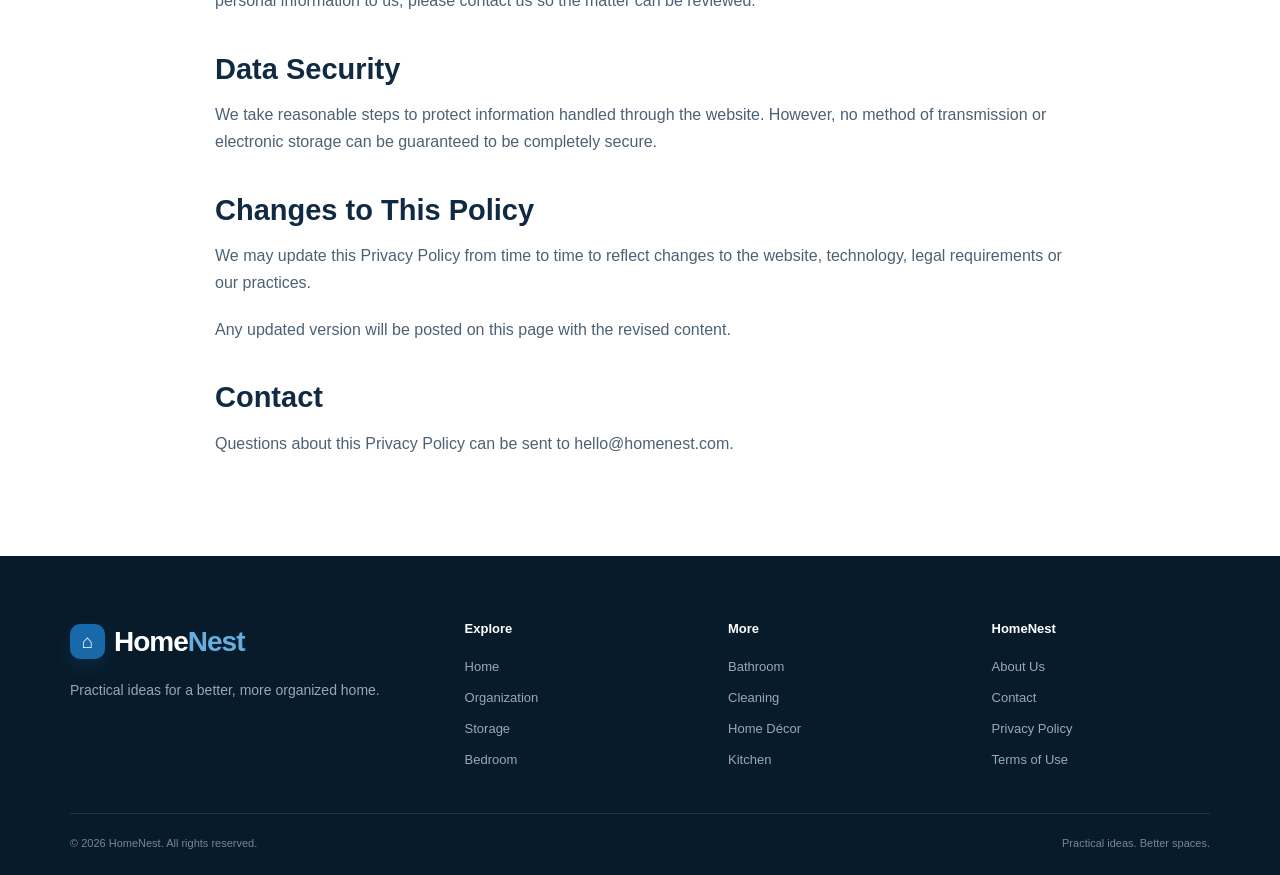
<file: privacy.html>
<!DOCTYPE html>
<!-- Paste into privacy.html -->

<html lang="en">
<head>
  <meta charset="UTF-8">
  <meta name="viewport" content="width=device-width, initial-scale=1.0">

  <title>Privacy Policy — HomeNest</title>
  <meta name="description" content="Read the HomeNest Privacy Policy to learn how information, cookies and advertising technologies may be used when you visit our website.">
  <meta name="author" content="HomeNest Editorial Team">
  <meta name="robots" content="index, follow">

  <link rel="canonical" href="https://hamzaishaq033-boop.github.io/homenest/privacy.html">

  <meta name="google-site-verification" content="PO2u_43AuDkF5000Yihf53EzfjlhtuflF50HynwcxQ">

  <meta property="og:type" content="website">
  <meta property="og:title" content="Privacy Policy — HomeNest">
  <meta property="og:description" content="Read the HomeNest Privacy Policy to learn how information, cookies and advertising technologies may be used when you visit our website.">
  <meta property="og:url" content="https://hamzaishaq033-boop.github.io/homenest/privacy.html">
  <meta property="og:site_name" content="HomeNest">

  <meta name="twitter:card" content="summary">
  <meta name="twitter:title" content="Privacy Policy — HomeNest">
  <meta name="twitter:description" content="Read the HomeNest Privacy Policy to learn how information, cookies and advertising technologies may be used when you visit our website.">

  <link rel="stylesheet" href="style.css">

  <script type="application/ld+json">
  {
    "@context": "https://schema.org",
    "@type": "WebPage",
    "name": "Privacy Policy — HomeNest",
    "url": "https://hamzaishaq033-boop.github.io/homenest/privacy.html",
    "description": "HomeNest Privacy Policy."
  }
  </script>
</head>

<body>

<header class="site-header">
  <div class="container header-inner">

    <a href="index.html" class="logo" aria-label="HomeNest Home">
      <span class="logo-mark">⌂</span>
      <span class="logo-text">Home<span>Nest</span></span>
    </a>

    <nav class="main-nav" aria-label="Main navigation">
      <a href="index.html">Home</a>
      <a href="index.html#categories">Categories</a>
      <a href="index.html#featured-articles">Featured</a>
      <a href="index.html#latest-articles">Latest</a>
      <a href="about.html">About</a>
      <a href="contact.html">Contact</a>
    </nav>

  </div>
</header>

<main>

  <section class="page-hero">
    <div class="container">
      <span class="eyebrow">LEGAL</span>
      <h1>Privacy Policy</h1>
    </div>
  </section>

  <div class="container">

    <article class="legal-page">

      <p>
        This Privacy Policy explains how HomeNest may collect, use and protect information when you visit and use our website.
      </p>

      <h2>Information We Collect</h2>

      <p>
        HomeNest may receive information that you voluntarily provide, such as information included in an email or other communication you send to us.
      </p>

      <p>
        We may also receive limited technical information automatically through standard website technologies, such as browser type, device information, pages visited and general usage information.
      </p>

      <h2>Cookies and Similar Technologies</h2>

      <p>
        HomeNest may use cookies and similar technologies to help the website function, understand general visitor activity and improve the user experience.
      </p>

      <p>
        Third-party services used on the website may also use cookies or similar technologies according to their own privacy policies.
      </p>

      <h2>Advertising</h2>

      <p>
        HomeNest may display advertising through third-party advertising services, including Google AdSense, once advertising is enabled on the website.
      </p>

      <p>
        Advertising providers may use cookies and similar technologies to help serve and measure advertisements. Depending on your location and applicable privacy rules, you may be presented with controls or choices regarding personalized advertising and consent.
      </p>

      <h2>Privacy Choices and Consent</h2>

      <p>
        Depending on your location, you may have rights or choices regarding cookies, personalized advertising and the use of certain personal information.
      </p>

      <p>
        Where required, HomeNest may provide appropriate privacy or consent controls for visitors.
      </p>

      <h2>Third-Party Services and Links</h2>

      <p>
        HomeNest may link to third-party websites or use third-party services. These third parties may have their own privacy policies, terms and data practices.
      </p>

      <p>
        HomeNest is not responsible for the privacy practices or content of external websites that you choose to visit.
      </p>

      <h2>Children's Privacy</h2>

      <p>
        HomeNest is not intended to knowingly collect personal information from children. If you believe a child has provided personal information to us, please contact us so the matter can be reviewed.
      </p>

      <h2>Data Security</h2>

      <p>
        We take reasonable steps to protect information handled through the website. However, no method of transmission or electronic storage can be guaranteed to be completely secure.
      </p>

      <h2>Changes to This Policy</h2>

      <p>
        We may update this Privacy Policy from time to time to reflect changes to the website, technology, legal requirements or our practices.
      </p>

      <p>
        Any updated version will be posted on this page with the revised content.
      </p>

      <h2>Contact</h2>

      <p>
        Questions about this Privacy Policy can be sent to
        <a href="mailto:hello@homenest.com">hello@homenest.com</a>.
      </p>

    </article>

  </div>

</main>

<footer class="site-footer">
  <div class="container">

    <div class="footer-main">

      <div class="footer-brand">
        <a href="index.html" class="logo">
          <span class="logo-mark">⌂</span>
          <span class="logo-text">Home<span>Nest</span></span>
        </a>

        <p>
          Practical ideas for a better, more organized home.
        </p>
      </div>

      <div class="footer-column">
        <h3>Explore</h3>
        <a href="index.html">Home</a>
        <a href="article.html">Organization</a>
        <a href="storage.html">Storage</a>
        <a href="bedroom.html">Bedroom</a>
      </div>

      <div class="footer-column">
        <h3>More</h3>
        <a href="bathroom.html">Bathroom</a>
        <a href="cleaning.html">Cleaning</a>
        <a href="decor.html">Home Décor</a>
        <a href="food-storage.html">Kitchen</a>
      </div>

      <div class="footer-column">
        <h3>HomeNest</h3>
        <a href="about.html">About Us</a>
        <a href="contact.html">Contact</a>
        <a href="privacy.html">Privacy Policy</a>
        <a href="terms.html">Terms of Use</a>
      </div>

    </div>

    <div class="footer-bottom">
      <p>
        &copy; <span data-current-year>2026</span> HomeNest. All rights reserved.
      </p>

      <p>
        Practical ideas. Better spaces.
      </p>
    </div>

  </div>
</footer>

<script src="script.js"></script>

</body>
</html>
</file>
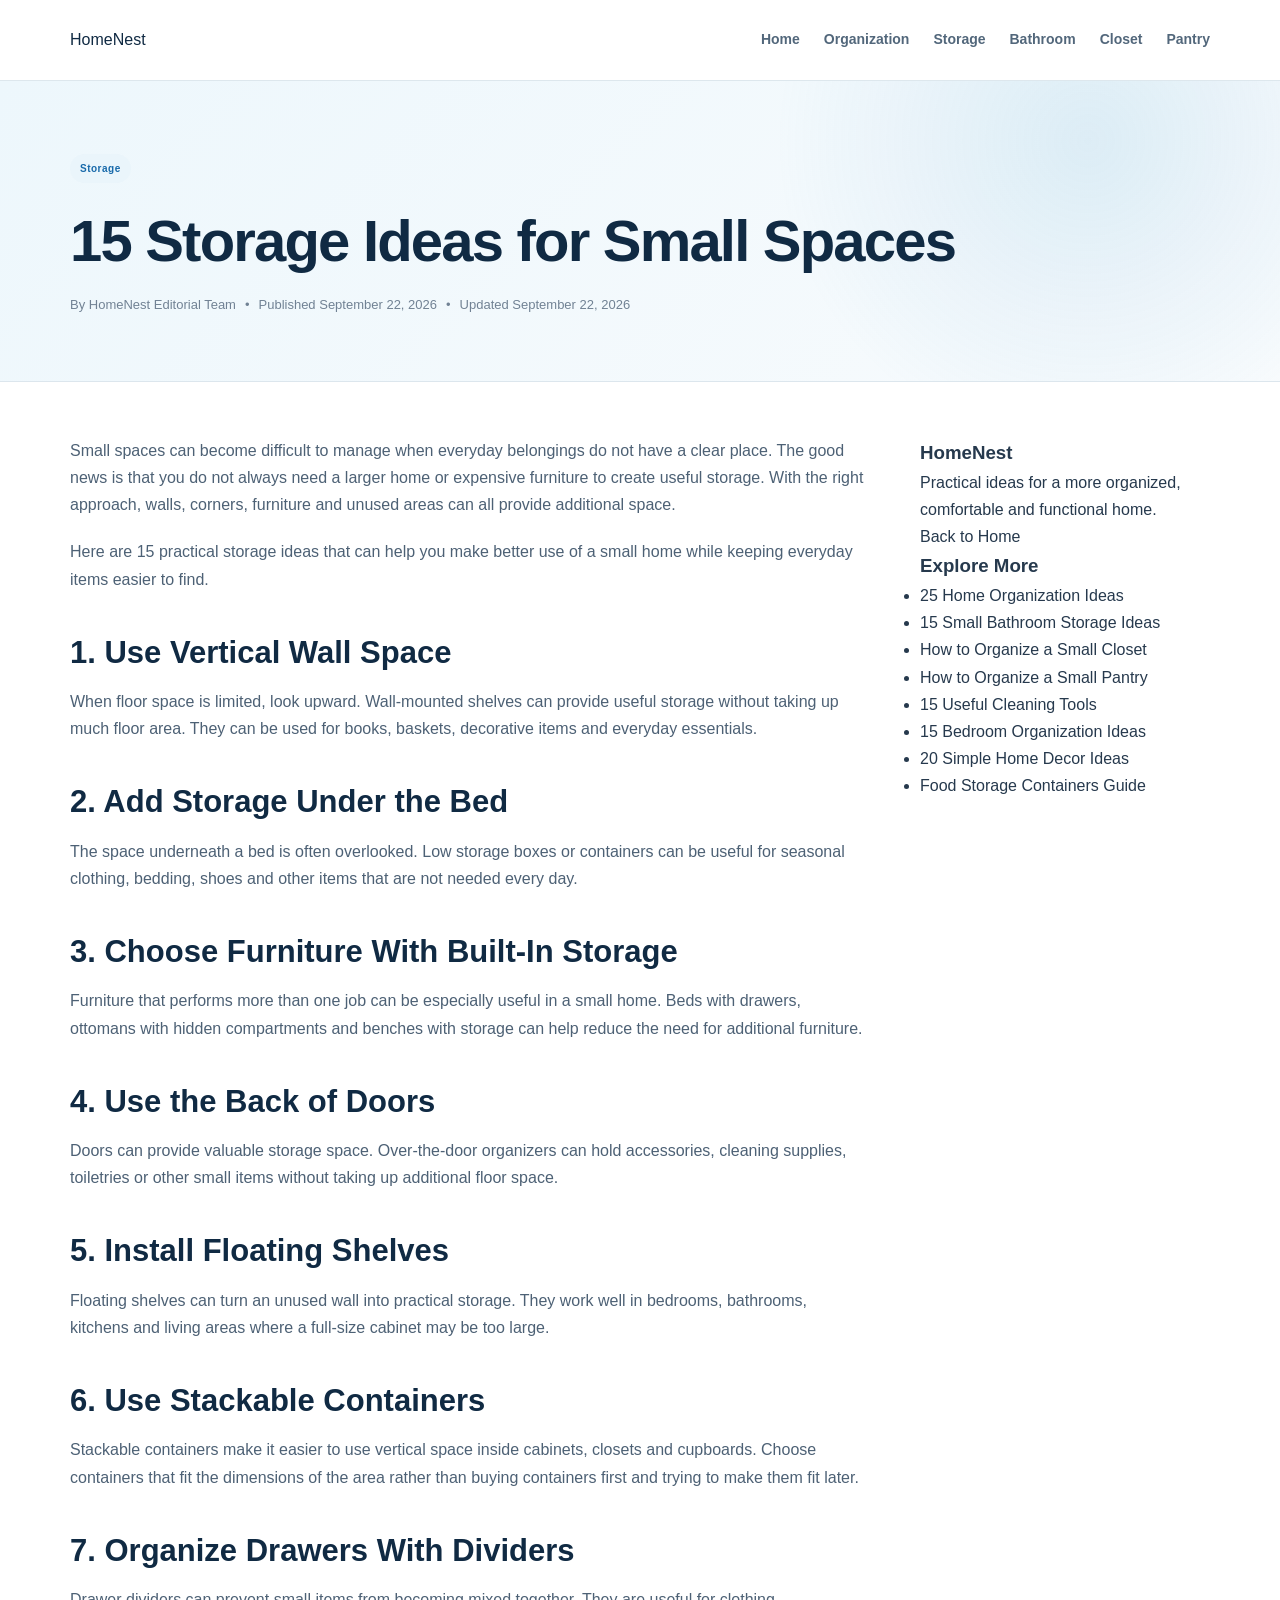
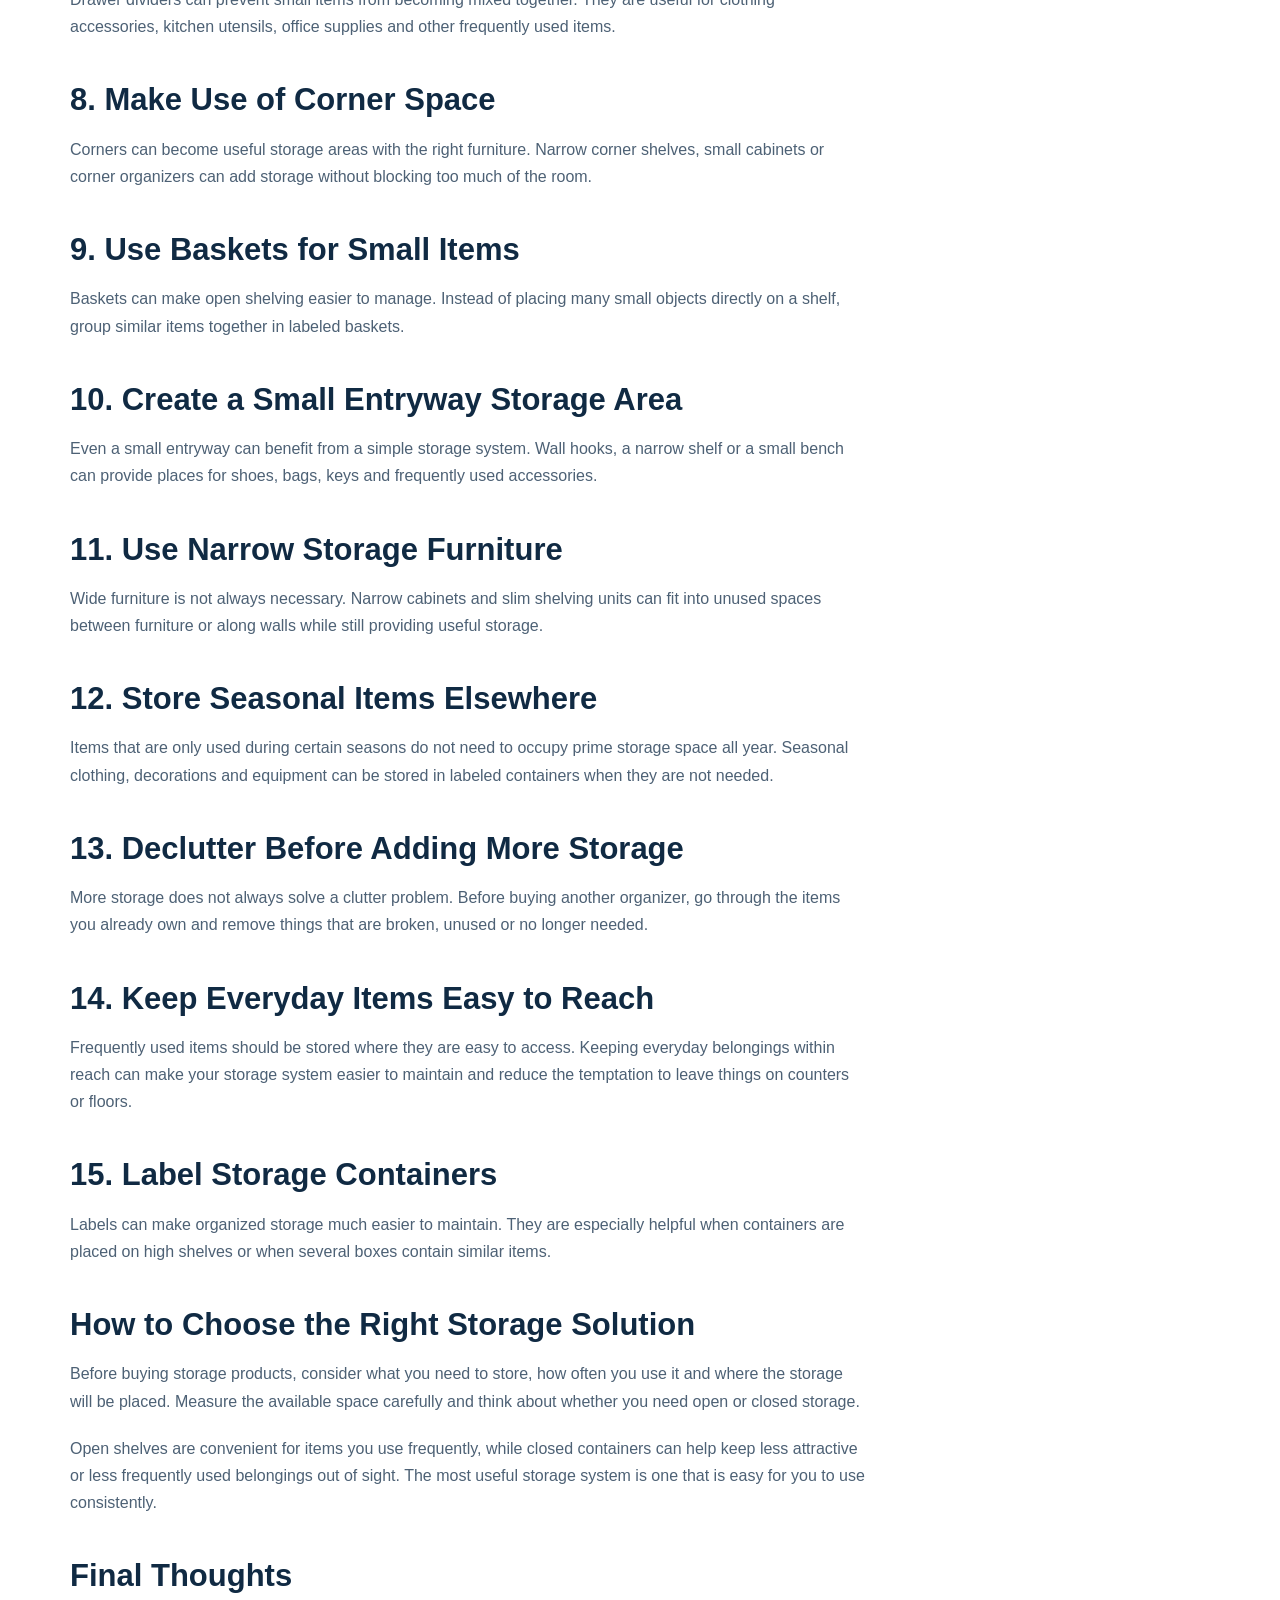
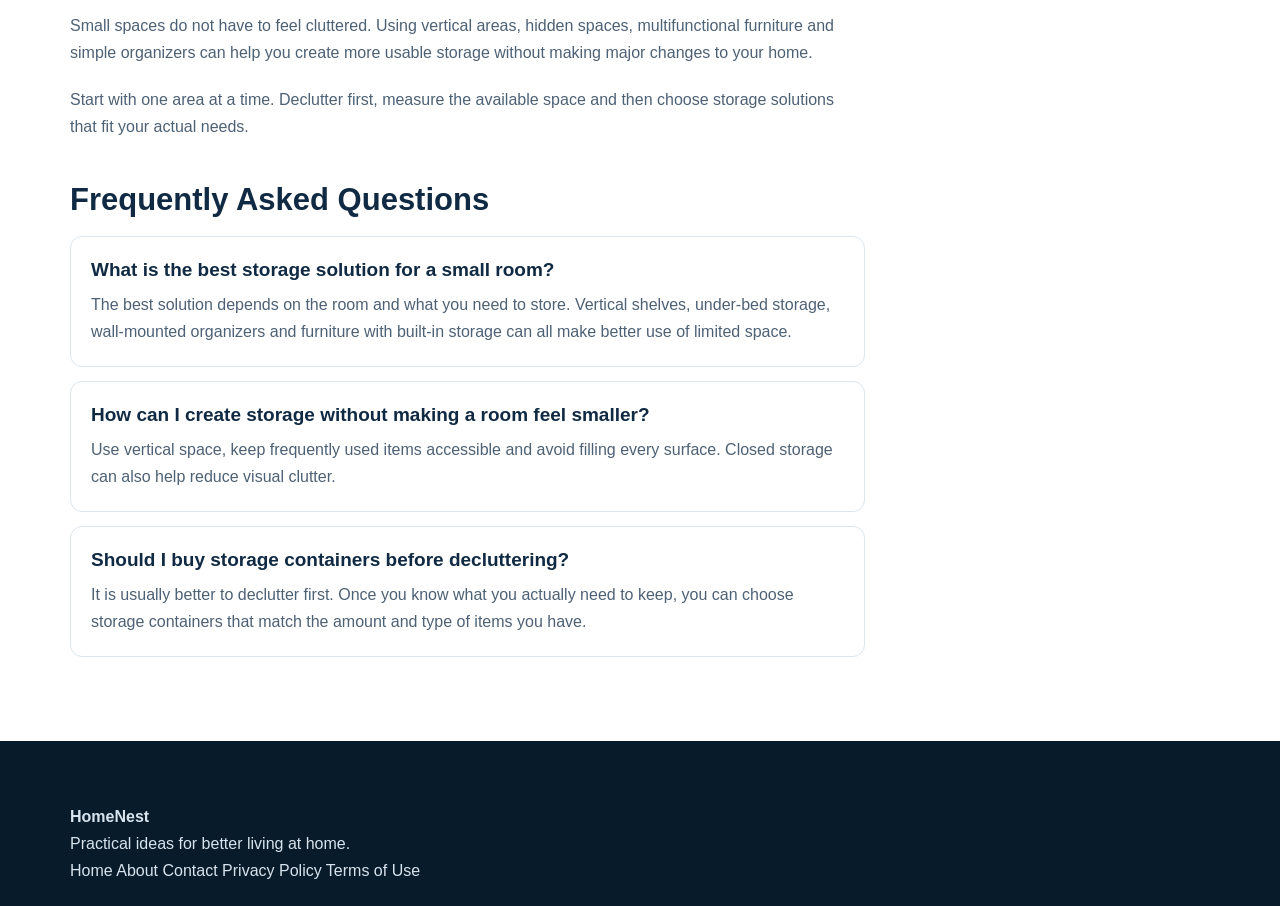
<file: storage.html>
<!DOCTYPE html>
<html lang="en">

<head>
<meta charset="UTF-8">
<meta name="viewport" content="width=device-width, initial-scale=1.0">

<title>15 Storage Ideas for Small Spaces | HomeNest</title>

<meta name="description" content="Discover 15 practical storage ideas for small spaces, including vertical storage, under-bed solutions, hidden storage and simple ways to make every inch count.">

<meta name="author" content="HomeNest Editorial Team">

<link rel="canonical" href="https://hamzaishaq033-boop.github.io/homenest/storage.html">

<meta name="google-site-verification" content="PO2u_43AuDkF5000Yihf53EzfjlhtuflF50uHynwcxQ">

<meta property="og:type" content="article">
<meta property="og:title" content="15 Storage Ideas for Small Spaces | HomeNest">
<meta property="og:description" content="Discover 15 practical storage ideas for small spaces, including vertical storage, under-bed solutions, hidden storage and simple ways to make every inch count.">
<meta property="og:url" content="https://hamzaishaq033-boop.github.io/homenest/storage.html">
<meta property="og:site_name" content="HomeNest">

<meta name="twitter:card" content="summary">
<meta name="twitter:title" content="15 Storage Ideas for Small Spaces | HomeNest">
<meta name="twitter:description" content="Discover 15 practical storage ideas for small spaces, including vertical storage, under-bed solutions, hidden storage and simple ways to make every inch count.">

<link rel="stylesheet" href="style.css">

<script type="application/ld+json">
{
  "@context": "https://schema.org",
  "@type": "Article",
  "mainEntityOfPage": {
    "@type": "WebPage",
    "@id": "https://hamzaishaq033-boop.github.io/homenest/storage.html"
  },
  "headline": "15 Storage Ideas for Small Spaces",
  "description": "Discover 15 practical storage ideas for small spaces, including vertical storage, under-bed solutions, hidden storage and simple ways to make every inch count.",
  "author": {
    "@type": "Organization",
    "name": "HomeNest Editorial Team"
  },
  "publisher": {
    "@type": "Organization",
    "name": "HomeNest",
    "url": "https://hamzaishaq033-boop.github.io/homenest/"
  },
  "datePublished": "2026-09-22",
  "dateModified": "2026-09-22",
  "articleSection": "Storage",
  "inLanguage": "en"
}
</script>

<script type="application/ld+json">
{
  "@context": "https://schema.org",
  "@type": "WebSite",
  "name": "HomeNest",
  "url": "https://hamzaishaq033-boop.github.io/homenest/"
}
</script>

<script type="application/ld+json">
{
  "@context": "https://schema.org",
  "@type": "Organization",
  "name": "HomeNest",
  "url": "https://hamzaishaq033-boop.github.io/homenest/"
}
</script>

<script type="application/ld+json">
{
  "@context": "https://schema.org",
  "@type": "BreadcrumbList",
  "itemListElement": [
    {
      "@type": "ListItem",
      "position": 1,
      "name": "Home",
      "item": "https://hamzaishaq033-boop.github.io/homenest/"
    },
    {
      "@type": "ListItem",
      "position": 2,
      "name": "15 Storage Ideas for Small Spaces",
      "item": "https://hamzaishaq033-boop.github.io/homenest/storage.html"
    }
  ]
}
</script>

<script type="application/ld+json">
{
  "@context": "https://schema.org",
  "@type": "FAQPage",
  "mainEntity": [
    {
      "@type": "Question",
      "name": "What is the best storage solution for a small room?",
      "acceptedAnswer": {
        "@type": "Answer",
        "text": "The best solution depends on the room and what you need to store. Vertical shelves, under-bed storage, wall-mounted organizers and furniture with built-in storage can all make better use of limited space."
      }
    },
    {
      "@type": "Question",
      "name": "How can I create storage without making a room feel smaller?",
      "acceptedAnswer": {
        "@type": "Answer",
        "text": "Use vertical space, keep frequently used items accessible and avoid filling every surface. Closed storage can also help reduce visual clutter."
      }
    },
    {
      "@type": "Question",
      "name": "Should I buy storage containers before decluttering?",
      "acceptedAnswer": {
        "@type": "Answer",
        "text": "It is usually better to declutter first. Once you know what you actually need to keep, you can choose storage containers that match the amount and type of items you have."
      }
    }
  ]
}
</script>

</head>

<body>

<header class="site-header">
  <div class="container header-inner">

    <a href="index.html" class="logo" aria-label="HomeNest Home">
      HomeNest
    </a>

    <nav class="main-nav" aria-label="Main navigation">
      <a href="index.html">Home</a>
      <a href="article.html">Organization</a>
      <a href="storage.html">Storage</a>
      <a href="bathroom.html">Bathroom</a>
      <a href="closet.html">Closet</a>
      <a href="pantry.html">Pantry</a>
    </nav>

  </div>
</header>

<main>

<section class="article-hero">
  <div class="container">

    <div class="article-category">Storage</div>

    <h1>15 Storage Ideas for Small Spaces</h1>

    <div class="article-meta">
      <span>By HomeNest Editorial Team</span>
      <span>•</span>
      <span>Published September 22, 2026</span>
      <span>•</span>
      <span>Updated September 22, 2026</span>
    </div>

  </div>
</section>

<section class="article-section">

  <div class="container article-layout">

    <article class="article-content">

      <p class="article-intro">
        Small spaces can become difficult to manage when everyday belongings do not have a clear place. The good news is that you do not always need a larger home or expensive furniture to create useful storage. With the right approach, walls, corners, furniture and unused areas can all provide additional space.
      </p>

      <p>
        Here are 15 practical storage ideas that can help you make better use of a small home while keeping everyday items easier to find.
      </p>

      <h2>1. Use Vertical Wall Space</h2>

      <p>
        When floor space is limited, look upward. Wall-mounted shelves can provide useful storage without taking up much floor area. They can be used for books, baskets, decorative items and everyday essentials.
      </p>

      <h2>2. Add Storage Under the Bed</h2>

      <p>
        The space underneath a bed is often overlooked. Low storage boxes or containers can be useful for seasonal clothing, bedding, shoes and other items that are not needed every day.
      </p>

      <h2>3. Choose Furniture With Built-In Storage</h2>

      <p>
        Furniture that performs more than one job can be especially useful in a small home. Beds with drawers, ottomans with hidden compartments and benches with storage can help reduce the need for additional furniture.
      </p>

      <h2>4. Use the Back of Doors</h2>

      <p>
        Doors can provide valuable storage space. Over-the-door organizers can hold accessories, cleaning supplies, toiletries or other small items without taking up additional floor space.
      </p>

      <h2>5. Install Floating Shelves</h2>

      <p>
        Floating shelves can turn an unused wall into practical storage. They work well in bedrooms, bathrooms, kitchens and living areas where a full-size cabinet may be too large.
      </p>

      <h2>6. Use Stackable Containers</h2>

      <p>
        Stackable containers make it easier to use vertical space inside cabinets, closets and cupboards. Choose containers that fit the dimensions of the area rather than buying containers first and trying to make them fit later.
      </p>

      <h2>7. Organize Drawers With Dividers</h2>

      <p>
        Drawer dividers can prevent small items from becoming mixed together. They are useful for clothing accessories, kitchen utensils, office supplies and other frequently used items.
      </p>

      <h2>8. Make Use of Corner Space</h2>

      <p>
        Corners can become useful storage areas with the right furniture. Narrow corner shelves, small cabinets or corner organizers can add storage without blocking too much of the room.
      </p>

      <h2>9. Use Baskets for Small Items</h2>

      <p>
        Baskets can make open shelving easier to manage. Instead of placing many small objects directly on a shelf, group similar items together in labeled baskets.
      </p>

      <h2>10. Create a Small Entryway Storage Area</h2>

      <p>
        Even a small entryway can benefit from a simple storage system. Wall hooks, a narrow shelf or a small bench can provide places for shoes, bags, keys and frequently used accessories.
      </p>

      <h2>11. Use Narrow Storage Furniture</h2>

      <p>
        Wide furniture is not always necessary. Narrow cabinets and slim shelving units can fit into unused spaces between furniture or along walls while still providing useful storage.
      </p>

      <h2>12. Store Seasonal Items Elsewhere</h2>

      <p>
        Items that are only used during certain seasons do not need to occupy prime storage space all year. Seasonal clothing, decorations and equipment can be stored in labeled containers when they are not needed.
      </p>

      <h2>13. Declutter Before Adding More Storage</h2>

      <p>
        More storage does not always solve a clutter problem. Before buying another organizer, go through the items you already own and remove things that are broken, unused or no longer needed.
      </p>

      <h2>14. Keep Everyday Items Easy to Reach</h2>

      <p>
        Frequently used items should be stored where they are easy to access. Keeping everyday belongings within reach can make your storage system easier to maintain and reduce the temptation to leave things on counters or floors.
      </p>

      <h2>15. Label Storage Containers</h2>

      <p>
        Labels can make organized storage much easier to maintain. They are especially helpful when containers are placed on high shelves or when several boxes contain similar items.
      </p>

      <h2>How to Choose the Right Storage Solution</h2>

      <p>
        Before buying storage products, consider what you need to store, how often you use it and where the storage will be placed. Measure the available space carefully and think about whether you need open or closed storage.
      </p>

      <p>
        Open shelves are convenient for items you use frequently, while closed containers can help keep less attractive or less frequently used belongings out of sight. The most useful storage system is one that is easy for you to use consistently.
      </p>

      <h2>Final Thoughts</h2>

      <p>
        Small spaces do not have to feel cluttered. Using vertical areas, hidden spaces, multifunctional furniture and simple organizers can help you create more usable storage without making major changes to your home.
      </p>

      <p>
        Start with one area at a time. Declutter first, measure the available space and then choose storage solutions that fit your actual needs.
      </p>

      <section class="faq-section">

        <h2>Frequently Asked Questions</h2>

        <div class="faq-item">
          <h3>What is the best storage solution for a small room?</h3>
          <p>
            The best solution depends on the room and what you need to store. Vertical shelves, under-bed storage, wall-mounted organizers and furniture with built-in storage can all make better use of limited space.
          </p>
        </div>

        <div class="faq-item">
          <h3>How can I create storage without making a room feel smaller?</h3>
          <p>
            Use vertical space, keep frequently used items accessible and avoid filling every surface. Closed storage can also help reduce visual clutter.
          </p>
        </div>

        <div class="faq-item">
          <h3>Should I buy storage containers before decluttering?</h3>
          <p>
            It is usually better to declutter first. Once you know what you actually need to keep, you can choose storage containers that match the amount and type of items you have.
          </p>
        </div>

      </section>

    </article>

    <aside class="article-sidebar">

      <div class="sidebar-box">

        <h3>HomeNest</h3>

        <p>
          Practical ideas for a more organized, comfortable and functional home.
        </p>

        <a href="index.html" class="sidebar-link">
          Back to Home
        </a>

      </div>

      <div class="sidebar-box">

        <h3>Explore More</h3>

        <ul>

          <li>
            <a href="article.html">
              25 Home Organization Ideas
            </a>
          </li>

          <li>
            <a href="bathroom.html">
              15 Small Bathroom Storage Ideas
            </a>
          </li>

          <li>
            <a href="closet.html">
              How to Organize a Small Closet
            </a>
          </li>

          <li>
            <a href="pantry.html">
              How to Organize a Small Pantry
            </a>
          </li>

          <li>
            <a href="cleaning.html">
              15 Useful Cleaning Tools
            </a>
          </li>

          <li>
            <a href="bedroom.html">
              15 Bedroom Organization Ideas
            </a>
          </li>

          <li>
            <a href="decor.html">
              20 Simple Home Decor Ideas
            </a>
          </li>

          <li>
            <a href="food-storage.html">
              Food Storage Containers Guide
            </a>
          </li>

        </ul>

      </div>

    </aside>

  </div>

</section>

</main>

<footer class="site-footer">

  <div class="container footer-inner">

    <div>
      <strong>HomeNest</strong>

      <p>
        Practical ideas for better living at home.
      </p>
    </div>

    <nav aria-label="Footer navigation">
      <a href="about.html">About</a>
      <a href="contact.html">Contact</a>
      <a href="privacy.html">Privacy Policy</a>
      <a href="terms.html">Terms of Use</a>
    </nav>

  </div>

</footer>

<script src="script.js"></script>

</body>
</html>
</file>
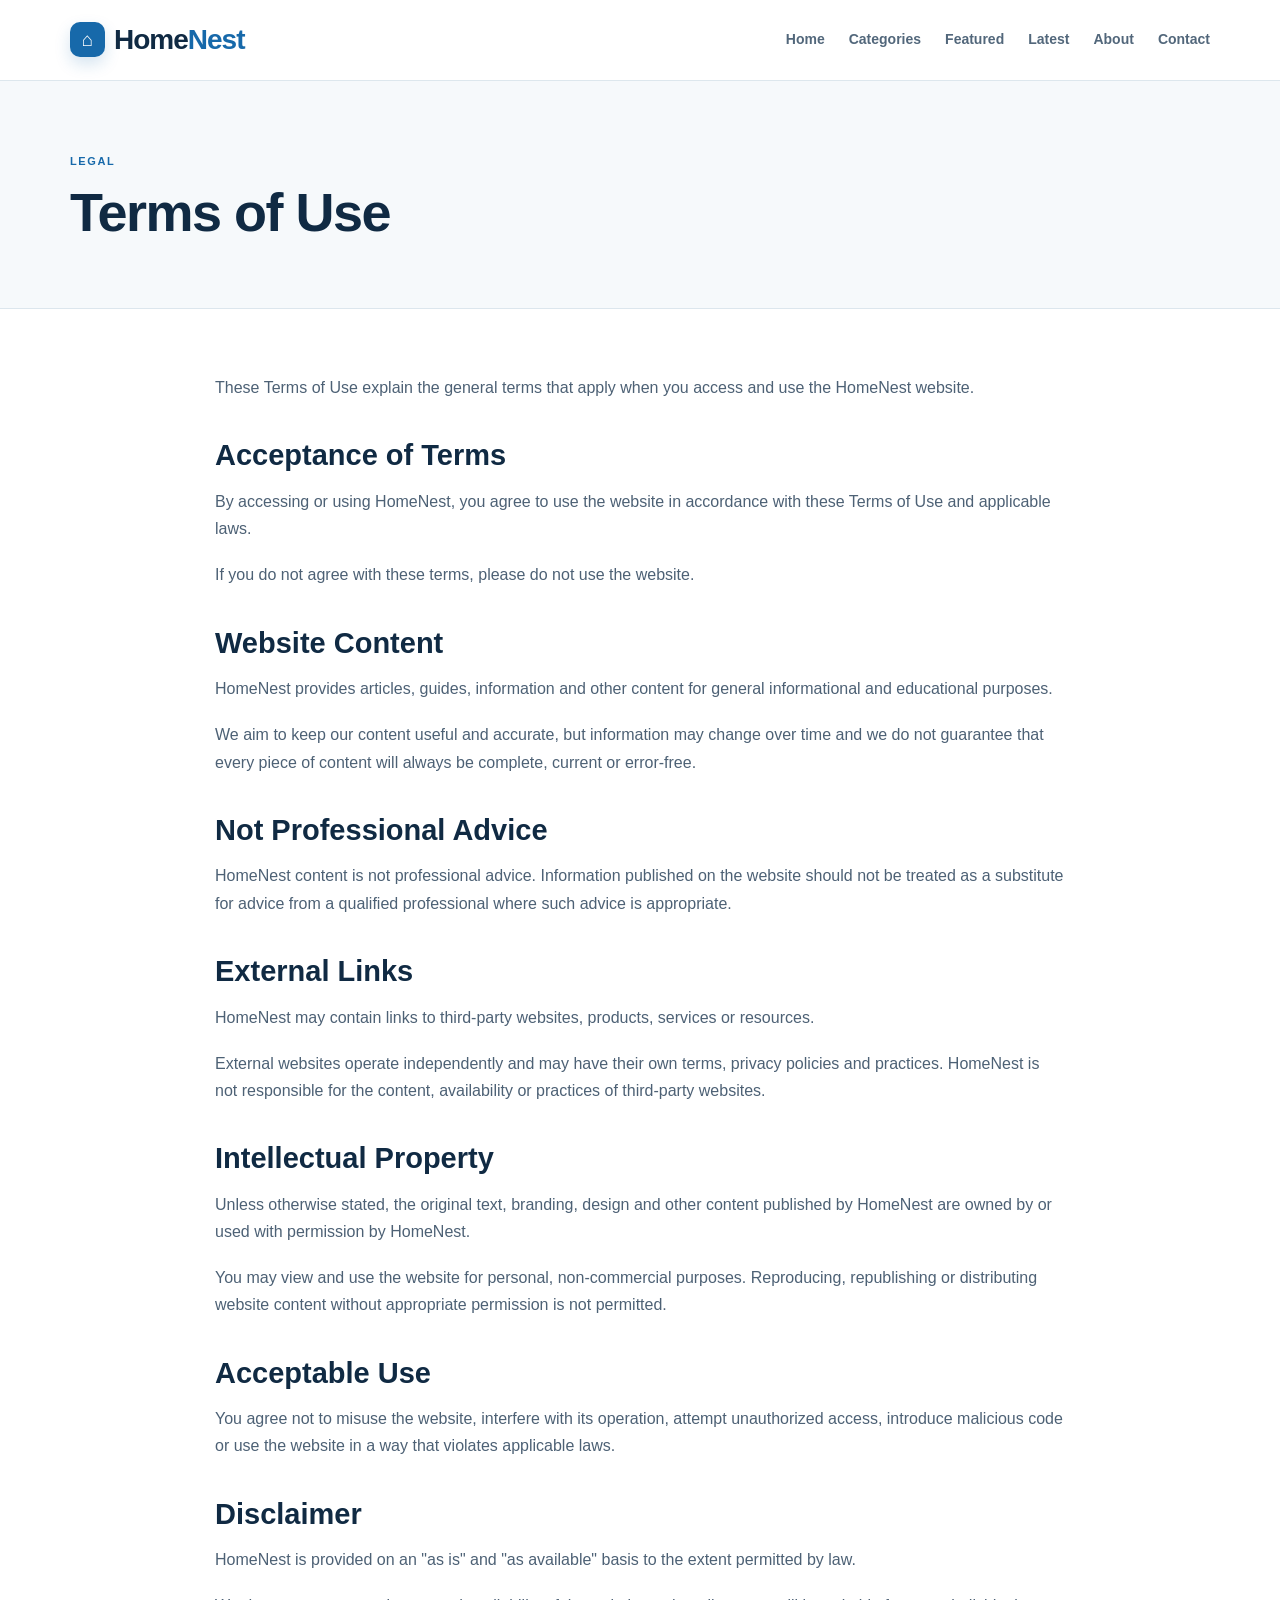
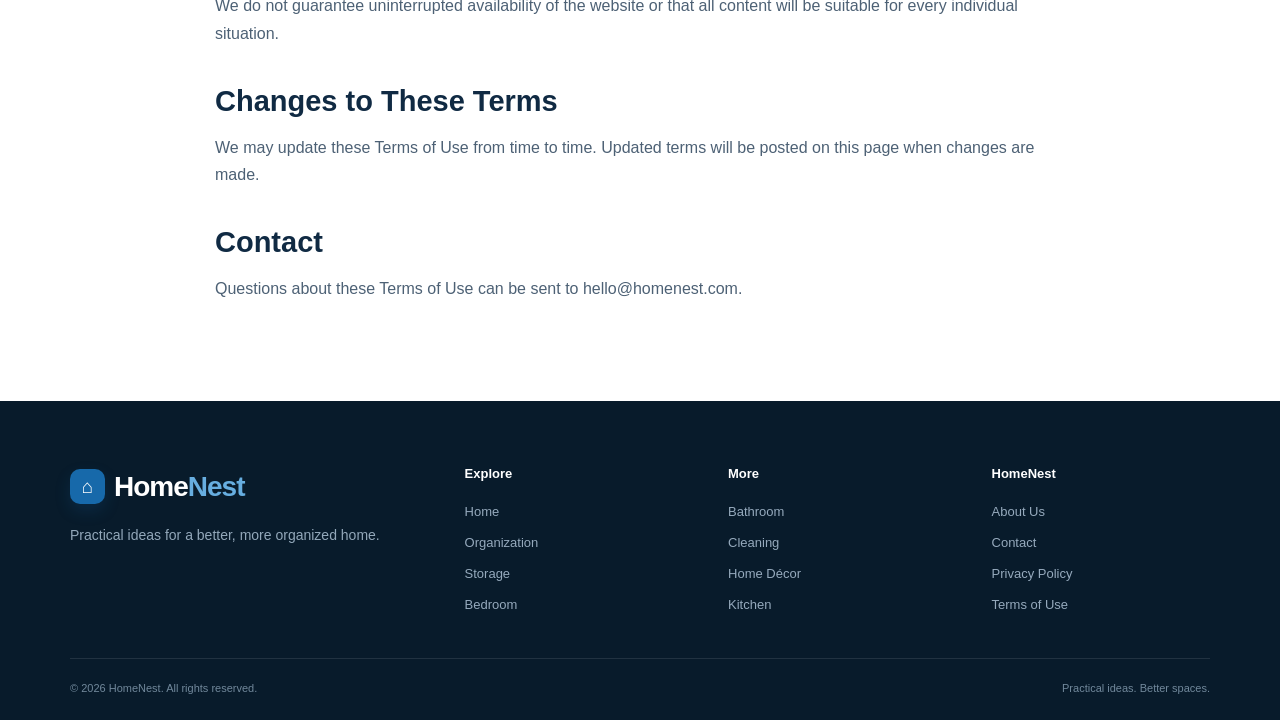
<file: terms.html>
<!DOCTYPE html>
<!-- Paste into terms.html -->

<html lang="en">
<head>
  <meta charset="UTF-8">
  <meta name="viewport" content="width=device-width, initial-scale=1.0">

  <title>Terms of Use — HomeNest</title>
  <meta name="description" content="Read the Terms of Use for using the HomeNest website, its content, information and external links.">
  <meta name="author" content="HomeNest Editorial Team">
  <meta name="robots" content="index, follow">

  <link rel="canonical" href="https://hamzaishaq033-boop.github.io/homenest/terms.html">

  <meta name="google-site-verification" content="PO2u_43AuDkF5000Yihf53EzfjlhtuflF50HynwcxQ">

  <meta property="og:type" content="website">
  <meta property="og:title" content="Terms of Use — HomeNest">
  <meta property="og:description" content="Read the Terms of Use for using the HomeNest website, its content, information and external links.">
  <meta property="og:url" content="https://hamzaishaq033-boop.github.io/homenest/terms.html">
  <meta property="og:site_name" content="HomeNest">

  <meta name="twitter:card" content="summary">
  <meta name="twitter:title" content="Terms of Use — HomeNest">
  <meta name="twitter:description" content="Read the Terms of Use for using the HomeNest website, its content, information and external links.">

  <link rel="stylesheet" href="style.css">

  <script type="application/ld+json">
  {
    "@context": "https://schema.org",
    "@type": "WebPage",
    "name": "Terms of Use — HomeNest",
    "url": "https://hamzaishaq033-boop.github.io/homenest/terms.html",
    "description": "HomeNest Terms of Use."
  }
  </script>
</head>

<body>

<header class="site-header">
  <div class="container header-inner">

    <a href="index.html" class="logo" aria-label="HomeNest Home">
      <span class="logo-mark">⌂</span>
      <span class="logo-text">Home<span>Nest</span></span>
    </a>

    <nav class="main-nav" aria-label="Main navigation">
      <a href="index.html">Home</a>
      <a href="index.html#categories">Categories</a>
      <a href="index.html#featured-articles">Featured</a>
      <a href="index.html#latest-articles">Latest</a>
      <a href="about.html">About</a>
      <a href="contact.html">Contact</a>
    </nav>

  </div>
</header>

<main>

  <section class="page-hero">
    <div class="container">
      <span class="eyebrow">LEGAL</span>
      <h1>Terms of Use</h1>
    </div>
  </section>

  <div class="container">

    <article class="legal-page">

      <p>
        These Terms of Use explain the general terms that apply when you access and use the HomeNest website.
      </p>

      <h2>Acceptance of Terms</h2>

      <p>
        By accessing or using HomeNest, you agree to use the website in accordance with these Terms of Use and applicable laws.
      </p>

      <p>
        If you do not agree with these terms, please do not use the website.
      </p>

      <h2>Website Content</h2>

      <p>
        HomeNest provides articles, guides, information and other content for general informational and educational purposes.
      </p>

      <p>
        We aim to keep our content useful and accurate, but information may change over time and we do not guarantee that every piece of content will always be complete, current or error-free.
      </p>

      <h2>Not Professional Advice</h2>

      <p>
        HomeNest content is not professional advice. Information published on the website should not be treated as a substitute for advice from a qualified professional where such advice is appropriate.
      </p>

      <h2>External Links</h2>

      <p>
        HomeNest may contain links to third-party websites, products, services or resources.
      </p>

      <p>
        External websites operate independently and may have their own terms, privacy policies and practices. HomeNest is not responsible for the content, availability or practices of third-party websites.
      </p>

      <h2>Intellectual Property</h2>

      <p>
        Unless otherwise stated, the original text, branding, design and other content published by HomeNest are owned by or used with permission by HomeNest.
      </p>

      <p>
        You may view and use the website for personal, non-commercial purposes. Reproducing, republishing or distributing website content without appropriate permission is not permitted.
      </p>

      <h2>Acceptable Use</h2>

      <p>
        You agree not to misuse the website, interfere with its operation, attempt unauthorized access, introduce malicious code or use the website in a way that violates applicable laws.
      </p>

      <h2>Disclaimer</h2>

      <p>
        HomeNest is provided on an "as is" and "as available" basis to the extent permitted by law.
      </p>

      <p>
        We do not guarantee uninterrupted availability of the website or that all content will be suitable for every individual situation.
      </p>

      <h2>Changes to These Terms</h2>

      <p>
        We may update these Terms of Use from time to time. Updated terms will be posted on this page when changes are made.
      </p>

      <h2>Contact</h2>

      <p>
        Questions about these Terms of Use can be sent to
        <a href="mailto:hello@homenest.com">hello@homenest.com</a>.
      </p>

    </article>

  </div>

</main>

<footer class="site-footer">
  <div class="container">

    <div class="footer-main">

      <div class="footer-brand">
        <a href="index.html" class="logo">
          <span class="logo-mark">⌂</span>
          <span class="logo-text">Home<span>Nest</span></span>
        </a>

        <p>
          Practical ideas for a better, more organized home.
        </p>
      </div>

      <div class="footer-column">
        <h3>Explore</h3>
        <a href="index.html">Home</a>
        <a href="article.html">Organization</a>
        <a href="storage.html">Storage</a>
        <a href="bedroom.html">Bedroom</a>
      </div>

      <div class="footer-column">
        <h3>More</h3>
        <a href="bathroom.html">Bathroom</a>
        <a href="cleaning.html">Cleaning</a>
        <a href="decor.html">Home Décor</a>
        <a href="food-storage.html">Kitchen</a>
      </div>

      <div class="footer-column">
        <h3>HomeNest</h3>
        <a href="about.html">About Us</a>
        <a href="contact.html">Contact</a>
        <a href="privacy.html">Privacy Policy</a>
        <a href="terms.html">Terms of Use</a>
      </div>

    </div>

    <div class="footer-bottom">
      <p>
        &copy; <span data-current-year>2026</span> HomeNest. All rights reserved.
      </p>

      <p>
        Practical ideas. Better spaces.
      </p>
    </div>

  </div>
</footer>

<script src="script.js"></script>

</body>
</html>
</file>
<file: style.css>
:root {
  --navy: #102a43;
  --navy-dark: #081b2b;
  --blue: #1769aa;
  --blue-dark: #0e4f82;
  --blue-light: #eaf5fb;
  --teal: #2b8c87;
  --teal-light: #e4f4f1;
  --cream: #fbf8f2;
  --sand: #f1e9db;
  --text: #26394d;
  --muted: #6b7c8e;
  --border: #dce6ed;
  --white: #ffffff;
  --surface: #f6f9fb;
  --shadow-sm: 0 8px 22px rgba(16, 42, 67, 0.07);
  --shadow-md: 0 16px 38px rgba(16, 42, 67, 0.11);
  --shadow-lg: 0 25px 60px rgba(16, 42, 67, 0.16);
  --radius: 18px;
  --container: 1140px;
}

* {
  margin: 0;
  padding: 0;
  box-sizing: border-box;
}

html {
  scroll-behavior: smooth;
}

body {
  font-family: Arial, Helvetica, sans-serif;
  background: var(--white);
  color: var(--text);
  line-height: 1.7;
  font-size: 16px;
  overflow-x: hidden;
}

img {
  display: block;
  width: 100%;
  max-width: 100%;
}

a {
  color: inherit;
  text-decoration: none;
}

button,
input,
textarea,
select {
  font: inherit;
}

.container {
  width: min(var(--container), calc(100% - 40px));
  margin: 0 auto;
}

.skip-link {
  position: fixed;
  left: 15px;
  top: -100px;
  z-index: 9999;
  background: var(--navy);
  color: var(--white);
  padding: 10px 14px;
  border-radius: 8px;
}

.skip-link:focus {
  top: 15px;
}


/* =========================
   HEADER
========================= */

.site-header {
  position: sticky;
  top: 0;
  z-index: 1000;
  background: rgba(255, 255, 255, 0.95);
  border-bottom: 1px solid rgba(220, 230, 237, 0.95);
  backdrop-filter: blur(14px);
}

.header-inner {
  min-height: 78px;
  display: flex;
  align-items: center;
  justify-content: space-between;
  gap: 30px;
}

.logo {
  display: inline-flex;
  align-items: center;
  gap: 9px;
  color: var(--navy);
  white-space: nowrap;
}

.logo-mark {
  width: 35px;
  height: 35px;
  display: flex;
  align-items: center;
  justify-content: center;
  border-radius: 10px;
  background: var(--blue);
  color: var(--white);
  font-size: 19px;
  line-height: 1;
  box-shadow: 0 7px 16px rgba(23, 105, 170, 0.18);
}

.logo-text {
  font-size: 28px;
  font-weight: 800;
  letter-spacing: -1px;
}

.logo-text span {
  color: var(--blue);
}

.main-nav {
  display: flex;
  align-items: center;
  justify-content: flex-end;
  gap: 24px;
  flex-wrap: wrap;
}

.main-nav a {
  position: relative;
  color: #52677b;
  font-size: 14px;
  font-weight: 700;
  padding: 28px 0;
  transition: color 0.2s ease;
}

.main-nav a::after {
  content: "";
  position: absolute;
  left: 0;
  bottom: 18px;
  width: 0;
  height: 2px;
  border-radius: 999px;
  background: var(--blue);
  transition: width 0.2s ease;
}

.main-nav a:hover,
.main-nav a.active {
  color: var(--blue);
}

.main-nav a:hover::after,
.main-nav a.active::after {
  width: 100%;
}


/* =========================
   BUTTONS
========================= */

.btn {
  display: inline-flex;
  align-items: center;
  justify-content: center;
  gap: 9px;
  min-height: 51px;
  padding: 13px 21px;
  border: 1px solid var(--blue);
  border-radius: 11px;
  background: var(--blue);
  color: var(--white);
  font-size: 14px;
  font-weight: 800;
  box-shadow: 0 10px 22px rgba(23, 105, 170, 0.18);
  transition: all 0.25s ease;
}

.btn:hover {
  background: var(--blue-dark);
  border-color: var(--blue-dark);
  transform: translateY(-2px);
  box-shadow: 0 14px 28px rgba(15, 79, 130, 0.23);
}

.btn-light {
  background: rgba(255, 255, 255, 0.84);
  color: var(--navy);
  border-color: rgba(255, 255, 255, 0.95);
  box-shadow: none;
}

.btn-light:hover {
  background: var(--white);
  color: var(--blue);
  border-color: var(--white);
}

.btn-white {
  background: var(--white);
  color: var(--blue-dark);
  border-color: var(--white);
  box-shadow: none;
}

.btn-white:hover {
  background: #f4f8fb;
  border-color: #f4f8fb;
}


/* =========================
   HERO
========================= */

.hero {
  position: relative;
  overflow: hidden;
  border-bottom: 1px solid var(--border);
  background:
    radial-gradient(circle at 10% 18%, rgba(255, 255, 255, 0.86), transparent 25%),
    radial-gradient(circle at 88% 12%, rgba(83, 164, 209, 0.19), transparent 28%),
    linear-gradient(135deg, #eaf6fc 0%, #f8fbf8 55%, #f5ede2 100%);
}

.hero-grid {
  position: relative;
  min-height: 655px;
  display: grid;
  grid-template-columns: minmax(0, 1.02fr) minmax(390px, 0.98fr);
  align-items: center;
  gap: 55px;
  padding: 75px 0;
}

.hero-content {
  position: relative;
  z-index: 2;
}

.hero-badge {
  display: inline-flex;
  align-items: center;
  gap: 9px;
  padding: 8px 14px;
  margin-bottom: 22px;
  border: 1px solid rgba(23, 105, 170, 0.16);
  border-radius: 999px;
  background: rgba(255, 255, 255, 0.76);
  color: var(--blue);
  font-size: 11px;
  font-weight: 800;
  letter-spacing: 1.5px;
  box-shadow: var(--shadow-sm);
}

.hero-badge-dot {
  width: 8px;
  height: 8px;
  border-radius: 50%;
  background: var(--teal);
}

.hero h1 {
  max-width: 760px;
  color: var(--navy);
  font-size: clamp(45px, 6vw, 70px);
  line-height: 1.05;
  letter-spacing: -2.8px;
  margin-bottom: 24px;
}

.hero h1 span {
  display: block;
  color: var(--blue);
}

.hero-text {
  max-width: 660px;
  color: #5d7184;
  font-size: 18px;
  line-height: 1.85;
  margin-bottom: 31px;
}

.hero-actions {
  display: flex;
  flex-wrap: wrap;
  gap: 12px;
}

.hero-trust {
  display: flex;
  align-items: center;
  gap: 18px;
  margin-top: 36px;
}

.trust-item {
  display: flex;
  flex-direction: column;
}

.trust-item strong {
  color: var(--navy);
  font-size: 14px;
}

.trust-item span {
  color: #7d8c99;
  font-size: 11px;
  margin-top: 2px;
}

.trust-divider {
  width: 1px;
  height: 31px;
  background: #ced9e2;
}

.hero-visual {
  position: relative;
  min-height: 510px;
  display: flex;
  align-items: center;
  justify-content: center;
}

.hero-main-image {
  position: relative;
  width: min(100%, 515px);
  height: 480px;
  overflow: hidden;
  border: 7px solid rgba(255, 255, 255, 0.84);
  border-radius: 28px;
  background: var(--white);
  box-shadow: var(--shadow-lg);
  transform: rotate(2deg);
}

.hero-main-image img {
  width: 100%;
  height: 100%;
  object-fit: cover;
}

.hero-image-overlay {
  position: absolute;
  inset: 0;
  background: linear-gradient(
    to bottom,
    rgba(16, 42, 67, 0.02),
    rgba(16, 42, 67, 0.20)
  );
}

.floating-card {
  position: absolute;
  z-index: 5;
  display: flex;
  align-items: center;
  gap: 12px;
  padding: 13px 15px;
  border: 1px solid rgba(220, 230, 237, 0.9);
  border-radius: 14px;
  background: rgba(255, 255, 255, 0.96);
  box-shadow: var(--shadow-md);
}

.floating-card strong,
.floating-card span {
  display: block;
}

.floating-card strong {
  color: var(--navy);
  font-size: 13px;
}

.floating-card span {
  color: #7b8997;
  font-size: 11px;
  margin-top: 2px;
}

.floating-icon {
  width: 35px;
  height: 35px;
  display: flex;
  align-items: center;
  justify-content: center;
  border-radius: 10px;
  background: var(--blue-light);
  color: var(--blue);
  font-size: 16px;
}

.floating-card-top {
  top: 55px;
  left: -5px;
}

.floating-card-bottom {
  right: -10px;
  bottom: 58px;
}

.floating-number {
  color: var(--blue);
  font-size: 21px;
  font-weight: 800;
  line-height: 1;
}

.hero-shape {
  position: absolute;
  pointer-events: none;
  border-radius: 50%;
}

.hero-shape-one {
  width: 260px;
  height: 260px;
  top: -120px;
  right: 28%;
  border: 1px solid rgba(43, 140, 135, 0.13);
}

.hero-shape-two {
  width: 190px;
  height: 190px;
  bottom: -100px;
  left: 9%;
  background: rgba(241, 233, 219, 0.52);
}


/* =========================
   QUICK CATEGORY
========================= */

.quick-category-section {
  position: relative;
  z-index: 5;
  margin-top: -36px;
}

.quick-category-wrap {
  display: grid;
  grid-template-columns: repeat(4, minmax(0, 1fr));
  overflow: hidden;
  border: 1px solid var(--border);
  border-radius: 18px;
  background: var(--white);
  box-shadow: var(--shadow-md);
}

.quick-category {
  display: flex;
  align-items: center;
  gap: 13px;
  min-height: 100px;
  padding: 20px 23px;
  border-right: 1px solid var(--border);
  transition: background 0.2s ease, transform 0.2s ease;
}

.quick-category:last-child {
  border-right: 0;
}

.quick-category:hover {
  background: var(--blue-light);
}

.quick-icon {
  width: 43px;
  height: 43px;
  flex: 0 0 auto;
  display: flex;
  align-items: center;
  justify-content: center;
  border-radius: 12px;
  background: var(--blue-light);
  color: var(--blue);
  font-size: 18px;
  font-weight: 700;
}

.quick-category strong,
.quick-category span {
  display: block;
}

.quick-category strong {
  color: var(--navy);
  font-size: 14px;
}

.quick-category span {
  color: #7c8998;
  font-size: 11px;
  margin-top: 2px;
}


/* =========================
   SECTIONS
========================= */

.section {
  padding: 105px 0;
}

.section-soft {
  background: linear-gradient(180deg, #f7fafc 0%, #f3f8fb 100%);
  border-top: 1px solid #edf2f5;
  border-bottom: 1px solid #edf2f5;
}

.section-heading {
  max-width: 770px;
  margin-bottom: 45px;
}

.split-heading {
  max-width: none;
  display: flex;
  align-items: flex-end;
  justify-content: space-between;
  gap: 40px;
}

.split-heading > p {
  max-width: 480px;
  color: var(--muted);
  font-size: 16px;
}

.eyebrow {
  display: inline-block;
  color: var(--blue);
  font-size: 11px;
  font-weight: 800;
  letter-spacing: 1.6px;
  text-transform: uppercase;
}

.section-heading h2 {
  max-width: 720px;
  color: var(--navy);
  font-size: clamp(34px, 4.8vw, 48px);
  line-height: 1.12;
  letter-spacing: -1.7px;
  margin-top: 9px;
}

.section-link {
  flex: 0 0 auto;
  color: var(--blue);
  font-size: 13px;
  font-weight: 800;
  margin-bottom: 7px;
}

.section-link:hover {
  color: var(--blue-dark);
}


/* =========================
   CATEGORIES
========================= */

.category-grid {
  display: grid;
  grid-template-columns: repeat(3, minmax(0, 1fr));
  gap: 22px;
}

.category-card {
  position: relative;
  overflow: hidden;
  border: 1px solid var(--border);
  border-radius: var(--radius);
  background: var(--white);
  box-shadow: var(--shadow-sm);
  transition: transform 0.28s ease, box-shadow 0.28s ease, border-color 0.28s ease;
}

.category-card:hover {
  transform: translateY(-7px);
  border-color: #bfd9e8;
  box-shadow: var(--shadow-md);
}

.category-image {
  height: 220px;
  overflow: hidden;
  background: #e9eef2;
}

.category-image img {
  width: 100%;
  height: 100%;
  object-fit: cover;
  transition: transform 0.45s ease;
}

.category-card:hover .category-image img {
  transform: scale(1.05);
}

.category-card-content {
  padding: 23px 24px 25px;
}

.category-number {
  display: inline-block;
  color: #94a2af;
  font-size: 11px;
  font-weight: 800;
  letter-spacing: 1px;
  margin-bottom: 6px;
}

.category-card h3 {
  color: var(--navy);
  font-size: 21px;
  line-height: 1.35;
  margin-bottom: 9px;
}

.category-card p {
  color: var(--muted);
  font-size: 14px;
  line-height: 1.7;
  margin-bottom: 17px;
}

.category-arrow {
  color: var(--blue);
  font-size: 13px;
  font-weight: 800;
}


/* =========================
   FEATURED
========================= */

.featured-grid {
  display: grid;
  grid-template-columns: minmax(0, 1.45fr) minmax(320px, 0.75fr);
  gap: 23px;
}

.featured-main-card,
.side-article-card {
  overflow: hidden;
  border: 1px solid var(--border);
  border-radius: var(--radius);
  background: var(--white);
  box-shadow: var(--shadow-sm);
}

.featured-image {
  position: relative;
  display: block;
  height: 390px;
  overflow: hidden;
}

.featured-image img {
  width: 100%;
  height: 100%;
  object-fit: cover;
  transition: transform 0.45s ease;
}

.featured-main-card:hover .featured-image img {
  transform: scale(1.035);
}

.image-label,
.image-overlay-label {
  position: absolute;
  left: 18px;
  bottom: 17px;
  padding: 7px 11px;
  border-radius: 999px;
  background: rgba(16, 42, 67, 0.84);
  color: var(--white);
  font-size: 9px;
  font-weight: 800;
  letter-spacing: 1.1px;
  backdrop-filter: blur(7px);
}

.featured-body {
  padding: 29px 30px 28px;
}

.article-category {
  display: inline-block;
  padding: 6px 10px;
  border-radius: 999px;
  background: var(--blue-light);
  color: var(--blue);
  font-size: 10px;
  font-weight: 800;
  letter-spacing: 0.5px;
  margin-bottom: 14px;
}

.featured-body h3 {
  color: var(--navy);
  font-size: 29px;
  line-height: 1.3;
  letter-spacing: -0.7px;
  margin-bottom: 13px;
}

.featured-body h3 a:hover,
.side-article-body h3 a:hover,
.article-card h3 a:hover {
  color: var(--blue);
}

.featured-body p {
  color: var(--muted);
  font-size: 15px;
  line-height: 1.75;
  margin-bottom: 22px;
}

.article-footer {
  display: flex;
  align-items: center;
  justify-content: space-between;
  gap: 20px;
  padding-top: 18px;
  border-top: 1px solid var(--border);
}

.article-footer span {
  color: #8593a1;
  font-size: 11px;
}

.article-footer a,
.read-more {
  color: var(--blue);
  font-size: 12px;
  font-weight: 800;
}

.featured-side {
  display: grid;
  gap: 23px;
}

.side-article-card {
  display: grid;
  grid-template-columns: 145px minmax(0, 1fr);
}

.side-article-image {
  display: block;
  min-height: 205px;
  overflow: hidden;
}

.side-article-image img {
  width: 100%;
  height: 100%;
  object-fit: cover;
  transition: transform 0.45s ease;
}

.side-article-card:hover .side-article-image img {
  transform: scale(1.05);
}

.side-article-body {
  padding: 21px;
}

.side-article-body h3 {
  color: var(--navy);
  font-size: 18px;
  line-height: 1.4;
  margin-bottom: 20px;
}


/* =========================
   LATEST ARTICLES
========================= */

.article-grid {
  display: grid;
  grid-template-columns: repeat(3, minmax(0, 1fr));
  gap: 23px;
}

.article-card {
  overflow: hidden;
  border: 1px solid var(--border);
  border-radius: var(--radius);
  background: var(--white);
  box-shadow: var(--shadow-sm);
  transition: transform 0.28s ease, box-shadow 0.28s ease, border-color 0.28s ease;
}

.article-card:hover {
  transform: translateY(-6px);
  border-color: #bfd9e8;
  box-shadow: var(--shadow-md);
}

.article-card-image {
  position: relative;
  display: block;
  height: 215px;
  overflow: hidden;
  background: #edf1f4;
}

.article-card-image img {
  width: 100%;
  height: 100%;
  object-fit: cover;
  transition: transform 0.45s ease;
}

.article-card:hover .article-card-image img {
  transform: scale(1.05);
}

.article-card-body {
  padding: 24px 24px 26px;
}

.article-card h3 {
  color: var(--navy);
  font-size: 20px;
  line-height: 1.38;
  margin-bottom: 12px;
}

.article-card p {
  color: var(--muted);
  font-size: 14px;
  line-height: 1.75;
  margin-bottom: 19px;
}


/* =========================
   DISCOVER BANNER
========================= */

.discover-section {
  padding: 20px 0 105px;
}

.discover-box {
  position: relative;
  min-height: 385px;
  display: flex;
  align-items: center;
  justify-content: space-between;
  gap: 40px;
  padding: 55px;
  overflow: hidden;
  border-radius: 25px;
  background:
    radial-gradient(circle at 85% 25%, rgba(110, 190, 187, 0.25), transparent 25%),
    linear-gradient(135deg, #0c395d 0%, #1769aa 62%, #26858a 100%);
  box-shadow: var(--shadow-lg);
}

.discover-content {
  position: relative;
  z-index: 2;
  max-width: 700px;
}

.discover-content .eyebrow {
  color: #b8e0de;
}

.discover-content h2 {
  color: var(--white);
  font-size: clamp(34px, 5vw, 51px);
  line-height: 1.12;
  letter-spacing: -1.5px;
  margin: 9px 0 16px;
}

.discover-content p {
  max-width: 660px;
  color: rgba(255, 255, 255, 0.82);
  font-size: 16px;
  line-height: 1.8;
  margin-bottom: 28px;
}

.discover-stat {
  position: relative;
  z-index: 2;
  min-width: 180px;
  text-align: right;
}

.discover-stat strong,
.discover-stat span {
  display: block;
}

.discover-stat strong {
  color: rgba(255, 255, 255, 0.19);
  font-size: 48px;
  line-height: 1;
  font-weight: 800;
}

.discover-stat span {
  max-width: 180px;
  margin-left: auto;
  margin-top: 12px;
  color: rgba(255, 255, 255, 0.65);
  font-size: 12px;
}

.discover-pattern {
  position: absolute;
  width: 320px;
  height: 320px;
  right: -80px;
  top: -65px;
  border: 1px solid rgba(255, 255, 255, 0.12);
  border-radius: 50%;
}

.discover-pattern::before,
.discover-pattern::after {
  content: "";
  position: absolute;
  border: 1px solid rgba(255, 255, 255, 0.10);
  border-radius: 50%;
}

.discover-pattern::before {
  inset: 35px;
}

.discover-pattern::after {
  inset: 75px;
}


/* =========================
   FINAL CTA
========================= */

.final-cta {
  background: var(--cream);
  border-top: 1px solid #eee5d7;
}

.final-cta-inner {
  display: flex;
  align-items: center;
  justify-content: space-between;
  gap: 40px;
}

.final-cta h2 {
  color: var(--navy);
  font-size: clamp(30px, 4vw, 42px);
  line-height: 1.2;
  margin: 8px 0 10px;
}

.final-cta p {
  max-width: 650px;
  color: var(--muted);
  font-size: 15px;
}


/* =========================
   FOOTER
========================= */

.site-footer {
  background: var(--navy-dark);
  color: #d8e4ed;
  padding: 62px 0 22px;
}

.footer-main {
  display: grid;
  grid-template-columns: 1.6fr 1fr 1fr 1fr;
  gap: 45px;
  padding-bottom: 42px;
}

.footer-brand .logo-text {
  color: var(--white);
}

.footer-brand .logo-text span {
  color: #67aee0;
}

.footer-brand p {
  max-width: 310px;
  color: #93a8ba;
  font-size: 14px;
  line-height: 1.8;
  margin-top: 13px;
}

.footer-column {
  display: flex;
  flex-direction: column;
  gap: 9px;
}

.footer-column h3 {
  color: var(--white);
  font-size: 13px;
  margin-bottom: 7px;
}

.footer-column a {
  color: #96aabd;
  font-size: 13px;
  transition: color 0.2s ease;
}

.footer-column a:hover {
  color: var(--white);
}

.footer-bottom {
  display: flex;
  align-items: center;
  justify-content: space-between;
  gap: 20px;
  padding-top: 20px;
  border-top: 1px solid rgba(255, 255, 255, 0.10);
}

.footer-bottom p {
  color: #71889b;
  font-size: 11px;
}


/* =========================
   ARTICLE PAGES
========================= */

.article-hero {
  background:
    radial-gradient(circle at 85% 20%, rgba(91, 165, 210, 0.16), transparent 28%),
    linear-gradient(135deg, #edf7fc 0%, #f8fbfd 100%);
  border-bottom: 1px solid var(--border);
  padding: 72px 0 65px;
}

.article-hero h1 {
  max-width: 900px;
  color: var(--navy);
  font-size: clamp(36px, 6vw, 58px);
  line-height: 1.12;
  letter-spacing: -1.8px;
  margin: 12px 0 20px;
}

.article-meta {
  display: flex;
  flex-wrap: wrap;
  gap: 9px;
  color: #718294;
  font-size: 13px;
}

.article-layout {
  display: grid;
  grid-template-columns: minmax(0, 1fr) 290px;
  gap: 55px;
  align-items: start;
  padding-top: 55px;
  padding-bottom: 70px;
}

.article-content {
  min-width: 0;
  width: 100%;
  max-width: 100%;
  overflow-wrap: break-word;
}

.article-content > * {
  max-width: 100%;
}

.article-content h2 {
  color: var(--navy);
  font-size: 31px;
  line-height: 1.3;
  margin: 40px 0 15px;
}

.article-content h3 {
  color: var(--navy);
  font-size: 23px;
  line-height: 1.35;
  margin: 30px 0 12px;
}

.article-content p {
  color: #4d6175;
  margin-bottom: 20px;
}

.article-content ol,
.article-content ul {
  padding-left: 24px;
  margin: 15px 0 26px;
}

.article-content li {
  color: #4d6175;
  margin-bottom: 13px;
}

.article-content strong {
  color: var(--navy);
}

.article-content a {
  color: var(--blue);
  font-weight: 700;
}

.sidebar {
  position: sticky;
  top: 100px;
  background: var(--surface);
  border: 1px solid var(--border);
  border-radius: var(--radius);
  padding: 25px;
}

.sidebar h3 {
  color: var(--navy);
  font-size: 19px;
  margin-bottom: 16px;
}

.sidebar a {
  display: block;
  padding: 9px 0;
  border-bottom: 1px solid #e2e9ef;
  color: #55697c;
  font-size: 13px;
}

.sidebar a:last-child {
  border-bottom: 0;
}

.sidebar a:hover {
  color: var(--blue);
}


/* =========================
   FAQ
========================= */

.faq {
  margin-top: 35px;
  padding-top: 10px;
}

.faq-item {
  background: var(--white);
  border: 1px solid var(--border);
  border-radius: 12px;
  padding: 20px;
  margin-bottom: 14px;
}

.faq-item h3 {
  color: var(--navy);
  font-size: 19px;
  margin: 0 0 9px;
}

.faq-item p {
  margin-bottom: 0;
}


/* =========================
   STATIC / LEGAL PAGES
========================= */

.page-hero {
  background: var(--surface);
  border-bottom: 1px solid var(--border);
  padding: 65px 0;
}

.page-hero h1 {
  color: var(--navy);
  font-size: clamp(36px, 6vw, 54px);
  line-height: 1.15;
  letter-spacing: -1.5px;
  margin-top: 8px;
}

.legal-page,
.static-page {
  max-width: 850px;
  margin: 0 auto;
  padding: 65px 0 80px;
}

.legal-page h2,
.static-page h2 {
  color: var(--navy);
  font-size: 29px;
  line-height: 1.3;
  margin: 36px 0 13px;
}

.legal-page p,
.static-page p {
  color: #4d6175;
  margin-bottom: 19px;
}

.legal-page ul,
.legal-page ol,
.static-page ul,
.static-page ol {
  padding-left: 23px;
  margin-bottom: 24px;
}

.legal-page li,
.static-page li {
  color: #4d6175;
  margin-bottom: 10px;
}


/* =========================
   CONTACT
========================= */

.contact-page {
  padding: 70px 0 85px;
}

.contact-grid {
  display: grid;
  grid-template-columns: 1fr 1fr;
  gap: 25px;
}

.contact-card {
  background: var(--white);
  border: 1px solid var(--border);
  border-radius: var(--radius);
  padding: 30px;
  box-shadow: var(--shadow-sm);
}

.contact-card h2 {
  color: var(--navy);
  font-size: 26px;
  margin-bottom: 13px;
}

.contact-card p {
  color: var(--muted);
  margin-bottom: 13px;
}

.contact-card a {
  color: var(--blue);
  font-weight: 700;
}


/* =========================
   FORMS
========================= */

.form-group {
  margin-bottom: 18px;
}

.form-group label {
  display: block;
  color: var(--navy);
  font-size: 14px;
  font-weight: 700;
  margin-bottom: 7px;
}

.form-group input,
.form-group textarea,
.form-group select {
  width: 100%;
  border: 1px solid #cdd9e3;
  border-radius: 10px;
  padding: 12px 14px;
  color: var(--text);
  background: var(--white);
  outline: none;
}

.form-group textarea {
  min-height: 150px;
  resize: vertical;
}

.form-group input:focus,
.form-group textarea:focus,
.form-group select:focus {
  border-color: var(--blue);
  box-shadow: 0 0 0 3px rgba(23, 105, 170, 0.10);
}


/* =========================
   RESPONSIVE
========================= */

@media (max-width: 1050px) {

  .hero-grid {
    grid-template-columns: 1fr 0.9fr;
    gap: 35px;
  }

  .hero-main-image {
    height: 430px;
  }

  .quick-category-wrap {
    grid-template-columns: repeat(2, 1fr);
  }

  .quick-category:nth-child(2) {
    border-right: 0;
  }

  .quick-category:nth-child(-n + 2) {
    border-bottom: 1px solid var(--border);
  }

  .category-grid {
    grid-template-columns: repeat(2, minmax(0, 1fr));
  }

  .article-grid {
    grid-template-columns: repeat(2, minmax(0, 1fr));
  }

  .footer-main {
    grid-template-columns: 1.5fr 1fr 1fr 1fr;
  }

}


@media (max-width: 900px) {

  .hero-grid {
    grid-template-columns: 1fr;
    min-height: auto;
    padding: 70px 0 85px;
  }

  .hero-content {
    max-width: 800px;
  }

  .hero-visual {
    min-height: 460px;
  }

  .hero-main-image {
    width: min(100%, 570px);
    height: 430px;
  }

  .featured-grid {
    grid-template-columns: 1fr;
  }

  .featured-side {
    grid-template-columns: repeat(2, minmax(0, 1fr));
  }

  .side-article-card {
    grid-template-columns: 1fr;
  }

  .side-article-image {
    height: 200px;
    min-height: 0;
  }

  .discover-box {
    flex-direction: column;
    align-items: flex-start;
  }

  .discover-stat {
    text-align: left;
  }

  .discover-stat span {
    margin-left: 0;
  }

  .footer-main {
    grid-template-columns: 1.5fr 1fr 1fr;
  }

}


@media (max-width: 700px) {

  .container {
    width: min(var(--container), calc(100% - 28px));
  }

  .site-header {
    position: static;
  }

  .header-inner {
    min-height: auto;
    padding: 16px 0;
    flex-direction: column;
    align-items: flex-start;
    gap: 11px;
  }

  .logo-text {
    font-size: 26px;
  }

  .main-nav {
    width: 100%;
    justify-content: flex-start;
    gap: 9px 17px;
  }

  .main-nav a {
    padding: 0;
    font-size: 12px;
  }

  .main-nav a::after {
    display: none;
  }

  .hero-grid {
    padding: 60px 0 65px;
  }

  .hero h1 {
    font-size: 42px;
    letter-spacing: -1.7px;
  }

  .hero-text {
    font-size: 16px;
    line-height: 1.75;
  }

  .hero-actions {
    flex-direction: column;
  }

  .hero-actions .btn {
    width: 100%;
  }

  .hero-trust {
    gap: 10px;
    justify-content: space-between;
  }

  .trust-divider {
    height: 28px;
  }

  .trust-item strong {
    font-size: 12px;
  }

  .trust-item span {
    font-size: 9px;
  }

  .hero-visual {
    min-height: 400px;
  }

  .hero-main-image {
    height: 370px;
    border-radius: 22px;
  }

  .floating-card-top {
    top: 24px;
    left: 0;
  }

  .floating-card-bottom {
    right: 0;
    bottom: 28px;
  }

  .quick-category-section {
    margin-top: -22px;
  }

  .quick-category-wrap {
    grid-template-columns: 1fr;
  }

  .quick-category,
  .quick-category:nth-child(2) {
    border-right: 0;
    border-bottom: 1px solid var(--border);
  }

  .quick-category:last-child {
    border-bottom: 0;
  }

  .section {
    padding: 75px 0;
  }

  .split-heading {
    display: block;
  }

  .split-heading > p {
    margin-top: 14px;
  }

  .section-heading {
    margin-bottom: 30px;
  }

  .section-heading h2 {
    font-size: 33px;
  }

  .category-grid,
  .article-grid,
  .contact-grid {
    grid-template-columns: 1fr;
  }

  .featured-image {
    height: 280px;
  }

  .featured-body {
    padding: 23px;
  }

  .featured-body h3 {
    font-size: 24px;
  }

  .featured-side {
    grid-template-columns: 1fr;
  }

  .side-article-card {
    grid-template-columns: 145px minmax(0, 1fr);
  }

  .side-article-image {
    height: auto;
    min-height: 180px;
  }

  .discover-section {
    padding-bottom: 75px;
  }

  .discover-box {
    min-height: auto;
    padding: 35px 25px;
    border-radius: 20px;
  }

  .discover-content h2 {
    font-size: 34px;
  }

  .final-cta-inner {
    flex-direction: column;
    align-items: flex-start;
  }

  .final-cta-inner .btn {
    width: 100%;
  }

  .footer-main {
    grid-template-columns: 1fr 1fr;
    gap: 32px 25px;
  }

  .footer-brand {
    grid-column: 1 / -1;
  }

  .footer-bottom {
    flex-direction: column;
    align-items: flex-start;
  }

  .article-hero {
    padding: 55px 0;
  }

  .article-hero h1 {
    font-size: 36px;
  }

  .article-layout {
    grid-template-columns: 1fr;
    padding-top: 40px;
    padding-bottom: 55px;
  }

  .sidebar {
    position: static;
  }

  .page-hero {
    padding: 52px 0;
  }

  .legal-page,
  .static-page {
    padding: 50px 0 65px;
  }

}


@media (max-width: 420px) {

  .logo-mark {
    width: 32px;
    height: 32px;
    font-size: 17px;
  }

  .hero h1 {
    font-size: 36px;
  }

  .hero-main-image {
    height: 330px;
  }

  .floating-card {
    padding: 10px 11px;
  }

  .floating-card strong {
    font-size: 11px;
  }

  .floating-card span {
    font-size: 9px;
  }

  .floating-icon {
    width: 30px;
    height: 30px;
  }

  .category-image {
    height: 200px;
  }

  .article-card-image {
    height: 200px;
  }

  .side-article-card {
    grid-template-columns: 1fr;
  }

  .side-article-image {
    height: 190px;
  }

  .footer-main {
    grid-template-columns: 1fr;
  }

}
</file>
